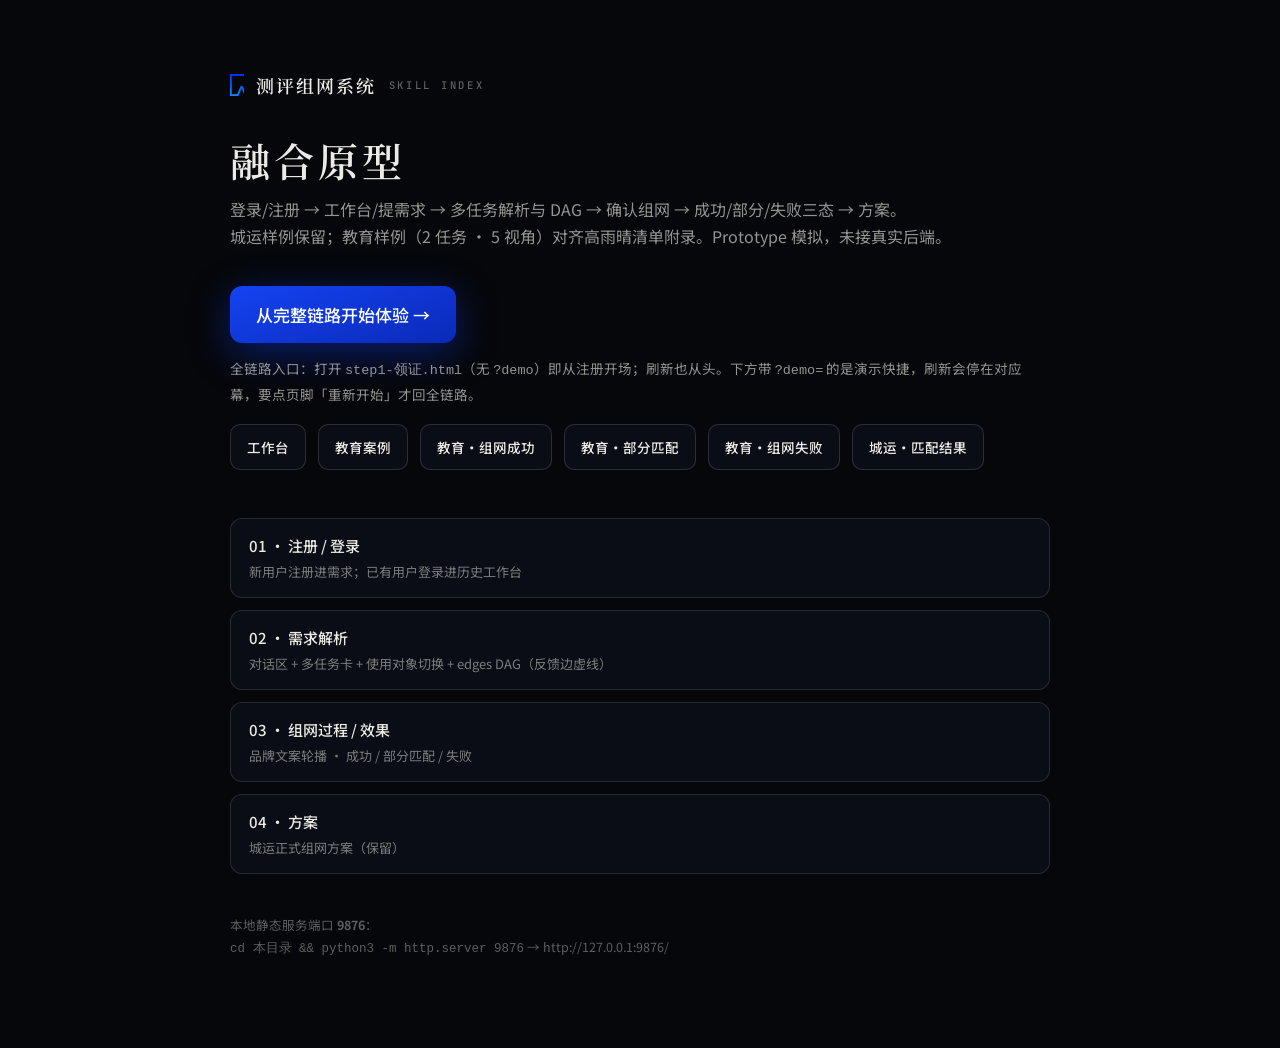
<file: index.html>
<!doctype html>
<html lang="zh-CN">
<head>
<meta charset="utf-8">
<meta name="viewport" content="width=device-width, initial-scale=1">
<title>测评组网系统 · 融合原型</title>
<link rel="stylesheet" href="shell.css">
<style>
html,body{margin:0;min-height:100%;background:#06070A;color:#ECEAE4;
  font-family:NSans,"PingFang SC","Microsoft YaHei",system-ui,sans-serif}
main{max-width:820px;margin:0 auto;padding:72px 28px 80px}
.brand{display:flex;align-items:center;gap:12px;font:600 18px NSerif,"PingFang SC",serif;letter-spacing:.12em}
.brand img{height:22px;filter:brightness(1.35)}
.brand small{font:500 10.5px JBM,monospace;letter-spacing:.26em;color:rgba(236,234,228,.4)}
h1{margin:36px 0 10px;font:600 40px/1.3 NSerif,"PingFang SC",serif;letter-spacing:.1em}
.lead{margin:0 0 36px;font:400 16px/1.7 NSans,"PingFang SC",sans-serif;color:rgba(236,234,228,.62)}
.cta{
  display:inline-flex;align-items:center;gap:12px;text-decoration:none;
  border:0;background:linear-gradient(160deg,#1543F2,#0A2AB8);color:#fff;
  font:500 17px NSans,"PingFang SC",sans-serif;padding:16px 26px;border-radius:12px;
  box-shadow:0 10px 40px rgba(13,59,232,.45);
}
.cta:hover{filter:brightness(1.06)}
.row{display:flex;flex-wrap:wrap;gap:12px;margin-top:18px}
.row a{display:inline-flex;align-items:center;padding:12px 16px;border-radius:10px;text-decoration:none;color:#ECEAE4;
  border:1px solid rgba(255,255,255,.14);background:rgba(14,17,26,.7);font:500 13.5px NSans}
.row a:hover{border-color:rgba(111,147,255,.55)}
.flow{margin-top:48px;display:grid;gap:12px}
.flow a{
  display:block;padding:16px 18px;border-radius:12px;text-decoration:none;color:#ECEAE4;
  border:1px solid rgba(255,255,255,.12);background:rgba(14,17,26,.7);
}
.flow a b{display:block;font:500 15px NSans,"PingFang SC",sans-serif}
.flow a span{display:block;margin-top:6px;font:400 13px NSans,"PingFang SC",sans-serif;color:rgba(236,234,228,.5)}
.flow a:hover{border-color:rgba(111,147,255,.55)}
.note{margin-top:40px;font:400 12.5px/1.7 NSans,"PingFang SC",sans-serif;color:rgba(236,234,228,.38)}
</style>
</head>
<body>
<main>
  <div class="brand"><img src="mark.png" alt="">测评组网系统<small>SKILL INDEX</small></div>
  <h1>融合原型</h1>
  <p class="lead">登录/注册 → 工作台/提需求 → 多任务解析与 DAG → 确认组网 → 成功/部分/失败三态 → 方案。<br>
  城运样例保留；教育样例（2 任务 · 5 视角）对齐高雨晴清单附录。Prototype 模拟，未接真实后端。</p>
  <a class="cta" href="step1-领证.html">从完整链路开始体验 →</a>
  <p class="lead" style="margin-top:14px;margin-bottom:8px;font-size:13.5px">全链路入口：打开 <code>step1-领证.html</code>（无 <code>?demo</code>）即从注册开场；刷新也从头。下方带 <code>?demo=</code> 的是演示快捷，刷新会停在对应幕，要点页脚「重新开始」才回全链路。</p>
  <div class="row">
    <a href="step1-领证.html?demo=workbench">工作台</a>
    <a href="step1-领证.html?demo=edu">教育案例</a>
    <a href="step1-领证.html?demo=edu-match">教育·组网成功</a>
    <a href="step1-领证.html?demo=edu-partial">教育·部分匹配</a>
    <a href="step1-领证.html?demo=edu-fail">教育·组网失败</a>
    <a href="step1-领证.html?demo=match&amp;t=39">城运·匹配结果</a>
  </div>
  <div class="flow">
    <a href="step1-领证.html"><b>01 · 注册 / 登录</b><span>新用户注册进需求；已有用户登录进历史工作台</span></a>
    <a href="step1-领证.html?demo=edu"><b>02 · 需求解析</b><span>对话区 + 多任务卡 + 使用对象切换 + edges DAG（反馈边虚线）</span></a>
    <a href="step1-领证.html?demo=edu-partial"><b>03 · 组网过程 / 效果</b><span>品牌文案轮播 · 成功 / 部分匹配 / 失败</span></a>
    <a href="step1-领证.html?demo=scheme"><b>04 · 方案</b><span>城运正式组网方案（保留）</span></a>
  </div>
  <p class="note">本地静态服务端口 <b>9876</b>：<br><code>cd 本目录 && python3 -m http.server 9876</code> → http://127.0.0.1:9876/</p>
</main>
</body>
</html>
</file>
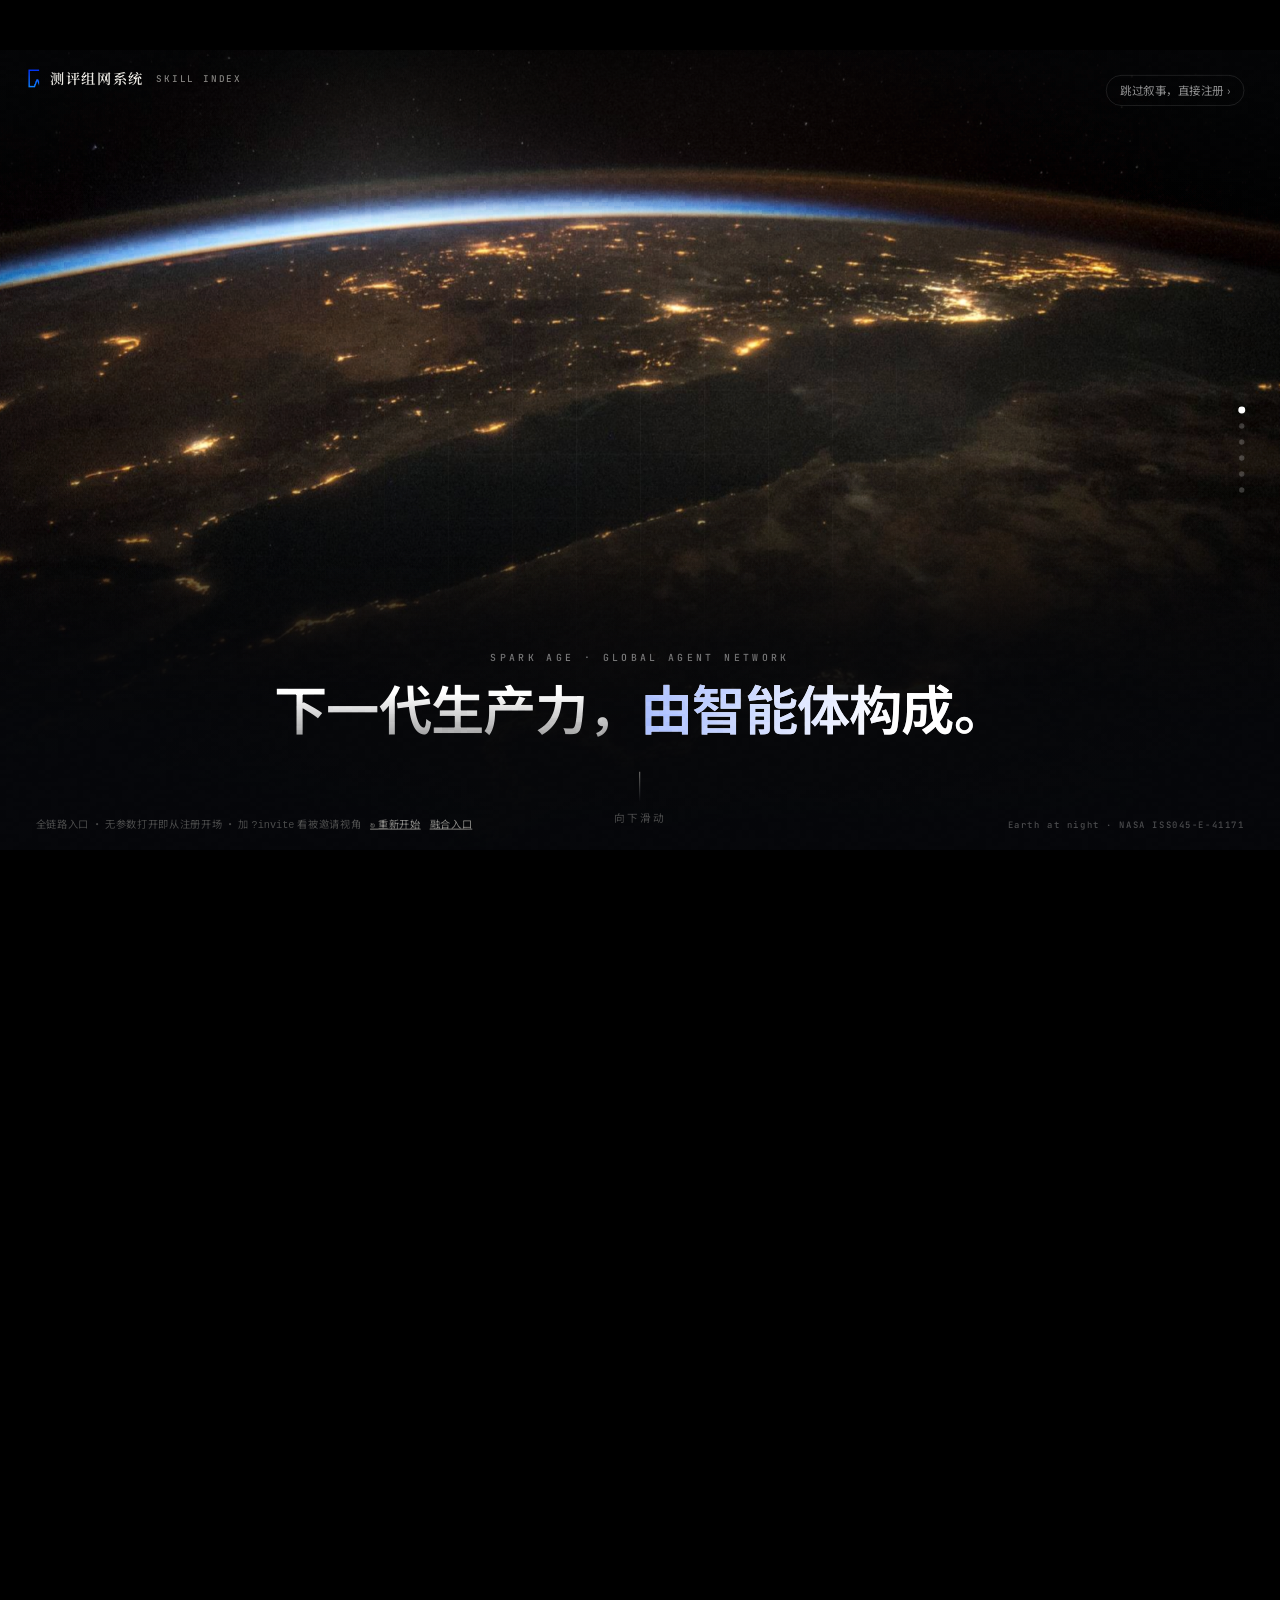
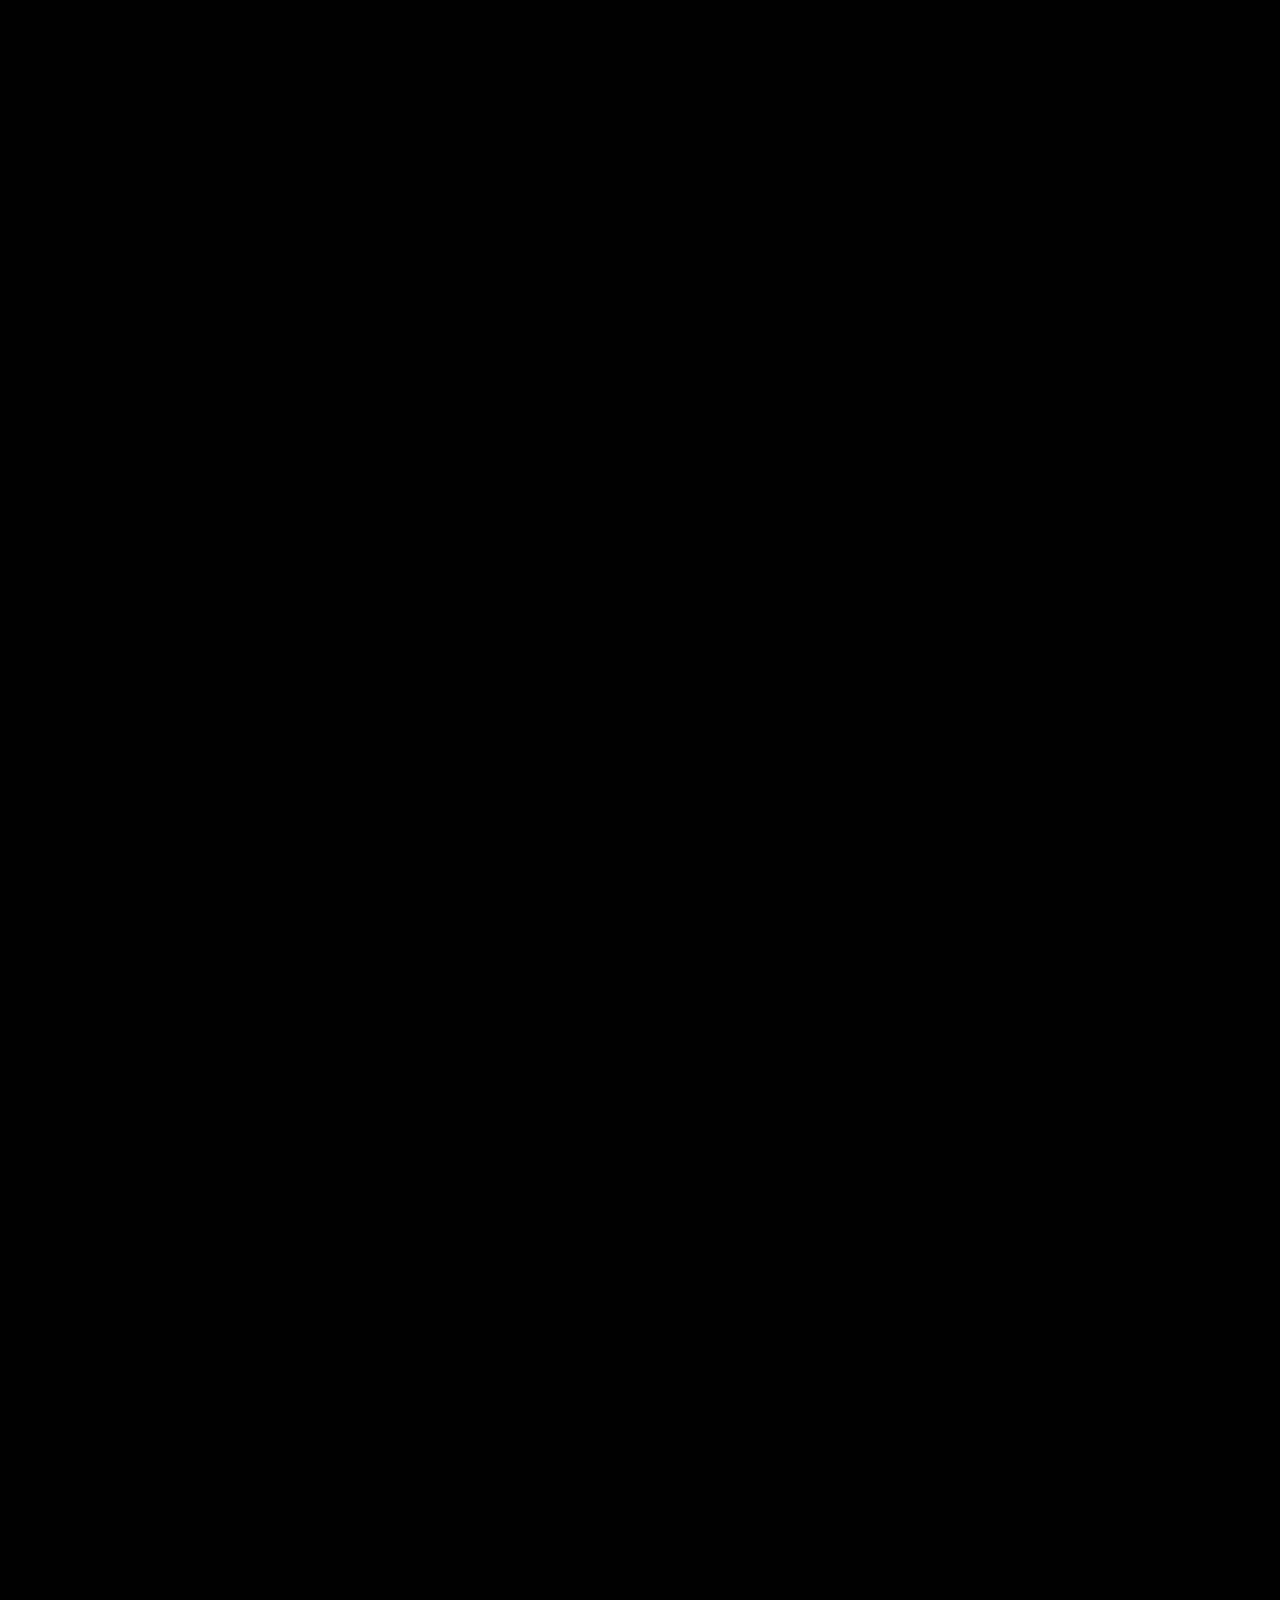
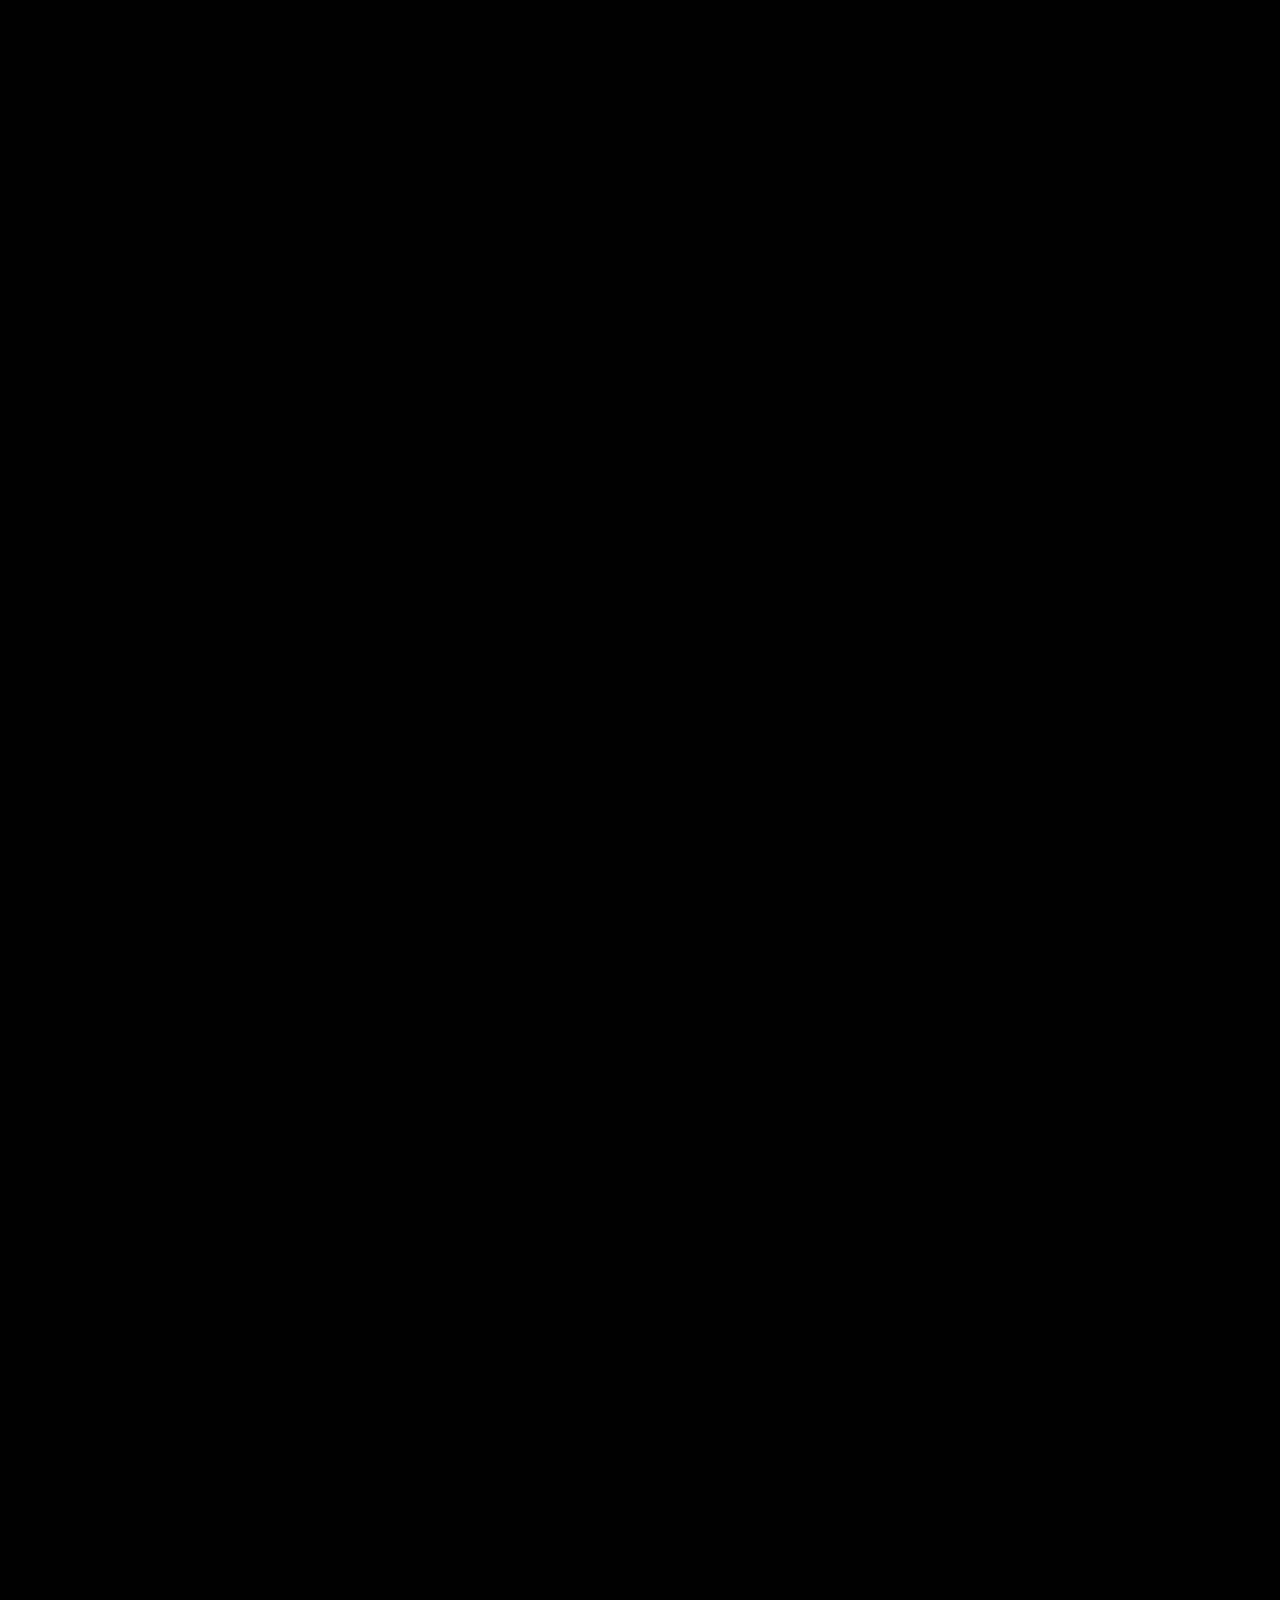
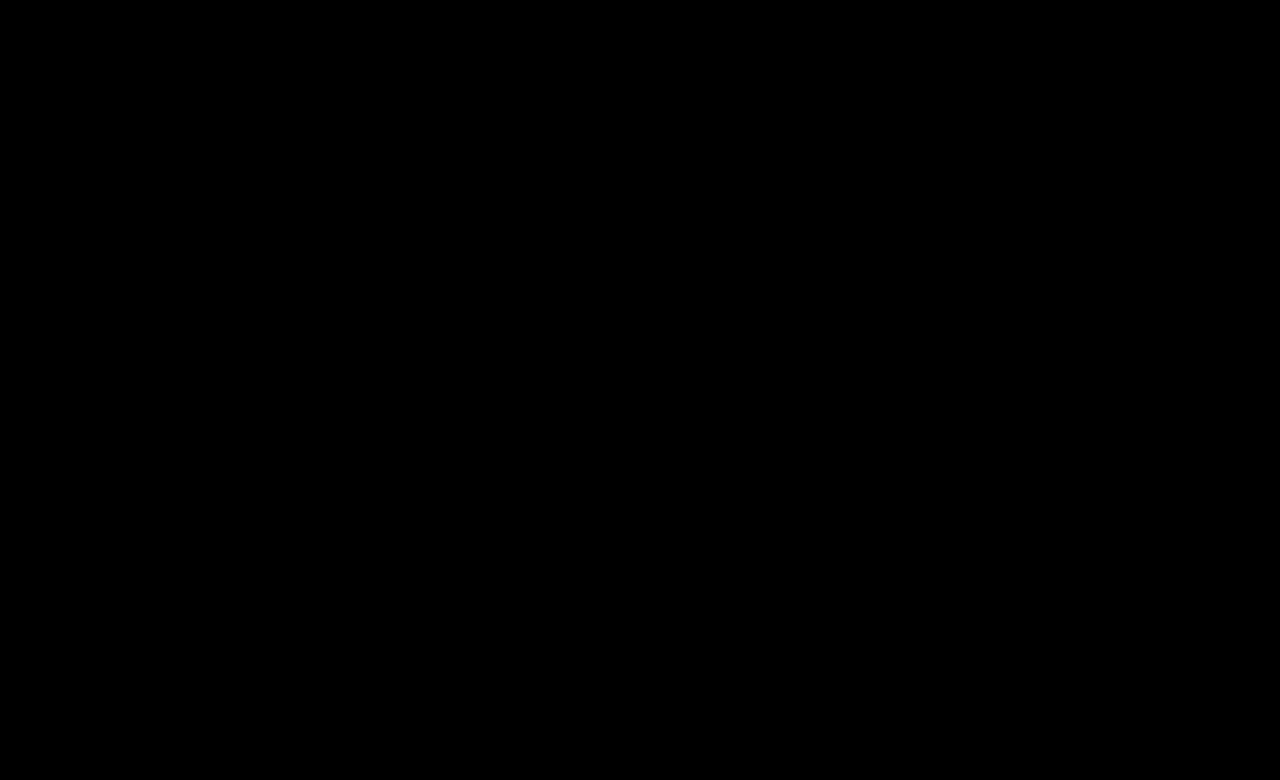
<file: step1-领证.html>
<!doctype html>
<html lang="zh-CN">
<head>
<meta charset="utf-8">
<title>测评组网系统 · 融合原型</title>
<style>
@font-face{font-family:"NR";src:url(fonts/newsreader-400.woff2) format("woff2");font-weight:400}
@font-face{font-family:"NSerif";src:url(fonts/noto-serif-sc-400.woff2) format("woff2");font-weight:400}
@font-face{font-family:"NSerif";src:url(fonts/noto-serif-sc-600.woff2) format("woff2");font-weight:600}
@font-face{font-family:"NSans";src:url(fonts/NotoSansSC-var.ttf) format("truetype");font-weight:100 900}
@font-face{font-family:"JBM";src:url(fonts/JetBrainsMono-var.ttf) format("truetype");font-weight:100 800}
:root{--void:#06070A;--ink:#ECEAE4;--mut:rgba(236,234,228,.58);--faint:rgba(236,234,228,.3);--line:rgba(255,255,255,.14);
  --blue:#0D3BE8;--blue-hi:#6F93FF;--silver:#DCE6FF;--gold:#D4AF6A;--ember:#FF9A62;
  --paper:#F8F7F3;--pink:#15171C;--ink2:#5B606B;--ink3:#9A9EA6;--rule:#DEDBD3}
*{box-sizing:border-box}
html,body{margin:0;background:#000}
body{overflow-x:hidden}
#scroll{width:1px}
body{font-family:NSans,"PingFang SC","Microsoft YaHei",system-ui,sans-serif;color:var(--ink);-webkit-font-smoothing:antialiased}
#app{position:fixed;left:0;top:0;width:1440px;height:900px;background:var(--void);transform-origin:0 0;overflow:hidden}
#bg{position:absolute;inset:0}
button{font:inherit;cursor:pointer}
.layer{position:absolute;inset:0;pointer-events:none;opacity:0;transition:opacity .6s}
.layer.on{opacity:1;pointer-events:auto}
/* 顶栏 */
.top{position:absolute;left:40px;right:40px;top:28px;display:flex;justify-content:space-between;align-items:center;z-index:5}
.brand{display:flex;align-items:center;gap:12px;font:600 15px NSerif;letter-spacing:.12em;color:var(--ink)}
.brand img{height:20px;filter:brightness(1.4)}
.brand small{font:500 10.5px JBM;letter-spacing:.26em;color:var(--faint)}
.skip{background:none;border:1px solid var(--line);color:var(--mut);font:400 13px NSans;padding:7px 15px;border-radius:999px}
.skip:hover{color:var(--ink);border-color:rgba(255,255,255,.35)}
.chipme{display:none;align-items:center;gap:10px;padding:5px 14px 5px 5px;border:1px solid var(--line);border-radius:999px;background:rgba(12,15,24,.8)}
.chipme.on{display:flex;animation:pop .6s cubic-bezier(.2,1.4,.4,1)}
@keyframes pop{0%{transform:scale(.4);opacity:0}100%{transform:scale(1);opacity:1}}
.si{display:inline-grid;place-items:center;width:28px;height:34px;background:linear-gradient(160deg,#1543F2,#071B7A);color:#fff;font:400 17px NR;border-radius:3px;position:relative;flex:none}
.si::before{content:"14";position:absolute;left:3px;top:1px;font:500 6px JBM}
.si.grey{background:linear-gradient(160deg,#D9D6CE,#BDB9B0);color:#15171C}
.chipme b{display:block;font:500 13px NSans}.chipme div span{display:block;font:500 10px JBM;letter-spacing:.14em;color:var(--mut)}
/* 叙事 */
.story{position:absolute;left:0;right:0;top:0;bottom:0;display:flex;flex-direction:column;align-items:center;justify-content:center;text-align:center}
.line{font:300 34px/1.6 NSerif;letter-spacing:.08em;color:var(--ink);opacity:0;transform:translateY(10px);filter:blur(6px);transition:all 1s cubic-bezier(.2,.8,.2,1);position:absolute;left:0;right:0;top:720px}
.line.on{opacity:1;transform:none;filter:none}
.line.off{opacity:0;transform:translateY(-10px);filter:blur(6px)}
.line em{font-style:normal;color:var(--ember)}.line i{font-style:normal;color:var(--blue-hi)}
/* 欢迎 + 输入 */
.hero{position:absolute;left:0;right:0;top:220px;text-align:center;transition:top .8s cubic-bezier(.2,.8,.2,1)}
.hero.up{top:96px}
.kick{font:500 12px JBM;letter-spacing:.34em;color:var(--blue-hi);margin-bottom:22px}
.kick.inv{font:400 15px NSans;letter-spacing:.06em;color:var(--gold)}
.hero h1{margin:0;font:600 52px/1.25 NSerif;letter-spacing:.12em;transition:font-size .8s}
.hero.up h1{font-size:34px}
.hero p{margin:18px 0 0;font:400 17px NSans;color:var(--mut);letter-spacing:.06em}
.hero p b{font:400 22px NR;color:var(--ink);letter-spacing:0}
.ask{position:absolute;left:50%;top:470px;width:760px;margin-left:-380px;transition:all .8s cubic-bezier(.2,.8,.2,1)}
.ask.up{top:250px}
.box{display:flex;align-items:center;gap:14px;padding:10px 10px 10px 24px;border:1px solid rgba(255,255,255,.22);border-radius:16px;background:rgba(14,17,26,.85);box-shadow:0 0 60px rgba(13,59,232,.18)}
.box input{flex:1;background:none;border:0;outline:0;color:var(--ink);font:400 18px NSans;padding:12px 0}
.box input::placeholder{color:var(--faint)}
.go{border:0;background:var(--ink);color:#111;font:500 15px NSans;padding:12px 20px;border-radius:10px;white-space:nowrap}
.go:disabled{opacity:.35;cursor:default}
.eg{margin-top:14px;text-align:left;font:400 13px NSans;color:var(--faint)}
.eg button{background:none;border:1px solid var(--line);color:var(--mut);font:400 13px NSans;padding:5px 12px;border-radius:999px;margin-left:8px}
.eg button:hover{color:var(--ink)}
/* 预告 */
.res{position:absolute;left:50%;top:290px;width:980px;margin-left:-490px;text-align:center}
.need{font:400 14px NSans;color:var(--mut);margin-bottom:16px}
.need b{color:var(--ink);font-weight:400}
.found{font:400 26px NSerif;letter-spacing:.06em}
.found b{font:400 46px NR;color:var(--gold);margin:0 6px;vertical-align:-4px}
.scan{font:500 13px JBM;letter-spacing:.24em;color:var(--blue-hi)}
.grid{display:grid;grid-template-columns:repeat(3,1fr);gap:12px;margin-top:22px;text-align:left}
.ag{position:relative;border:1px solid var(--line);background:rgba(14,17,26,.85);padding:16px 18px;border-radius:12px;overflow:hidden;transition:border-color .5s}
.ag .in{filter:blur(7px);transition:filter .7s}
.ag.open .in{filter:none}.ag.open{border-color:rgba(111,147,255,.5)}
.ag small{font:500 10.5px JBM;letter-spacing:.2em;color:var(--blue-hi)}
.ag b{display:block;margin:6px 0 4px;font:500 17px NSans}
.ag span{font:400 13px NSans;color:var(--mut)}
.ag em{position:absolute;right:16px;top:16px;font:500 11px JBM;font-style:normal;color:var(--gold)}
.lock{position:absolute;inset:0;display:grid;place-items:center;font:400 12px NSans;color:var(--mut);transition:opacity .4s}
.ag.open .lock{opacity:0}
.more{margin-top:14px;font:400 13px NSans;color:var(--faint)}
.gate{margin-top:30px}
.gate p{margin:0 0 16px;font:400 16px NSans;color:var(--mut)}
.cta{border:0;background:linear-gradient(160deg,#1543F2,#0A2AB8);color:#fff;font:500 17px NSans;padding:16px 28px;border-radius:12px;display:inline-flex;align-items:center;gap:12px;box-shadow:0 10px 40px rgba(13,59,232,.45)}
.cta .si{width:24px;height:29px;font-size:14px;border:1px solid rgba(255,255,255,.6)}
.cta small{font:400 13px NSans;opacity:.75}
.next{display:none;gap:12px;justify-content:center;margin-top:30px}
.next.on{display:flex}
.btn2{background:transparent;border:1px solid rgba(255,255,255,.25);color:var(--ink);font:500 15px NSans;padding:14px 22px;border-radius:12px}
.btnw{border:0;background:var(--ink);color:#111;font:500 16px NSans;padding:15px 26px;border-radius:12px}
/* 注册面板 */
#issue{background:rgba(4,5,8,.72);backdrop-filter:blur(6px)}
.reg-panel{grid-template-columns:1fr!important;width:560px!important;height:auto!important;min-height:520px;margin-left:-280px!important}
.reg-panel .form h2{font-size:28px}
.panel{position:absolute;left:50%;top:50%;width:1080px;height:640px;margin:-320px 0 0 -540px;display:grid;grid-template-columns:1fr 470px;background:var(--paper);color:var(--pink);border-radius:20px;overflow:hidden;box-shadow:0 40px 120px rgba(0,0,0,.6);transform:translateY(20px);transition:transform .6s cubic-bezier(.2,.8,.2,1)}
#issue.on .panel{transform:none}
.form{padding:56px 56px 40px;display:flex;flex-direction:column}
.form .k{font:500 11px JBM;letter-spacing:.3em;color:var(--blue)}
.form h2{margin:14px 0 8px;font:600 34px NSerif;letter-spacing:.1em}
.form .sub{font:400 15px NSans;color:var(--ink2)}
.f{margin-top:26px}
.f label{display:flex;justify-content:space-between;font:500 12px JBM;letter-spacing:.2em;color:var(--ink3)}
.f label i{font:400 12.5px NSans;font-style:normal;letter-spacing:.02em;color:var(--blue);opacity:0;transition:opacity .3s}
.f.fill label i{opacity:1}
.f input{width:100%;margin-top:8px;border:0;border-bottom:1.5px solid var(--rule);background:none;outline:0;font:400 20px NSans;color:var(--pink);padding:8px 0;transition:border-color .3s}
.f input:focus{border-color:var(--pink)}
.calm{margin-top:auto;font:400 12.5px NSans;color:var(--ink3)}
.sign{margin-top:14px;border:0;background:var(--pink);color:#fff;font:500 16px NSans;padding:16px 0;border-radius:12px;width:100%}
.sign:disabled{opacity:.3;cursor:default}
.cardside{background:#E9E6DF;display:grid;place-items:center;position:relative;perspective:1400px}
.status{position:absolute;left:0;right:0;bottom:22px;text-align:center;font:400 13px NSans;color:var(--ink2)}
.status b{color:var(--blue);font-weight:500}.status.pend b{color:#8A6A1F}
/* 卡（沿用 Si-ID v1，整体缩放） */
.cwrap{width:372px;height:533px;position:relative;flex:none}
.card{position:absolute;left:0;top:0;width:600px;height:860px;transform-origin:0 0;border-radius:24px;background:#F8F7F3;overflow:hidden;color:#15171C;
  box-shadow:0 30px 60px -20px rgba(20,24,40,.45),0 8px 18px -8px rgba(20,24,40,.3);transition:transform .5s cubic-bezier(.2,.8,.2,1)}
.card .art{position:absolute;left:16px;top:16px;width:568px;height:560px;border-radius:12px;overflow:hidden}
.card canvas{position:absolute;inset:0;width:100%;height:100%}
.c-top{position:absolute;left:44px;right:44px;top:42px;display:flex;justify-content:space-between;z-index:2;color:rgba(255,255,255,.92)}
.c-top .t1{font:500 13px JBM;letter-spacing:.32em}.c-top .t1 i{display:block;font:400 19px NSerif;font-style:normal;letter-spacing:.2em;margin-top:9px}
.c-top .t2{text-align:right;font:500 12px/1.7 JBM;letter-spacing:.24em;opacity:.85}.c-top .t2 b{display:block;font:400 26px NR;letter-spacing:.02em;color:#fff}
.tile{position:absolute;left:50%;top:150px;width:272px;height:300px;margin-left:-136px;z-index:2;border:1.5px solid rgba(255,255,255,.95);background:rgba(7,27,122,.78);color:#fff}
.tile .n{position:absolute;left:22px;top:18px;font:500 22px JBM}.tile .m{position:absolute;right:20px;top:22px;font:500 13px JBM;opacity:.8}
.tile .sym{position:absolute;left:0;right:0;top:54px;text-align:center;font:400 156px/1 NR;letter-spacing:-.02em}
.tile .nm{position:absolute;left:0;right:0;bottom:22px;text-align:center}.tile .nm b{display:block;font:400 22px NR;letter-spacing:.06em}.tile .nm small{display:block;margin-top:6px;font:500 12px JBM;letter-spacing:.32em;opacity:.85}
.die{position:absolute;left:44px;right:44px;top:540px;display:flex;justify-content:space-between;z-index:2;font:500 11px JBM;letter-spacing:.26em;color:rgba(255,255,255,.78)}
.label{position:absolute;left:44px;right:44px;top:600px}
.label .who{display:flex;align-items:baseline;gap:14px;padding-bottom:12px;border-bottom:1px solid #DEDBD3;min-height:48px}
.label .who b{font:600 30px NSerif;letter-spacing:.12em}.label .who span{font:400 15px NSans;color:#5B606B}
.label dl{display:grid;grid-template-columns:64px 1fr;row-gap:10px;margin:14px 0 0}
.label dt{font:500 11px JBM;letter-spacing:.24em;color:#9A9EA6;padding-top:3px}.label dd{margin:0;font:400 15.5px NSans;min-height:22px}.label dd.mono{font:500 15px JBM;letter-spacing:.12em}
.pend-tag{display:none;font:500 12px JBM;letter-spacing:.2em;padding:4px 10px;border:1.5px dashed #15171C;margin-left:6px}
.card.pending .pend-tag{display:inline-block}
.card.pending .c-top,.card.pending .die{color:rgba(21,23,28,.72)}.card.pending .c-top .t2 b{color:#15171C}
.card.pending .tile{background:rgba(244,242,237,.85);border-color:#15171C;color:#15171C}
.stamp{position:absolute;right:38px;top:612px;width:104px;height:128px;z-index:3;background:#fff;padding:9px;filter:drop-shadow(0 3px 5px rgba(0,0,0,.18));
  -webkit-mask:linear-gradient(#000 0 0) center/calc(100% - 10px) calc(100% - 10px) no-repeat,radial-gradient(circle 4px,transparent 3.5px,#000 4px) -5px -5px/10px 10px round;
  opacity:0;transform:rotate(-7deg) scale(2.2)}
.stamp.on{animation:stamp .55s cubic-bezier(.3,1.6,.5,1) forwards}
@keyframes stamp{0%{opacity:0;transform:rotate(-20deg) scale(2.2)}100%{opacity:1;transform:rotate(-7deg) scale(1)}}
.stamp .in{width:100%;height:100%;background:linear-gradient(160deg,#1240f0,#071B7A);color:#fff;position:relative;text-align:center}
.stamp .in b{display:block;padding-top:14px;font:400 44px/1 NR}.stamp .in small{position:absolute;left:0;right:0;font:600 7.5px JBM;letter-spacing:.2em}
.stamp .in small.s1{bottom:26px}.stamp .in small.s2{bottom:12px;opacity:.75}
.flash{position:absolute;inset:0;background:radial-gradient(circle at 70% 75%,rgba(255,255,255,.9),transparent 60%);opacity:0;pointer-events:none;z-index:4}
.flash.on{animation:fl .8s}@keyframes fl{0%{opacity:.9}100%{opacity:0}}
.card.shake{animation:sk .35s}@keyframes sk{30%{translate:0 4px}60%{translate:0 -2px}}
/* 分享 */
#share{background:rgba(4,5,8,.78);backdrop-filter:blur(6px)}
.sp{position:absolute;left:50%;top:50%;width:760px;margin:-300px 0 0 -380px;display:flex;gap:40px;align-items:center}
.sp .txt h3{margin:0 0 10px;font:600 28px NSerif;letter-spacing:.08em}
.sp .txt p{margin:0 0 22px;font:400 15px/1.8 NSans;color:var(--mut)}
.sp .x{position:absolute;right:-40px;top:-20px;background:none;border:0;color:var(--mut);font-size:22px}
.demo{position:absolute;left:40px;bottom:22px;font:400 11.5px NSans;color:var(--faint);z-index:6}
.demo a{color:var(--mut);margin-left:10px}

/* v3 滚动叙事 */
#welcome .hero2 h1{color:transparent !important;text-shadow:none !important}
.heroS{position:absolute;left:0;right:0;top:0;bottom:0;pointer-events:none}
.heroS .k{position:absolute;left:0;right:0;top:668px;text-align:center;font:500 12px JBM;letter-spacing:.5em;color:var(--mut)}
.heroS h1{position:absolute;left:0;right:0;top:698px;margin:0;text-align:center;font:600 52px/1.2 NSerif;letter-spacing:.1em;color:#fff;text-shadow:0 0 40px rgba(0,0,0,.9)}
.heroS h1 span{background:linear-gradient(90deg,#9DB5FF,#fff 55%,#E9D3A3);-webkit-background-clip:text;background-clip:text;-webkit-text-fill-color:transparent}
.hint{position:absolute;left:50%;top:812px;transform:translateX(-50%);display:flex;flex-direction:column;align-items:center;gap:8px;font:400 12px NSans;letter-spacing:.3em;color:var(--faint)}
.hint i{width:1px;height:34px;background:linear-gradient(var(--mut),transparent);animation:drop 1.8s ease-in-out infinite}
@keyframes drop{0%{transform:scaleY(0);transform-origin:top}50%{transform:scaleY(1);transform-origin:top}51%{transform-origin:bottom}100%{transform:scaleY(0);transform-origin:bottom}}
.prog{position:absolute;right:40px;top:50%;transform:translateY(-50%);display:flex;flex-direction:column;gap:12px;z-index:6}
.prog i{width:6px;height:6px;border-radius:50%;background:rgba(255,255,255,.2);transition:all .3s}
.prog i.on{background:#fff;box-shadow:0 0 10px rgba(255,255,255,.7);transform:scale(1.3)}
/* v2 叙事 */
#story::after{content:"";position:absolute;left:0;right:0;bottom:0;height:330px;background:linear-gradient(transparent,rgba(6,7,10,.86) 55%);pointer-events:none;z-index:-1}
#story{z-index:1}
.line{text-shadow:0 0 30px rgba(0,0,0,.9)}
.line{font:300 40px/1.5 NSerif !important;letter-spacing:.06em !important;top:690px !important;text-align:center;transition:none !important;opacity:0}
.line::before{content:attr(data-n);display:block;font:500 11px JBM;letter-spacing:.42em;color:var(--faint);margin-bottom:16px}
.line b{font-weight:400 !important;color:#fff !important;background:linear-gradient(90deg,#9DB5FF,#fff 60%,#E9D3A3);-webkit-background-clip:text;background-clip:text;-webkit-text-fill-color:transparent}
.odo{position:absolute;left:0;right:0;top:250px;text-align:center;opacity:0;transition:opacity .7s}
.odo.on{opacity:1}
.odo .lab{font:500 12px JBM;letter-spacing:.44em;color:var(--mut);margin-bottom:14px;transition:color .5s}
.odo .num{display:inline-flex;font:300 92px/1 NR;letter-spacing:-.01em;color:#fff;height:96px;overflow:hidden}
.odo .num span{display:inline-block;height:96px;overflow:hidden;position:relative}
.odo .num span i{display:block;font-style:normal;transition:transform .9s cubic-bezier(.2,.8,.2,1)}
.odo .num span.sep{width:.28em;color:rgba(255,255,255,.4)}
.odo .zh{margin-top:18px;font:400 22px NSerif;letter-spacing:.5em;color:var(--gold);opacity:0;transform:translateY(8px);transition:all .7s}
.odo.future .lab{color:var(--gold)}.odo.future .zh{opacity:1;transform:none}
/* 欢迎页样卡 */
.spec{position:absolute;left:50%;top:328px;width:240px;height:344px;margin-left:-120px;perspective:1200px}
.spec .card{transform-origin:0 0}
.spec .sh{position:absolute;inset:0;border-radius:15px;pointer-events:none;background:linear-gradient(115deg,transparent 35%,rgba(255,255,255,.55) 48%,transparent 60%);mix-blend-mode:soft-light;background-size:250% 100%;animation:shine 4.5s ease-in-out infinite}
@keyframes shine{0%{background-position:120% 0}60%,100%{background-position:-60% 0}}
.spec-wrap{position:absolute;inset:0;transform-style:preserve-3d;animation:sway 7s ease-in-out infinite}
@keyframes sway{0%,100%{transform:rotateY(-14deg) rotateX(6deg) translateY(0)}50%{transform:rotateY(12deg) rotateX(-4deg) translateY(-8px)}}
.spec-shadow{position:absolute;left:50%;top:690px;width:220px;height:26px;margin-left:-110px;background:radial-gradient(closest-side,rgba(13,59,232,.5),transparent);filter:blur(6px)}
.hero2{top:96px !important}.hero2 h1{font-size:50px !important}
.ctaw{top:728px !important}
.cta{background:linear-gradient(180deg,#2A57FF,#0D3BE8 55%,#0A2AB8) !important;box-shadow:0 1px 0 rgba(255,255,255,.35) inset,0 18px 50px -10px rgba(13,59,232,.7),0 0 0 1px rgba(255,255,255,.08) !important}
.cta:hover{filter:brightness(1.1)}

.line b{font-weight:600;color:var(--blue-hi)}
.meter{position:absolute;left:0;right:0;top:118px;text-align:center;opacity:0;transition:opacity .6s}
.meter.on{opacity:1}
.meter small{display:block;font:500 12px JBM;letter-spacing:.4em;color:var(--mut);transition:color .4s}
.meter b{display:block;margin-top:4px;font:400 66px NR;color:var(--ink);letter-spacing:.01em;transition:transform .5s cubic-bezier(.2,1.4,.4,1)}
.meter.future small{color:var(--gold)}.meter.future b{color:var(--gold);transform:scale(1.15)}
.hero2{position:absolute;left:0;right:0;top:120px;text-align:center}
.hero2 .kick{margin-bottom:20px}
.hero2 h1{margin:0;font:600 54px/1.25 NSerif;letter-spacing:.12em;text-shadow:0 0 40px rgba(0,0,0,.8)}
.hero2 p{margin:18px 0 0;font:400 17px NSans;color:var(--mut);letter-spacing:.06em}
.hero2 p b{font:400 22px NR;color:var(--ink);letter-spacing:0}
.ctaw{position:absolute;left:0;right:0;top:690px;text-align:center}
.ctaw .calm2{margin-top:14px;font:400 13px NSans;color:var(--faint)}
/* ═════ v7 质感：黑白灰 + 一个品牌蓝；黑体收紧字距；随滚动逐字点亮 ═════ */
:root{--txt:linear-gradient(180deg,#FFFFFF 30%,rgba(255,255,255,.62))}
#app{background:#050608}
.grain{position:absolute;inset:-50%;z-index:30;pointer-events:none;opacity:.07;mix-blend-mode:overlay;animation:grain 1s steps(6) infinite}
@keyframes grain{0%{transform:translate(0,0)}20%{transform:translate(-3%,2%)}40%{transform:translate(2%,-3%)}60%{transform:translate(-2%,-1%)}80%{transform:translate(3%,3%)}}
.grid{position:absolute;inset:0;pointer-events:none;background-image:linear-gradient(rgba(255,255,255,.035) 1px,transparent 1px),linear-gradient(90deg,rgba(255,255,255,.035) 1px,transparent 1px);background-size:72px 72px;
  -webkit-mask:radial-gradient(ellipse 60% 55% at 50% 45%,#000,transparent 75%)}
.topbeam{position:absolute;left:50%;top:-260px;width:1100px;height:700px;margin-left:-550px;pointer-events:none;opacity:0;transition:opacity 1.2s;
  background:radial-gradient(ellipse 50% 60% at 50% 0%,rgba(120,150,255,.22),rgba(60,90,255,.06) 45%,transparent 70%)}
.topbeam.on{opacity:1}
.brand{font:600 15px NSans !important;letter-spacing:.02em !important}
.skip{border-color:rgba(255,255,255,.12) !important;color:rgba(255,255,255,.55) !important}
/* 首屏 */
.heroS .k{font:500 11px JBM !important;letter-spacing:.32em !important;color:rgba(255,255,255,.45) !important;top:660px !important}
.heroS h1{font:600 60px/1.15 NSans !important;letter-spacing:-.02em !important;top:688px !important;text-shadow:none !important;background:var(--txt);-webkit-background-clip:text;background-clip:text;-webkit-text-fill-color:transparent}
.heroS h1 span{background:linear-gradient(90deg,#A9BEFF,#FFFFFF 70%) !important;-webkit-background-clip:text !important;background-clip:text !important;-webkit-text-fill-color:transparent !important}
.hint{letter-spacing:.2em !important}
/* 四幕字幕：逐字点亮 */
.line{font:600 38px/1.4 NSans !important;letter-spacing:-.01em !important;top:680px !important;text-shadow:none !important;filter:none !important;color:#fff !important}
.line::before{font:500 11px JBM !important;letter-spacing:.3em !important;color:rgba(255,255,255,.35) !important;margin-bottom:18px !important}
.line .c{transition:color .25s,opacity .25s;color:rgba(255,255,255,.14)}
.line .c.on{color:#fff}
.line b,.line b .c{background:none !important;-webkit-text-fill-color:currentColor !important}
.line b .c.on{color:#A9BEFF}
/* 翻牌读数 */
.odo .lab{font:500 11px JBM !important;letter-spacing:.32em !important;color:rgba(255,255,255,.45) !important}
.odo .num{font:300 96px/1 JBM !important;letter-spacing:-.04em !important;color:#fff !important}
.odo .num span.sep{color:rgba(255,255,255,.25)}
.odo .zh{font:500 13px JBM !important;letter-spacing:.32em !important;color:rgba(255,255,255,.7) !important;margin-top:20px !important}
.odo.future .lab{color:#A9BEFF !important}
/* 欢迎页 */
.hero2 .kick{font:500 11px JBM !important;letter-spacing:.32em !important;color:rgba(255,255,255,.45) !important}
.hero2 h1{font:600 64px/1.15 NSans !important;letter-spacing:-.025em !important;text-shadow:none !important}
#welcome .hero2 h1{color:transparent !important}
#welcome .hero2 h1 .c{display:inline-block;background:var(--txt);-webkit-background-clip:text;background-clip:text;-webkit-text-fill-color:transparent;opacity:0;filter:blur(10px);transform:translateY(.25em);transition:opacity .9s,filter .9s,transform .9s cubic-bezier(.2,.8,.2,1)}
#welcome .hero2 h1.crys .c{opacity:1;filter:none;transform:none}
#welcome .hero2 h1 .sheen{position:absolute;inset:-10% 0;pointer-events:none;background:linear-gradient(105deg,transparent 40%,rgba(255,255,255,.9) 50%,transparent 60%);background-size:250% 100%;background-position:120% 0;
  -webkit-background-clip:text;background-clip:text;-webkit-text-fill-color:transparent;opacity:0}
#welcome .hero2 h1.sweep .sheen{animation:sweep 1.6s cubic-bezier(.4,0,.2,1) forwards}
@keyframes sweep{0%{opacity:1;background-position:120% 0}100%{opacity:1;background-position:-30% 0}}
.hero2 p{font:400 16px NSans !important;letter-spacing:0 !important;color:rgba(255,255,255,.5) !important;opacity:0;transition:opacity 1s .2s}
.hero2.ready p{opacity:1}
.hero2 p b{font:500 16px JBM !important;color:#fff !important}
.spec,.spec-shadow,.ctaw{opacity:0;transition:opacity 1s .4s,transform 1s .4s cubic-bezier(.2,.8,.2,1)}
.spec{transform:translateY(16px)}
#welcome.ready .ctaw,#welcome.on .ctaw{opacity:1;transform:none}
#welcome .ctaw{transition-delay:.35s}
/* 签发后层：CTA / 说明必须可见（不受 welcome 入场 opacity:0 影响） */
#after.on .ctaw{opacity:1!important;transform:none!important;pointer-events:auto}
#after.on .hero2 p{opacity:1!important}
#after.on .hero2{opacity:1}
#after.leaving .ctaw{opacity:0!important;pointer-events:none}

.spec-shadow{background:radial-gradient(closest-side,rgba(0,0,0,.6),transparent) !important}
.spec .sh{animation-duration:6s !important}
.cta{background:#F5F5F2 !important;color:#0A0B0E !important;box-shadow:0 0 0 1px rgba(255,255,255,.15),0 10px 40px -10px rgba(120,150,255,.35) !important;border-radius:999px !important;padding:14px 26px !important;font:600 15px NSans !important}
.cta .si{border:0 !important}
.cta small{color:rgba(10,11,14,.5) !important;opacity:1 !important}
.ctaw .calm2{color:rgba(255,255,255,.35) !important}
.prog i.on{box-shadow:none !important}
/* v8 首屏：宇航员视角真实地球 */
.earth{position:absolute;inset:0;overflow:hidden;will-change:opacity}
.earth img{position:absolute;left:50%;top:50%;width:1560px;height:auto;transform-origin:50% 40%;will-change:transform;filter:saturate(.9) contrast(1.06)}
.eshade{position:absolute;inset:0;background:
  linear-gradient(180deg,rgba(5,6,8,.55) 0%,rgba(5,6,8,0) 22%,rgba(5,6,8,0) 52%,rgba(5,6,8,.78) 74%,#050608 100%),
  radial-gradient(ellipse 80% 70% at 50% 40%,transparent 55%,rgba(5,6,8,.6))}
#lights{pointer-events:none}
.credit{position:absolute;right:40px;bottom:22px;font:500 10px JBM;letter-spacing:.14em;color:rgba(255,255,255,.28);z-index:6;transition:opacity .4s}
.heroS .k{top:676px !important}.heroS h1{top:704px !important}
/* register-cta-fix */
#welcome.on .ctaw{opacity:1!important;transform:none!important;pointer-events:auto!important}
#welcome .spec,#welcome .spec-shadow{display:none!important}
</style>
<link rel="stylesheet" href="shell.css">
<link rel="stylesheet" href="demand-act.css?v=confirmstay1">
<link rel="stylesheet" href="demand-report.css">
<link rel="stylesheet" href="match-act.css">
<link rel="stylesheet" href="enrich-act.css?v=enrichfix4">
<link rel="stylesheet" href="scheme-act.css">
<link rel="stylesheet" href="checklist-proto.css?v=confirmstay1">
<script src="shell.js?v=dropask1"></script>
</head>
<body>
<div id="scroll"></div>
<div id="app">
  <canvas id="bg" width="1440" height="900"></canvas>
  <div class="earth" id="earth"><img src="assets/earth-iss045.jpg" alt="" id="earthImg"><div class="eshade"></div></div>
  <canvas id="lights" width="1440" height="900"></canvas>
  <div class="grid"></div><div class="topbeam" id="topbeam"></div>
  <div class="credit" id="credit">Earth at night · NASA ISS045-E-41171</div>
  <div class="top">
    <div class="brand"><img src="mark.png" alt="">测评组网系统<small>SKILL INDEX</small></div>
    <button class="skip" id="skip">跳过叙事，直接注册 ›</button>
    <div class="chipme" id="chipme"><span class="si" id="chipSi">·</span><div><b id="chipName">—</b><span id="chipNo">—</span></div></div>
  </div>

  <!-- 1 叙事：百亿级智能体成为新的数字生产力 -->
  <div class="layer on" id="story">
    <div class="heroS" id="heroS"><div class="k">SPARK AGE · GLOBAL AGENT NETWORK</div>
      <h1>下一代生产力，<span>由智能体构成。</span></h1>
      <div class="hint"><i></i>向下滑动</div></div>
    <div class="odo" id="odo"><div class="lab" id="olab">今天 · 网络中的智能体</div><div class="num" id="onum"></div><div class="zh">百亿级</div></div>
    <div class="line" id="l1" data-n="01 / 04 · 工业时代">工业时代，机器成为新的劳动力。</div>
    <div class="line" id="l2" data-n="02 / 04 · 智能时代">智能时代，<b>百亿级智能体</b>正在成为新的数字生产力。</div>
    <div class="line" id="l3" data-n="03 / 04 · 秩序">它们需要被验证、被找到、被组织起来。</div>
    <div class="line" id="l4" data-n="04 / 04"><b>3000+</b> 个智能体，已各就其位。</div>
  </div>

  <!-- 2 欢迎加入 -->
  <div class="layer" id="welcome">
    <div class="hero2"><div class="kick" id="kick">JOIN THE NETWORK</div><h1 id="wt">你提需求，我来组织</h1>
      <p>今天，已有 <b>3000+</b> 个智能体 · <b>10000+</b> 项技能 在网络中</p></div>
    <div class="ctaw"><button class="cta" id="open">注册账号，开始使用<small>约 30 秒</small></button>
      <div class="calm2">说清场景里的问题，平台帮你匹配智能体，组出可落地的方案</div></div>
  </div>

  <!-- 3 注册成功 -->
  <div class="layer" id="after">
    <div class="hero2"><div class="kick">ACCOUNT · READY</div><h1 id="hi">欢迎你。</h1>
      <p>先指出你要解决的问题。平台整理成需求、请你确认业务流程，再为你匹配智能体并给出组网方案。</p></div>
    <div class="ctaw"><div class="next on"><button class="btn2" id="shareBtn">邀请同事一起用</button><button class="btnw" id="goDemand">开始提出需求 →</button></div></div>
  </div>

  <!-- 4 注册 -->
  <div class="layer" id="issue">
    <div class="panel reg-panel">
      <div class="form" style="grid-column:1/-1;max-width:520px;margin:0 auto;padding:56px 48px 48px">
        <div class="k">CREATE ACCOUNT</div>
        <h2>注册账号</h2>
        <div class="sub">先留姓名、机构和岗位，方便协作和匹配。</div>
        <div class="f"><label>姓名<i>怎么称呼你</i></label><input id="fName" maxlength="10" autocomplete="off" placeholder="例：陈思远"></div>
        <div class="f"><label>所在机构<i id="orgHint">用于匹配同机构协作</i></label><input id="fOrg" maxlength="40" autocomplete="off" placeholder="例：全球数源中心（广州南沙）有限公司"></div>
        <div class="f"><label>岗位<i>让需求与方案更贴你的职责</i></label><input id="fRole" maxlength="20" autocomplete="off" placeholder="例：消防信息化负责人"></div>
        <div class="calm">仅用于匹配与协作，不对外公开 · 随时可改</div>
        <button class="sign" id="sign" disabled>完成注册</button>
        <!-- 兼容旧脚本：隐藏卡面节点，避免 JS 空引用 -->
        <div id="card" hidden aria-hidden="true" style="display:none">
          <canvas id="art" width="1" height="1"></canvas>
          <b id="cNo"></b><span id="cDate"></span><span id="cDie"></span><span id="cWafer"></span>
          <b id="cName"></b><dd id="cOrg"></dd><dd id="cRole"></dd><dd id="cSid"></dd>
          <div id="stamp"><div class="in"></div></div><div id="flash"></div>
        </div>
        <div id="status" hidden></div>
      </div>
    </div>
  </div>

  <!-- 5 分享 -->
  <div class="layer" id="share">
    <div class="sp"><button class="x" id="shX">×</button>
      <div class="cwrap" id="shareCard" style="width:298px;height:427px"></div>
      <div class="txt"><h3 id="shTitle">邀请同事一起用</h3><p id="shText">把链接发给同事。他们注册后可挂到同一机构下，提需求时能看到彼此用过的智能体。</p>
        <button class="btnw" id="copy">复制邀请链接</button></div></div>
  </div>

  <canvas class="grain" id="grain" width="400" height="400"></canvas>
  <div class="prog" id="prog"><i></i><i></i><i></i><i></i><i></i><i></i></div>
  <div class="demo">全链路入口 · 无参数打开即从注册开场 · 加 <code>?invite</code> 看被邀请视角<a href="step1-领证.html" data-restart="1">↻ 重新开始</a><a href="index.html">融合入口</a></div>

  <!-- 同页需求幕：左整理/流程预览 + 右需求文档与输入（新客户提需求） -->
  <div id="demandAct" aria-hidden="true">
    <div class="dm-shell">
      <section class="dm-viz" id="dmViz">
        <div class="dm-viz-empty" id="dmVizEmpty">
          <b>需求整理与业务流程</b>
          <p>在右侧描述你的需求后，这里会先理解并整理需求，再生成业务流程并更新预览。</p>
        </div>
        <div class="dm-org" id="dmOrgCard" hidden>
          <header class="dm-org-hd">
            <h2>正在整理需求</h2>
            <span class="dm-org-timer" id="dmOrgTimer" aria-hidden="true">已用时 0 秒</span>
          </header>
          <ol class="dm-org-steps" id="dmOrgSteps">
            <li data-step="1" class="is-on"><i>1</i><span>理解并整理需求</span></li>
            <li data-step="2" class="is-wait"><i>2</i><span>生成业务流程并核对需求</span></li>
            <li data-step="3" class="is-wait"><i>3</i><span>更新需求预览</span></li>
          </ol>
          <div class="dm-org-skel" aria-hidden="true">
            <span class="dm-skel-bar w1"></span>
            <span class="dm-skel-bar w2"></span>
            <span class="dm-skel-bar w3"></span>
            <span class="dm-skel-block"></span>
            <span class="dm-skel-block"></span>
          </div>
          <p class="dm-org-foot">需求整理好后会先显示，业务流程生成完成后会自动更新。</p>
        </div>
        <div class="dm-flowview" id="dmFlowView" hidden></div>
        <span id="dmChatTitle" hidden>新对话</span>
      </section>
      <div class="dm-split" id="dmSplit" title="拖动调整预览与需求的宽度"></div>
      <section class="dm-panel" id="dmPanel">
        <header class="dm-panel-hd">
          <div class="dm-panel-title">
            <span class="dm-kicker">需求文档</span>
            <h2 id="dmReqTitle" contenteditable="false">未命名需求</h2>
            <span class="dm-ver" id="dmVer">V1</span>
            <span class="dm-badge" id="dmBadge" data-st="idle">待整理</span>
            <button type="button" class="dm-ghost" id="dmGuide" title="演示说明">使用说明</button>
          </div>
        </header>
        <div class="dm-panel-body" id="dmPanelBody">
          <div class="dm-panel-empty" id="dmPanelEmpty">
            <b>在这里描述你的需求</b>
            <p>平台会整理成结构化需求文档，左侧同步理解需求并生成业务流程。演示可一键填入案例。</p>
            <div class="dm-case-row">
              <button type="button" class="dm-case" id="dmUseCase">使用城运案例</button>
            </div>
          </div>
          <div class="dm-panel-content" id="dmPanelContent" hidden>
            <div id="dmDoc" class="dm-doc"></div>
          </div>
        </div>
        <div class="dm-log" id="dmLog" hidden role="log"></div>
        <footer class="dm-composer">
          <div class="dm-tools">
            <button type="button" class="dm-tool" disabled title="演示版">语音</button>
            <button type="button" class="dm-tool" disabled title="演示版">文件</button>
            <button type="button" class="dm-tool accent" id="dmFillCase">一键填入案例</button>
          </div>
          <div class="dm-input-row">
            <textarea id="dmInput" rows="2" placeholder="在这里描述你的需求，也可以添加文件…"></textarea>
            <button type="button" class="dm-send" id="dmSend" disabled aria-label="发送">↑</button>
          </div>
        </footer>
        <footer class="dm-panel-ft">
          <div class="dm-ft-left">
            <button type="button" class="dm-btn" id="dmView" disabled>查看</button>
            <button type="button" class="dm-btn" id="dmExport" disabled>导出</button>
          </div>
          <div class="dm-ft-right">
            <button type="button" class="dm-btn" id="dmConfirm" disabled>确认需求</button>
            <button type="button" class="dm-btn pending" id="dmMatch" disabled>匹配组网</button>
          </div>
        </footer>
      </section>
    </div>
    <div class="dm-drawer" id="dmDrawer" hidden>
      <div class="dm-drawer-mask" id="dmDrawerMask"></div>
      <div class="dm-drawer-card" role="dialog" aria-modal="true">
        <header>
          <div>
            <small>需求报告 · 演示</small>
            <h3 id="dmDrawerTitle"></h3>
          </div>
          <button type="button" class="dm-ghost" id="dmDrawerClose">关闭</button>
        </header>
        <div class="dm-drawer-body" id="dmDrawerBody"></div>
      </div>
    </div>
    <div class="dm-toast" id="dmToast" hidden></div>
    <div class="demo">全链路 · 新客户提需求<a href="step1-领证.html" data-restart="1">↻ 重新开始</a><a href="index.html">融合入口</a><a href="step1-领证.html?demo=demand-flow">流程预览</a><a href="step1-领证.html?demo=report">需求报告</a></div>
  </div>

  <!-- 同页完善信息幕：需求确认后、组网前 -->
  <div id="enrichAct" aria-hidden="true">
    <div class="eh">
      <div class="eh-top">
        <small>STEP 03 · 完善信息</small>
        <button type="button" class="listen-btn need-tap" id="eListen" aria-label="收听说明">
          <span class="listen-ico" aria-hidden="true"></span>
          <span class="listen-lab">收听说明</span>
          <span class="listen-hint">点这里听</span>
        </button>
      </div>
      <h1>组网前，再告诉平台一点</h1>
      <p>这些不是再填一遍表。选几个关键上下文，候选智能体和部署方式会更准。</p>
    </div>
    <div class="e-grid">
      <div class="e-card">
        <h3>现场与规模</h3>
        <div class="hint">影响召回范围和本地算力建议</div>
        <div class="chips">
          <button type="button" class="chip" data-g="scale" data-v="单栋建筑">单栋建筑</button>
          <button type="button" class="chip" data-g="scale" data-v="中型园区">中型园区</button>
          <button type="button" class="chip" data-g="scale" data-v="大型园区 / 多楼">大型园区 / 多楼</button>
          <button type="button" class="chip on" data-g="scale" data-v="城市级多点">城市级多点</button>
        </div>
        <label class="f"><span>摄像头规模</span>
          <select id="eCam">
            <option>30 路以内</option>
            <option>80–200 路</option>
            <option>200–500 路</option>
            <option selected>500 路以上</option>
            <option>约 1.2 万路试点</option>
          </select>
        </label>
        <div class="hint" style="margin-top:14px">值守方式</div>
        <div class="chips" style="margin-top:8px">
          <button type="button" class="chip on" data-g="duty" data-v="城运中心值班">城运中心值班</button>
          <button type="button" class="chip" data-g="duty" data-v="24 小时值班">24 小时值班</button>
          <button type="button" class="chip" data-g="duty" data-v="承办单位值守">承办单位值守</button>
        </div>
      </div>
      <div class="e-card">
        <h3>已有系统与部署</h3>
        <div class="hint">可多选；组网时优先复用，不推倒重来</div>
        <div class="chips">
          <button type="button" class="chip soft on" data-g="systems" data-v="视频平台" data-multi="1">视频平台</button>
          <button type="button" class="chip soft on" data-g="systems" data-v="工单系统" data-multi="1">工单系统</button>
          <button type="button" class="chip soft on" data-g="systems" data-v="热线" data-multi="1">热线</button>
          <button type="button" class="chip soft" data-g="systems" data-v="网格巡查" data-multi="1">网格巡查</button>
          <button type="button" class="chip soft" data-g="systems" data-v="尚无数字化" data-multi="1">尚无数字化</button>
        </div>
        <div class="hint" style="margin-top:16px">部署倾向（组网偏好会参考）</div>
        <div class="chips">
          <button type="button" class="chip on" data-g="deploy" data-v="政务云">政务云</button>
          <button type="button" class="chip" data-g="deploy" data-v="上线快">上线快</button>
          <button type="button" class="chip" data-g="deploy" data-v="成本优先">成本优先</button>
          <button type="button" class="chip" data-g="deploy" data-v="本地优先">本地优先</button>
        </div>
        <label class="f"><span>还有什么必须满足？（可选）</span>
          <textarea id="eNote" placeholder="例：部署在政务云授权环境；人脸车牌按需脱敏；对接现有工单接口…"></textarea>
        </label>
        <div class="sum" id="eSum"></div>
      </div>
    </div>
    <div class="foot">
      <div class="note">完善后进入组网检索 · 仍可在组网中途改偏好</div>
      <div>
        <button type="button" class="back" id="eBack">← 返回需求</button>
        <button type="button" class="cta" id="eGo">信息已够，开始组网 →</button>
      </div>
    </div>
  </div>


  <!-- 同页组网幕：确认需求后连贯切入 -->
  <div id="matchAct" aria-hidden="true">

  <canvas id="mCv" width="1440" height="900"></canvas>
  <div id="mUi">
    <div class="hd"><b>正在为你组网</b><small>REQ-CITY-OPS-0001 · 重点道路视频事件智能识别与工单联动</small></div>
    <div class="clock">已用时 <b id="mClk">00:00</b></div>
    <div class="tr p"><button>收起，好了通知我</button></div>
    <div class="left"><div class="lt">进度</div><div id="mPhs"></div>
      <div class="num" id="mStats">
        <div class="lib">
          <small>检索范围</small>
          <b id="mNA">3000+ <em>个智能体</em></b>
          <p class="sk" id="mNS">10000+ 项技能</p>
          <p class="snap" id="mSnap">2026-11-10 数据快照</p>
        </div>
        <div>
          <small>候选技能</small>
          <b class="na">未统计</b>
          <p class="hint">先找到相关技能 · 演示</p>
        </div>
        <div>
          <small>候选智能体</small>
          <b class="na">未统计</b>
          <p class="hint">按技能找到所属智能体 · 去重</p>
        </div>
        <div>
          <small>方案采用的智能体</small>
          <b class="na">—</b>
          <p class="hint">筛选技能后汇总 · 跨方案去重</p>
        </div>
        <p class="note">候选和方案数量为演示，尚未接入实时组网结果。</p>
      </div></div>
    <div class="needs"><div class="t"><span>城运环节</span><b id="mCov">0<em> / 7</em></b></div><div id="mNds"></div></div>
    <div id="mSlogan"><b>从理解需求，到连接能力</b><p>以真实业务需求为起点，构建更贴合目标的智能协作网络。</p></div>
    <div class="log" id="mLog"></div>
    <div id="mPop"><button type="button" class="x" aria-label="关闭">×</button>
      <small id="mPk"></small>
      <h5 id="mPn"></h5>
      <div id="mPmeta" class="pmeta"></div>
      <p id="mPd"></p>
      <div id="mPskills" class="pskills"></div>
      <div class="pacts"><span class="st" id="mPs"></span>
        <button type="button" class="pbtn" id="mPview">查看</button>
        <button type="button" class="pbtn" id="mPcontact">联系项目方</button>
      </div>
    </div>
    <div id="mResult" class="p" aria-live="polite"></div>
    <div id="mDone"><div class="s"><b>双方案已生成</b><small>签发给 邓义 · REQ-CITY-OPS-0001</small></div></div>
    <button id="mCta" class="p" >查看组网方案 →</button>
    <div class="demo">Demo · 城运双方案 40 秒<button id="mX2">×2 速</button><button id="mRp">↻ 重播</button><a href="step1-领证.html" data-restart="1">↻ 重新开始</a></div>
  </div>
  <div id="mSheet"><h3>城运需求</h3><div class="l"></div><div class="l" style="width:70%"></div><div class="l"></div><div class="l" style="width:50%"></div></div>

  </div>

</div>
<!-- 同页方案幕 -->
<div id="schemeAct" aria-hidden="true">
<div class="bar">
  <div class="brand"><img src="mark.png" alt="">测评组网系统</div>
  <div class="steps"><span><i>01</i>领取身份</span><span><i>02</i>讲需求</span><span><i>03</i>组网</span><b><i>04</i>组网方案</b></div>
  <div class="acts"><button class="btn" id="viewDemandReport">查看需求报告</button><button class="btn" onclick="print()">导出 PDF</button><button class="btn" id="shareB">分享给同事</button><button class="btn pri" id="okB">确认方案，发起对接</button></div>
</div>

<div class="wrap">
  <aside class="toc">
    <div class="t">目录</div>
    <a href="#s1"><i>01</i>方案概述</a><a href="#s2"><i>02</i>需求对照</a><a href="#s3"><i>03</i>组网架构</a><a href="#s4"><i>04</i>客户需要提供</a>
    <a href="#s5"><i>05</i>我们提供的服务</a><a href="#s6"><i>06</i>三方分工</a><a href="#s7"><i>07</i>实施计划</a><a href="#s8"><i>08</i>验收标准</a>
    <a href="#s9"><i>09</i>范围与边界</a><a href="#s10"><i>10</i>风险与应对</a><a href="#s11"><i>11</i>费用构成</a><a href="#s12"><i>12</i>二期建议</a>
    <div class="meta"><b>方案编号</b><br>PLAN-CITY-OPS-0001 · v1.0<br><b>状态</b><br>待客户确认<br><b>有效期</b><br>签发后 30 天</div>
  </aside>

  <main class="doc">
    <div class="head">
      <small>NETWORKED SOLUTION · 组网方案</small>
      <h1>城市运行视频智能识别与工单联动组网方案</h1>
      <div class="sub">2 个方案 · 33 个 Agent · 35 个 Skill；城运中心 7/7 · 承办 4/5 · 系统补充含整治环节</div>
      <div class="stamp"><b>待确认</b><span>2026.11.09 · DRAFT</span></div>
      <div class="hmeta">
        <div><span>需求方</span><b>市城市运行管理中心</b></div>
        <div><span>发起人</span><b>邓义 · 高级运营</b></div>
        <div><span>账号</span><b class="mono">U · CITY</b></div>
        <div><span>关联需求</span><b class="mono">REQ-CITY-OPS-0001</b></div>
        <div data-pref-meta hidden><span>偏好</span><b></b></div>
      </div>
    </div>

    <section class="sec" id="s1">
      <div class="sh"><i>01</i><h2>方案概述</h2></div>
      <p class="b">在现有视频平台与城市运管服平台上，为「重点道路视频事件智能识别与工单联动」匹配双视角方案：城运中心视角 25 Agent 覆盖质检→识别→证据→去重→指派→预警及隐私旁路（7/7）；承办单位视角 12 Agent 覆盖接单、整治、核查、督办与行政认定（4/5 已匹配 + 系统补充整治）。合计 33 Agent · 35 Skill，部署政务云授权环境，行政认定仍由有权限人员完成。</p>
      <div class="kpi">
        <div><span>双方案覆盖</span><b>7+4<em>/12</em></b><small>整治为系统补充</small></div>
        <div><span>入网智能体</span><b>33<em>个</em></b><small>25 + 12 · 35 Skill</small></div>
        <div><span>建议周期</span><b>8<em>周</em></b><small>对接 → 联调 → 试点 → 验收</small></div>
        <div><span>部署</span><b>政务云</b><small>对接工单与事件分类</small></div>
      </div>
    </section>

    <section class="sec" id="s2">
      <div class="sh"><i>02</i><h2>需求对照</h2></div>
      <p class="lead">每一项需求都对应到负责的智能体、交付的能力和验收方式。来源标注「你提出」或「平台补全」。</p>
      <table>
        <thead><tr><th>#</th><th>需求</th><th>来源</th><th>负责智能体</th><th>交付能力</th><th>验收方式</th></tr></thead>
        <tbody id="reqRows"></tbody>
      </table>
    </section>

    <section class="sec" id="s3">
      <div class="sh"><i>03</i><h2>组网架构</h2></div>
      <p class="lead">数据从客户现有系统流入，经接入、感知、研判、处置四层智能体，最终以告警通知和巡查记录交付到人。连线上标注的是交接的数据。</p>
      <div class="arch"><svg viewBox="0 0 1000 380" id="arch"></svg>
        <div class="legend"><span><i style="background:#15171C"></i>数据交接</span><span><i style="background:#0D3BE8"></i>智能体之间协作</span><span><i style="background:#A67C25"></i>交付给人</span></div></div>
      <table style="margin-top:22px">
        <thead><tr><th>智能体</th><th>在网络中的角色</th><th>输入</th><th>输出</th><th>部署方式</th><th>测评</th></tr></thead>
        <tbody id="agRows"></tbody>
      </table>
    </section>

    <section class="sec" id="s4">
      <div class="sh"><i>04</i><h2>客户需要提供的支持</h2></div>
      <p class="lead">以下是方案落地需要客户侧准备的内容。右侧标注最晚需要在哪个阶段提供，缺项会影响对应需求的交付。</p>
      <div class="cl" id="needCl"></div>
    </section>

    <section class="sec" id="s5">
      <div class="sh"><i>05</i><h2>我们提供的服务</h2></div>
      <p class="lead">平台、炽光时代项目团队和各智能体项目方，各自承担的服务内容。</p>
      <div class="sv" id="svc"></div>
    </section>

    <section class="sec" id="s6">
      <div class="sh"><i>06</i><h2>三方分工</h2></div>
      <p class="lead"><span class="r R">主</span> 负责　<span class="r C">配</span> 配合　<span class="r S">知</span> 知会</p>
      <table class="raci"><thead><tr><th>工作项</th><th style="text-align:center">客户</th><th style="text-align:center">炽光时代</th><th style="text-align:center">智能体项目方</th></tr></thead><tbody id="raci"></tbody></table>
    </section>

    <section class="sec" id="s7">
      <div class="sh"><i>07</i><h2>实施计划</h2></div>
      <p class="lead">排期共 8 周。具体日期在启动会上确认。</p>
      <div class="gantt" id="gantt"></div>
    </section>

    <section class="sec" id="s8">
      <div class="sh"><i>08</i><h2>验收标准</h2></div>
      <p class="lead">以下为建议指标，具体数值以启动会双方确认为准。试运行期间按此口径统计。</p>
      <table><thead><tr><th>#</th><th>验收项</th><th>建议指标</th><th>统计口径</th><th>状态</th></tr></thead><tbody id="acc"></tbody></table>
    </section>

    <section class="sec" id="s9">
      <div class="sh"><i>09</i><h2>范围与边界</h2></div>
      <div class="two">
        <div class="box in"><h4>本方案的范围</h4><ul>
          <li>双视角方案编排与 33 个 Agent 联调</li><li>与现有视频平台、工单、热线的数据对接</li><li>五类事件识别、去重、派单与督办规则配置</li><li>试点道路试运行调优与问题处理</li><li>等保与人脸/车牌脱敏策略落地支持</li></ul></div>
        <div class="box out"><h4>不在本方案内</h4><ul>
          <li>摄像头硬件采购与道路补点施工</li><li>行政认定与执法决定（须人工终审）</li><li>违规行为整治现场处置仍需人力协同（系统补充 Agent）</li><li>超出试点范围的全市全量接入</li><li>把系统性能等同于部门处置时限</li></ul></div>
      </div>
      <div class="box" style="margin-top:16px"><h4>方案成立的前提</h4><ul>
        <li>视频平台可提供重点道路试点流与点位台账</li><li>工单系统开放接收接口与事件分类规则</li><li>政务云授权环境与等保定级已明确</li><li>职责清单与承办单位目录可获取</li></ul></div>
    </section>

    <section class="sec" id="s10">
      <div class="sh"><i>10</i><h2>风险与应对</h2></div>
      <table><thead><tr><th>风险</th><th>影响</th><th>应对</th><th>责任方</th></tr></thead><tbody id="risk"></tbody></table>
    </section>

    <section class="sec" id="s11">
      <div class="sh"><i>11</i><h2>费用构成</h2></div>
      <p class="lead">费用按以下构成报价，金额由顾问在对接后提供正式报价单。</p>
      <table class="fee"><thead><tr><th>费用项</th><th>说明</th><th>计费方式</th><th>金额</th></tr></thead><tbody>
        <tr><td>实施费</td><td>接入、编排、联调、部署、培训</td><td>一次性</td><td>待报价</td></tr>
        <tr><td>智能体使用费</td><td>6 个智能体的授权或调用</td><td>按年 / 按量，以各项目方报价为准</td><td>待报价</td></tr>
        <tr><td>运维服务费</td><td>上线后 3 个月内包含；之后按年续约</td><td>按年</td><td>待报价</td></tr>
        <tr><td>本地部署环境</td><td>服务器或边缘设备，可由客户自备</td><td>客户自备或代采</td><td>待确认</td></tr>
      </tbody></table>
    </section>

    <section class="sec" id="s12">
      <div class="sh"><i>12</i><h2>二期建议</h2></div>
      <div class="p2">
        <div><h4>违规行为整治（承办视角缺口）</h4><p>承办单位视角 5 个环节中，「违规行为整治」暂无测评达标 Agent（4/5 已匹配）。不影响城运中心视角 7/7 闭环；现场整治仍由承办单位人工执行，系统侧保留督办与核查。</p></div>
        <div class="opt"><b>建议路径</b>① 平台持续追踪整治类智能体入驻并通知你<br>② 发布为「产业赛题」，向开发者定向征集移动端整治回传方案</div>
      </div>
    </section>

    <section class="sec">
      <div class="sh"><i>→</i><h2>下一步</h2></div>
      <div class="next">
        <button class="nx pri" id="ok2"><b>确认方案，发起对接</b><span>顾问约启动会，三方进入实施</span></button>
        <button class="nx" id="demo"><b>预约演示</b><span>先看城运双方案与 43 LENS 等效果</span></button>
        <button class="nx" onclick="window.UX?UX.goDemandAgain():(location.href='step2-补全.html')"><b>调整需求</b><span>回到需求现场，重新组网</span></button>
      </div>
      <div class="note">本方案由平台根据城运需求 REQ-CITY-OPS-0001 自动生成，双方案字段对齐线上实测；测评等级、指标和排期为演示，正式版以平台测评数据和双方确认为准。</div>
    </section>
  </main>
</div>
<div class="toast" id="sToast"></div>

</div>

<script src="city-ops-data.js?v=libcounts1"></script>
<script src="education-data.js"></script>
<script src="demand-report.js?v=fields2"></script>
<script src="demand-act.js?v=confirmstay1"></script>
<script src="enrich-act.js?v=enrichfix4"></script>
<script src="match-act.js?v=dropask1"></script>
<script src="scheme-act.js?v=dropask1"></script>
<script>
const W = 1440, H = 900, $ = s => document.querySelector(s), wait = ms => new Promise(r => setTimeout(r, ms));
const QS = new URLSearchParams(location.search), INVITE = QS.has('invite');
const clamp = (x, a = 0, b = 1) => Math.min(b, Math.max(a, x)), seg = (t, a, b) => clamp((t - a) / (b - a)), eo = u => u >= 1 ? 1 : 1 - Math.pow(2, -10 * u), eio = u => u < .5 ? 2 * u * u : 1 - Math.pow(-2 * u + 2, 2) / 2;
function rng(a) { return () => { a |= 0; a = a + 0x6D2B79F5 | 0; let t = Math.imul(a ^ a >>> 15, 1 | a); t = t + Math.imul(t ^ t >>> 7, 61 | t) ^ t; return ((t ^ t >>> 14) >>> 0) / 4294967296; }; }
// ── 背景：同一组光点，随滚动变换队形 ──
// 队形：0 Si 字形 → 1 流水线 → 2 星海 → 3 无序 → 4 轨道（调度中枢）→ 5 欢迎
const cv = $('#bg'), ctx = cv.getContext('2d'), CX = 720, CY = 450, N = 6000, R = rng(14);
const ORB = [180, 330, 500, 690];
const P = Array.from({ length: N }, (_, i) => {
  const g = () => (R() + R() + R()) / 3 - .5;
  return { gx: 0, gy: 0, cx: CX + g() * 1900, cy: CY + g() * 1150, rr: ORB[i % 4] + (R() - .5) * (14 + (i % 4) * 8), an: R() * 6.283,
    row: i % 5, col: Math.floor(R() * 31) - 15, vy: (R() - .5) * 36, z: .3 + .7 * R(), ph: R() * 6.28, sp: .03 + R() * .05, gold: R() < .05, vx: 0, vy2: 0, ox: 0, oy: 0 };
});
// 地球：斐波那契球面均匀分布
P.forEach((p, i) => { const y = 1 - (i + .5) / N * 2, r = Math.sqrt(1 - y * y), th = i * 2.399963; p.ux = Math.cos(th) * r; p.uy = y; p.uz = Math.sin(th) * r; });
// 伪大陆：几组正弦叠加的噪声，分出陆地（亮）和海洋（暗）
P.forEach(p => { const n = Math.sin(p.ux * 3.1 + 1.3) * Math.cos(p.uy * 2.7 - .4) + .6 * Math.sin(p.uz * 4.3 + p.ux * 2.1) + .35 * Math.cos(p.uy * 6.5 + p.uz * 3.3); p.land = clamp((n - .15) / .45); });
const ARCS = Array.from({ length: 26 }, (_, k) => { const r = rng(100 + k); return [Math.floor(r() * N), Math.floor(r() * N), r() * 6, .6 + r() * .8]; });
let ROT = 0, TILT = .38, MXn = 0, MYn = 0;
function sphere(p, t) {
  const a = ROT, ca = Math.cos(a), sa = Math.sin(a), x1 = p.ux * ca + p.uz * sa, z1 = -p.ux * sa + p.uz * ca;
  const ct = Math.cos(TILT), st2 = Math.sin(TILT), y2 = p.uy * ct - z1 * st2, z2 = p.uy * st2 + z1 * ct;
  const Rr = 238 * (1 + .01 * Math.sin(t * 1.3)); return [CX + x1 * Rr, CY - 70 + y2 * Rr, z2];
}
// ── 欢迎标题：由星星一颗颗弹出拼成 ──
// ── 首屏：照片里的城市灯火，作为粒子的起点 ──
const EIMG = { w: 1560, x0: 0, y0: 0, h: 0 };
function sampleLights() {
  const im = $('#earthImg'), w = EIMG.w, h = Math.round(im.naturalHeight * w / im.naturalWidth); EIMG.h = h; EIMG.x0 = CX - w / 2; EIMG.y0 = CY - h / 2;
  const c = document.createElement('canvas'); c.width = W; c.height = H; const x = c.getContext('2d'); x.drawImage(im, EIMG.x0, EIMG.y0, w, h);
  const d = x.getImageData(0, 0, W, H).data, pts = [];
  for (let y = 2; y < H - 2; y += 2) for (let xx = 2; xx < W - 2; xx += 2) { const o = (y * W + xx) * 4, r = d[o], g = d[o + 1], b = d[o + 2];
    if (r > 150 && g > 105 && r > b * 1.25 && y > 260) pts.push([xx, y, r]); }      // 暖色、明亮、在地平线以下 = 城市灯火
  const rr = rng(21); for (let i = pts.length - 1; i > 0; i--) { const j = Math.floor(rr() * (i + 1)); [pts[i], pts[j]] = [pts[j], pts[i]]; }
  P.forEach((p, i) => { const q = pts[i % Math.max(1, pts.length)] || [CX, CY]; p.gx = q[0] + (rr() - .5) * 1.5; p.gy = q[1] + (rr() - .5) * 1.5; });
  // 灯火之间几条极淡的连线：网络已经在那里
  const hubs = pts.filter(q => q[2] > 235); HUBS2 = [];
  for (let k = 0; k < 7 && hubs.length; k++) { const a = hubs[Math.floor(rr() * hubs.length)], cand = hubs.filter(b => { const dd = Math.hypot(a[0] - b[0], a[1] - b[1]); return dd > 140 && dd < 420; }); if (cand.length) HUBS2.push([a, cand[Math.floor(rr() * cand.length)], rr() * 3]); }
}
let HUBS2 = [];
const lctx = document.getElementById('lights').getContext('2d');
function drawLights(t, a) {
  lctx.clearRect(0, 0, W, H); if (a <= 0) return; lctx.globalCompositeOperation = 'lighter';
  HUBS2.forEach(([A, B, off], k) => { const g = clamp((t - 1.2 - k * .35) / 1.4); if (g <= 0) return;
    const mx = (A[0] + B[0]) / 2, my = Math.min(A[1], B[1]) - 40 - Math.hypot(A[0] - B[0], A[1] - B[1]) * .18, pt = w => [(1 - w) * (1 - w) * A[0] + 2 * (1 - w) * w * mx + w * w * B[0], (1 - w) * (1 - w) * A[1] + 2 * (1 - w) * w * my + w * w * B[1]];
    lctx.strokeStyle = `rgba(255,236,210,${.28 * a})`; lctx.lineWidth = .8; lctx.beginPath(); for (let q = 0; q <= 24; q++) { const [x, y] = pt(q / 24 * eo(g)); q ? lctx.lineTo(x, y) : lctx.moveTo(x, y); } lctx.stroke();
    if (g >= 1) { const [x, y] = pt(((t * .22 + off) % 1)), gr = lctx.createRadialGradient(x, y, 0, x, y, 7); gr.addColorStop(0, `rgba(255,240,220,${.9 * a})`); gr.addColorStop(1, 'rgba(255,240,220,0)'); lctx.fillStyle = gr; lctx.fillRect(x - 7, y - 7, 14, 14); } });
}
const TXT = new Map(); let LINKS2 = [], welcomeAt = -1, offAt = -1;
function sampleGlyph() {
  const h = document.querySelector('#welcome .hero2 h1'), ar = $('#app').getBoundingClientRect(), sc = ar.width / W, r = h.getBoundingClientRect();
  const cx = CX, cy = (r.top - ar.top + r.height / 2) / sc;
  const c = document.createElement('canvas'); c.width = W; c.height = H; const x = c.getContext('2d');
  x.fillStyle = '#fff'; x.textAlign = 'center'; x.textBaseline = 'middle'; x.font = '600 64px NSans'; x.letterSpacing = '-1.6px'; x.fillText('你提需求，我来组织', cx, cy);
  const d = x.getImageData(0, 0, W, H).data, pts = []; let minX = W, maxX = 0;
  for (let y = 0; y < H; y += 2) for (let xx = 0; xx < W; xx += 2) if (d[(y * W + xx) * 4 + 3] > 120) { pts.push([xx, y]); minX = Math.min(minX, xx); maxX = Math.max(maxX, xx); }
  const rr = rng(77); for (let i = pts.length - 1; i > 0; i--) { const j = Math.floor(rr() * (i + 1)); [pts[i], pts[j]] = [pts[j], pts[i]]; }
  const n = Math.min(2400, pts.length);
  const idx = Array.from({ length: N }, (_, i) => i); for (let i = N - 1; i > 0; i--) { const j = Math.floor(rr() * (i + 1)); [idx[i], idx[j]] = [idx[j], idx[i]]; }
  for (let k = 0; k < n; k++) { const i = idx[k], [tx, ty] = pts[k];
    // 从左到右一颗颗弹出，带一点随机，像星星依次点亮
    TXT.set(i, { tx: tx + (rr() - .5) * .8, ty: ty + (rr() - .5) * .8, st: .05 + (tx - minX) / (maxX - minX) * 1.05 + rr() * .25 }); }
  // 星座连线：每个字里挑几颗亮星连起来
  const big = [...TXT.entries()].filter(([, v]) => v.big);
  big.forEach(([i, a]) => { let best = null, bd = 1e9; big.forEach(([j, b]) => { if (j === i) return; const dd = Math.hypot(a.tx - b.tx, a.ty - b.ty); if (dd > 14 && dd < 46 && dd < bd) { bd = dd; best = j; } }); if (best !== null && !LINKS2.some(l => l[0] === best && l[1] === i)) LINKS2.push([i, best]); });
}
const backOut = u => { const c1 = 1.9, c3 = c1 + 1; return 1 + c3 * Math.pow(u - 1, 3) + c1 * Math.pow(u - 1, 2); };
function txtE(i, t) {
  const v = TXT.get(i); if (!v) return 0;
  if (welcomeAt >= 0) return eio(clamp((t - welcomeAt - v.st) / .9));
  if (offAt >= 0) return eio(clamp(1 - (t - offAt) / .8)) * clamp(v._e ?? 0);
  return 0;
}
function sampleGlyphOld() {
  const c = document.createElement('canvas'); c.width = W; c.height = H; const x = c.getContext('2d');
  x.fillStyle = '#fff'; x.textAlign = 'center'; x.textBaseline = 'middle'; x.font = '400 560px NR'; x.fillText('Si', CX, CY - 40);
  const d = x.getImageData(0, 0, W, H).data, pts = [];
  for (let y = 0; y < H; y += 3) for (let xx = 0; xx < W; xx += 3) if (d[(y * W + xx) * 4 + 3] > 140) pts.push([xx, y]);
  const r = rng(3); P.forEach(p => { const q = pts[Math.floor(r() * pts.length)]; p.gx = q[0] + (r() - .5) * 2.5; p.gy = q[1] + (r() - .5) * 2.5; });
}
let T0 = performance.now(), Q = 0, MX = -999, MY = -999;
const now = () => (performance.now() - T0) / 1000;
function glow(x, y, r, c, a) { if (a <= 0) return; const g = ctx.createRadialGradient(x, y, 0, x, y, r); g.addColorStop(0, `rgba(${c},${a})`); g.addColorStop(1, `rgba(${c},0)`); ctx.fillStyle = g; ctx.fillRect(x - r, y - r, 2 * r, 2 * r); }
function layout(k, p, t, i) {
  switch (k) {
    case 0: return [p.gx, p.gy];
    case 1: { const ph = eio((t * 1.2) % 1); return [CX + (p.col + ph) * 34, CY - 150 + p.row * 64 + p.vy * .5]; }
    case 2: return [p.cx + Math.sin(t * .4 + p.ph) * 6, p.cy + Math.cos(t * .35 + p.ph) * 6];
    case 3: return [p.cx + Math.sin(t * 1.7 + p.ph) * 30 + Math.sin(t * 3.1 + p.ph * 2) * 10, p.cy + Math.cos(t * 1.4 + p.ph) * 26];
    default: { const sc = k === 5 ? 1.18 : 1, an = p.an + t * p.sp * 160 / p.rr * 2; return [CX + Math.cos(an) * p.rr * 1.25 * sc, CY + Math.sin(an) * p.rr * .72 * sc]; }
  }
}
const COL = [[255, 214, 168], [255, 178, 128], [220, 230, 255], [200, 210, 240], [220, 230, 255], [220, 230, 255]];
const ALP = [1, .95, .85, .6, .9, .55];
const sstep = u => u * u * (3 - 2 * u);
function draw() {
  const t = now(), k = Math.min(5, Math.floor(Q)), fr = Q - k, u = k >= 5 ? 0 : sstep(clamp((fr - .3) / .45)), k2 = Math.min(5, k + 1);
  ctx.fillStyle = '#06070A'; ctx.fillRect(0, 0, W, H); ctx.globalCompositeOperation = 'lighter';
  // 首屏 Si 的光晕
  const h0 = (k === 0 ? 1 - u : 0);
  ROT += .0025 + (MXn * .012 - 0) * (k === 0 ? 1 : 0); TILT += ((.38 + MYn * .35) - TILT) * .04;
  // 首屏：真实照片随滚动推近、淡出，灯火化作粒子起飞
  { const e = $('#earth'), img = $('#earthImg'), push = k === 0 ? u : 1, ph = k === 0 ? 1 - u : 0;
    e.style.opacity = ph; e.style.visibility = ph > .01 ? 'visible' : 'hidden';
    const kb = 1 + .035 * Math.sin(t * .05) + push * .35, px = (MX > -900 ? (MX - CX) * -.012 : 0), py = (MY > -900 ? (MY - CY) * -.012 : 0);
    img.style.transform = `translate(-50%,-50%) translate(${px}px,${py}px) scale(${kb})`;
    drawLights(t, ph * (1 - u * 2)); $('#credit').style.opacity = ph; }
  const ca = COL[k], cb = COL[k2], aa = ALP[k] + (ALP[k2] - ALP[k]) * u;
  const cr = Math.round(ca[0] + (cb[0] - ca[0]) * u), cg = Math.round(ca[1] + (cb[1] - ca[1]) * u), cbb = Math.round(ca[2] + (cb[2] - ca[2]) * u);
  for (let i = 0; i < N; i++) {
    const p = P[i], A = layout(k, p, t, i), B = u > 0 ? layout(k2, p, t, i) : A;
    // 爆散：从 Si 到流水线、从流水线到星海时，中途向外甩一下
    const burst = (k === 0 || k === 1) ? Math.sin(u * Math.PI) * (k === 0 ? 120 : 260) * p.z : 0;
    let uu = u; if (k === 3) { const d = (i % 4) * .2; uu = sstep(clamp((u - d) / .4)); } // 由内向外，一圈一圈归位
    let x = A[0] + (B[0] - A[0]) * uu, y = A[1] + (B[1] - A[1]) * uu;
    if (burst) { const dx = x - CX, dy = y - CY, d = Math.hypot(dx, dy) || 1; x += dx / d * burst; y += dy / d * burst; }
    // 首屏鼠标排斥
    if (false) { const dx = x + p.ox - MX, dy = y + p.oy - MY, d = Math.hypot(dx, dy); if (d < 110) { const f = (110 - d) / 110; p.vx += dx / (d || 1) * f * 3.2; p.vy2 += dy / (d || 1) * f * 3.2; } }
    p.vx += -p.ox * .06; p.vy2 += -p.oy * .06; p.vx *= .86; p.vy2 *= .86; p.ox += p.vx; p.oy += p.vy2; x += p.ox; y += p.oy;
    let dep = 1; if (k === 0) { dep = u * u; }
    if (false) { const zz = sphere(p, t)[2]; if (zz < -.05 && u < .35) continue; dep = (1 - u) * (.05 + 1.7 * clamp((zz + .05) / 1.05) ** 1.4) * (.035 + .965 * p.land) + u; }
    const tw = .65 + .35 * Math.sin(t * (.8 + p.z) + p.ph), a = (.25 + .6 * p.z) * tw * aa * dep, r = (.55 + 1.15 * p.z) * (k === 0 ? 1 - .35 * (1 - u) : 1);
    const te = TXT.size ? txtE(i, t) : 0;
    if (te > 0) { const v = TXT.get(i); if (welcomeAt >= 0) v._e = te;
      const tx = x + (v.tx - x) * te, ty = y + (v.ty - y) * te, land = clamp(te);
      const dissolve = welcomeAt >= 0 ? 1 - clamp((t - welcomeAt - 2.25) / .9) : 1;   // 落定后溶进实体字
      if (dissolve <= 0) continue;
      const al = (.35 + .55 * land) * dissolve;
      if (land < .98) { const tl = (1 - land) * 46, dx = v.tx - x, dy = v.ty - y, d = Math.hypot(dx, dy) || 1;   // 光痕
        const g2 = ctx.createLinearGradient(tx - dx / d * tl, ty - dy / d * tl, tx, ty); g2.addColorStop(0, 'rgba(170,190,255,0)'); g2.addColorStop(1, `rgba(220,230,255,${al})`);
        ctx.strokeStyle = g2; ctx.lineWidth = .9; ctx.beginPath(); ctx.moveTo(tx - dx / d * tl, ty - dy / d * tl); ctx.lineTo(tx, ty); ctx.stroke(); }
      ctx.fillStyle = `rgba(240,244,255,${al})`; ctx.fillRect(tx - .8, ty - .8, 1.6, 1.6);
      continue; }
    ctx.fillStyle = `rgba(${cr},${cg},${cbb},${a})`; ctx.fillRect(x - r, y - r, 2 * r, 2 * r);
  }
  // 轨道 + 调度中枢（第 4 幕起）
  const c = k >= 4 ? 1 : k === 3 ? u : 0, fade = k >= 5 ? .45 : k === 4 ? 1 - .55 * u : 1;
  if (c > 0) {
    ORB.forEach((r, j) => { const g = eo(clamp(c * 1.4 - j * .12)); ctx.strokeStyle = `rgba(150,175,255,${(.34 - j * .05) * fade})`; ctx.lineWidth = 1.1; ctx.beginPath(); ctx.ellipse(CX, CY, r * 1.25 * (k >= 5 ? 1.18 : 1), r * .72 * (k >= 5 ? 1.18 : 1), 0, -Math.PI / 2, -Math.PI / 2 + Math.PI * 2 * g); ctx.stroke(); });
    // 调度：一个任务从某处汇入中心，中心一跳，再被派往另一个最合适的位置
    let beat = 0; const live = c * fade * (k >= 5 ? .6 : 1);
    for (let j = 0; j < 12; j++) {
      const per = 3.0, ph = ((t + j * per / 12) % per) / per, cyc = Math.floor((t + j * per / 12) / per), r = rng(j * 97 + cyc * 13);
      const from = P[Math.floor(r() * N)], to = P[Math.floor(r() * N)], F = layout(4, from, t), T = layout(4, to, t);
      const trail = (ax, ay, bx, by, v, col) => { const v0 = Math.max(0, v - .38), qx = (ax + bx) / 2 + (by - ay) * .18, qy = (ay + by) / 2 - (bx - ax) * .18;
        const pt = w => [(1 - w) * (1 - w) * ax + 2 * (1 - w) * w * qx + w * w * bx, (1 - w) * (1 - w) * ay + 2 * (1 - w) * w * qy + w * w * by];
        ctx.lineWidth = 2; ctx.beginPath(); for (let q = 0; q <= 14; q++) { const [px, py] = pt(v0 + (v - v0) * q / 14); q ? ctx.lineTo(px, py) : ctx.moveTo(px, py); }
        const [hx, hy] = pt(v), [sx, sy] = pt(v0), gr = ctx.createLinearGradient(sx, sy, hx, hy); gr.addColorStop(0, `rgba(${col},0)`); gr.addColorStop(1, `rgba(${col},${.85 * live})`); ctx.strokeStyle = gr; ctx.stroke(); glow(hx, hy, 16, col, live); glow(hx, hy, 5, '255,255,255', live); };
      if (ph < .42) trail(F[0], F[1], CX, CY, eio(ph / .42), '140,170,255');
      else if (ph < .5) beat = Math.max(beat, 1 - (ph - .42) / .08);
      else if (ph < .9) trail(CX, CY, T[0], T[1], eio((ph - .5) / .4), '235,240,255');
      if (ph > .86) { const w = (ph - .86) / .14; glow(T[0], T[1], 26, '235,240,255', live * (1 - w)); ctx.strokeStyle = `rgba(235,240,255,${.8 * live * (1 - w)})`; ctx.lineWidth = 1.2; ctx.beginPath(); ctx.arc(T[0], T[1], 6 + w * 26, 0, 6.283); ctx.stroke(); }
      if (ph < .06) glow(F[0], F[1], 16, '160,185,255', live * (1 - ph / .06));
    }
    // 心跳波：每一次调度，秩序向外荡开一圈
    const hb = (t % 1.3) / 1.3; ctx.strokeStyle = `rgba(160,185,255,${.22 * (1 - hb) * live})`; ctx.lineWidth = 1; ctx.beginPath(); ctx.ellipse(CX, CY, 80 + hb * 820, (80 + hb * 820) * .576, 0, 0, 6.283); ctx.stroke();
    const cw = c * (k >= 5 ? 0 : k === 4 ? 1 - u : 1);
    glow(CX, CY, 170 + beat * 60, '13,59,232', (.5 + beat * .3) * Math.max(cw, c * .4)); ctx.globalCompositeOperation = 'source-over';
    if (cw > 0) { ctx.globalCompositeOperation = 'lighter'; const s = .6 + .4 * eo(c), pul = 1 + .05 * Math.sin(t * 2.4) + .22 * beat;
      glow(CX, CY, 90 * s * pul, '120,160,255', (.8 + .2 * beat) * cw); glow(CX, CY, 34 * s * pul, '255,255,255', .95 * cw);
      for (let j = 0; j < 3; j++) { ctx.strokeStyle = `rgba(200,215,255,${(.55 - j * .15) * cw})`; ctx.lineWidth = 1.2; ctx.beginPath(); ctx.ellipse(CX, CY, (52 + j * 16) * s, (52 + j * 16) * s * .38, t * (.5 + j * .3) + j, 0, 6.28); ctx.stroke(); }
      ctx.globalCompositeOperation = 'source-over'; }
  }
  ctx.globalCompositeOperation = 'source-over';
  const vg = ctx.createRadialGradient(CX, CY, 300, CX, CY, 900); vg.addColorStop(0, 'rgba(0,0,0,0)'); vg.addColorStop(1, 'rgba(0,0,0,.55)'); ctx.fillStyle = vg; ctx.fillRect(0, 0, W, H);
  ui(); requestAnimationFrame(draw);
}
// 翻牌数字：固定 14 位模板，逗号位置不变，数字位是一条 0–9 竖条
const TPL = '10,000,000,000'; let odoCur = '';
function odoSet(str) {
  if (str === odoCur) return; odoCur = str; const box = $('#onum'), v = str.padStart(TPL.length, ' ');
  if (!box.children.length) box.innerHTML = TPL.split('').map(ch => ch === ',' ? '<span class="sep"><i>,</i></span>' : `<span class="dg"><i>${'0123456789'.split('').map(d => `<div style="height:96px">${d}</div>`).join('')}</i></span>`).join('');
  [...box.children].forEach((sp, k) => { const ch = v[k], hide = ch === ' ';
    sp.style.width = hide ? '0' : (sp.classList.contains('sep') ? '.26em' : '.56em'); sp.style.opacity = hide ? 0 : 1; sp.style.transition = 'width .6s cubic-bezier(.2,.8,.2,1), opacity .4s';
    if (sp.classList.contains('dg') && !hide) { const iel = sp.firstChild; iel.style.transitionDelay = (k * .035) + 's'; iel.style.transform = `translateY(${-96 * +ch}px)`; } });
}
// ── 文案随滚动 ──
const LINES = ['#l1', '#l2', '#l3', '#l4'];
function ui() {
  const vis = (a, b) => clamp(Math.min((Q - a) / .25, (b - Q) / .25));
  $('#heroS').style.opacity = clamp(1 - Q / .45); $('#heroS').style.transform = `translateY(${-Q * 60}px)`;
  LINES.forEach((id, j) => { const e = $(id), v = vis(j + .55, j + 1.62); e.style.opacity = v; e.style.transform = `translateY(${(1 - v) * 10}px)`; e.classList.remove('on', 'off');
    const cs = e._cs || (e._cs = [...e.querySelectorAll('.c')]), lit = clamp((Q - (j + .6)) / .55) * cs.length; cs.forEach((c, n) => c.classList.toggle('on', n < lit)); });
  const od = $('#odo'); const ov = vis(1.62, 2.62); od.style.opacity = ov; const fut = Q > 2.05; od.classList.toggle('future', fut);
  $('#olab').textContent = fut ? '未来 · 数字生产力' : '今天 · 网络中的智能体'; odoSet(Q < 1.75 ? '0' : fut ? '10,000,000,000' : '3,000');
  const w = Q > 4.75; if (w !== shownWelcome && !issuing) { shownWelcome = w; show(w ? 'welcome' : 'story'); if (w) { try { buildSpec(); } catch (e) { console.warn('buildSpec', e); } } }
  const textOn = shownWelcome && !$('#after').classList.contains('on'), tn = now();
  if (textOn && welcomeAt < 0) { welcomeAt = tn; offAt = -1; } else if (!textOn && welcomeAt >= 0) { welcomeAt = -1; offAt = tn; }
  const wa = welcomeAt >= 0 ? tn - welcomeAt : -1, wt = $('#wt');
  wt.classList.toggle('crys', wa > 0.6); wt.classList.toggle('sweep', wa > 1.2);
  $('.hero2').classList.toggle('ready', wa > 0.8); $('#welcome').classList.toggle('ready', wa >= 0);
  $('#topbeam').classList.toggle('on', Q > 4.6);
  $('#skip').style.display = w ? 'none' : ''; document.querySelectorAll('#prog i').forEach((e, j) => e.classList.toggle('on', Math.round(Q) === j));
}
let shownWelcome = false, issuing = false;
function splitChars(el) { const walk = n => { [...n.childNodes].forEach(ch => { if (ch.nodeType === 3) { const f = document.createDocumentFragment(); [...ch.textContent].forEach(t => { const sp = document.createElement('span'); sp.className = 'c'; sp.textContent = t; f.appendChild(sp); }); ch.replaceWith(f); } else walk(ch); }); }; walk(el); }
['#l1', '#l2', '#l3', '#l4', '#wt'].forEach(s => splitChars($(s)));
$('#wt').insertAdjacentHTML('beforeend', '<span class="sheen">你提需求，我来组织</span>'); $('#wt').style.position = 'relative';
// 胶片颗粒
(() => { const g = $('#grain'), c = g.getContext('2d'), im = c.createImageData(400, 400); for (let i = 0; i < im.data.length; i += 4) { const v = Math.random() * 255; im.data[i] = im.data[i + 1] = im.data[i + 2] = v; im.data[i + 3] = 255; } c.putImageData(im, 0, 0); g.style.width = g.style.height = '200%'; g.style.imageRendering = 'pixelated'; })();
function onScroll() { Q = clamp(scrollY / innerHeight, 0, 5.2); }
addEventListener('scroll', onScroll, { passive: true });
$('#app').addEventListener('mousemove', e => { const r = $('#app').getBoundingClientRect(), s = r.width / W; MX = (e.clientX - r.left) / s; MY = (e.clientY - r.top) / s; });
$('#app').addEventListener('mouseleave', () => { MX = MY = -999; MXn = MYn = 0; });
$('#app').addEventListener('mousemove', () => { MXn = MX > -900 ? (MX - CX) / CX : 0; MYn = MY > -900 ? (MY - CY) / CY : 0; });
// ── 卡面：网点晶圆（沿用 Si-ID v1）──
function halftone(c2, fieldFn, opt) {
  const w = 568, h = 560, dpr = 2; c2.width = w * dpr; c2.height = h * dpr; const c = c2.getContext('2d'); c.scale(dpr, dpr);
  const g = c.createLinearGradient(0, 0, w * .4, h); opt.bg.forEach((s, i) => g.addColorStop(i / (opt.bg.length - 1), s)); c.fillStyle = g; c.fillRect(0, 0, w, h);
  const s = opt.cell, a = Math.PI / 4, ca = Math.cos(a), sa = Math.sin(a), RR = Math.hypot(w, h); c.fillStyle = opt.dot;
  for (let u = -RR; u < RR; u += s) for (let v = -RR; v < RR; v += s) { const x = w / 2 + u * ca - v * sa, y = h / 2 + u * sa + v * ca; if (x < -s || y < -s || x > w + s || y > h + s) continue; const L = clamp(fieldFn(x, y)); if (L < .03) continue; c.beginPath(); c.arc(x, y, s * .56 * Math.sqrt(L), 0, 6.283); c.fill(); }
}
const sm = (e0, e1, x) => { const t = clamp((x - e0) / (e1 - e0)); return t * t * (3 - 2 * t); };
function wafer(cx, cy, Rr, die, lit, o = {}) { return (x, y) => { const d = Math.hypot(x - cx, y - cy); if (d > Rr + 6) return 0; const rim = Math.exp(-Math.abs(d - Rr) / 3) * .9; if (d > Rr) return rim;
  const gx = (x - cx) / die + 100, gy = (y - cy) / die + 100, ix = Math.floor(gx), iy = Math.floor(gy), fx = gx - ix, fy = gy - iy, street = Math.min(fx, 1 - fx, fy, 1 - fy) < .06 ? 1 : 0;
  const hit = lit.includes((ix - 100) + ',' + (iy - 100)); const trace = (Math.abs(fy - .3) < .03 && fx > .2 && fx < .8) || (Math.abs(fx - .7) < .03 && fy > .3 && fy < .75) ? 1 : 0;
  let L = (o.base ?? .2) + .18 * (1 - sm(Rr * .55, Rr, d)) + street * (o.street ?? .55) + trace * (o.trace ?? .18); if (hit) L = .92 + street * .08; return Math.max(L, rim); }; }
const beams = (cx, cy, r0, gap, n, k) => (x, y) => { const d = Math.hypot(x - cx, y - cy); let L = 0; for (let i = 0; i < n; i++) L = Math.max(L, Math.exp(-Math.pow((d - r0 - i * gap) / 16, 2))); return L * k * sm(0, 220, y); };
const ART = {
  personal: c => { const Wf = wafer(284, 900, 560, 68, ['1,-6'], { base: .1, street: .42, trace: .12 }), B = beams(620, -60, 380, 70, 4, .3); halftone(c, (x, y) => Math.max(Wf(x, y), B(x, y)), { cell: 6.2, dot: 'rgba(190,206,255,.92)', bg: ['#1543F2', '#0A2AB8', '#071B7A'] }); },
  pending: c => { halftone(c, (x, y) => { const d = Math.hypot(x - 284, y - 860); const ring = Math.exp(-Math.abs(d - 520) / 3); const dash = (Math.atan2(y - 860, x - 284) * 40) % 2 < 1 ? 1 : 0; return ring * dash * .9 + .08 * sm(900, 300, d); }, { cell: 6.2, dot: 'rgba(40,46,60,.55)', bg: ['#E9E7E1', '#E2DFD8', '#D9D6CE'] }); },
};
let artState = '';
function setArt(st) { if (st === artState) return; artState = st; ART[st]($('#art')); $('#card').classList.toggle('pending', st === 'pending'); }
function fitCard(el, w) { el.style.transform = `scale(${w / 600})`; }


// ── 流程 ──
const show = id => document.querySelectorAll('.layer').forEach(l => l.classList.toggle('on', [].concat(id).includes(l.id)));
// 先过渡到「你提需求，我来组织」星图幕，再交给登录层淡入
window.__arriveWelcome = function () {
  const target = innerHeight * 5.2;
  const start = scrollY;
  const dist = target - start;
  const already = Math.abs(dist) < 24 && (shownWelcome || Q > 4.75);
  const block = e => { e.preventDefault(); };
  document.addEventListener('wheel', block, { passive: false });
  document.addEventListener('touchmove', block, { passive: false });
  const unbindNav = () => {
    document.removeEventListener('wheel', block, { passive: false });
    document.removeEventListener('touchmove', block, { passive: false });
  };
  return new Promise(function (resolve) {
    function settle() {
      scrollTo(0, target);
      Q = 5.2;
      shownWelcome = true;
      issuing = true;
      show('welcome');
      const w = $('#welcome');
      if (w) w.classList.add('on', 'ready');
      const t0 = performance.now();
      (function check() {
        const crys = $('#wt') && $('#wt').classList.contains('crys');
        if (crys || performance.now() - t0 > 2000) {
          document.documentElement.style.overflow = 'hidden';
          document.body.style.overflow = 'hidden';
          unbindNav();
          resolve();
        } else requestAnimationFrame(check);
      })();
    }
    if (already) { settle(); return; }
    const duration = Math.max(700, Math.min(1700, Math.abs(dist) / Math.max(innerHeight, 1) * 360));
    const t0 = performance.now();
    const ease = t => t < 0.5 ? 4 * t * t * t : 1 - Math.pow(-2 * t + 2, 3) / 2;
    (function step(now) {
      const p = Math.min(1, (now - t0) / duration);
      const y = start + dist * ease(p);
      scrollTo(0, y);
      Q = clamp(y / innerHeight, 0, 5.2);
      if (p < 1) requestAnimationFrame(step);
      else settle();
    })(t0);
  });
};
window.__unlockOpeningScroll = function () {
  document.documentElement.style.overflow = '';
  document.body.style.overflow = '';
  issuing = false;
};

$('#skip').onclick = () => {
  if (window.ChecklistProto) ChecklistProto.showLogin('register');
};
if (INVITE) { const k = $('#kick'); k.className = 'kick inv'; k.textContent = '陈思远 邀请你加入 · 全球数源中心已有 3 位同事在网络中'; $('#fOrg').value = '全球数源中心（广州南沙）有限公司'; }
function buildSpec() {
  /* 已去掉身份证预览；保留空实现以免旧调用报错 */
  const wrap = $('#specWrap');
  if (wrap) wrap.innerHTML = '';
}
// 注册
$('#open').onclick = () => { if (window.ChecklistProto) ChecklistProto.showLogin('login'); };
const fN = $('#fName'), fO = $('#fOrg'), fR = $('#fRole');
function attached() { return /数源/.test(fO.value); }
function update() {
  $('#cName').textContent = fN.value; $('#cOrg').textContent = fO.value; $('#cRole').textContent = fR.value;
  [fN, fO, fR].forEach(i => i.parentElement.classList.toggle('fill', !!i.value.trim()));
  const st = $('#status');
  if (st) { st.className = 'status'; st.textContent = ''; }
  if ($('#orgHint')) $('#orgHint').textContent = fO.value.trim() ? '用于匹配同机构协作' : '用于匹配同机构协作';
  $('#sign').disabled = !(fN.value.trim() && fO.value.trim());
}
[fN, fO, fR].forEach(i => i.oninput = update);
if ($('#card')) { $('#card').onmousemove = null; $('#card').onmouseleave = null; }
$('#sign').onclick = async () => {
  $('#sign').disabled = true; $('#sign').textContent = '注册中 ···';
  await wait(500);
  const name = fN.value.trim(), org = fO.value.trim(), role = fR.value.trim();
  const accountId = 'U · ' + String(1000 + Math.floor(Math.random() * 8000));
  $('#cSid').textContent = accountId;
  $('#cName').textContent = name; $('#cOrg').textContent = org; $('#cRole').textContent = role;
  $('#sign').textContent = '注册成功';
  await wait(400);
  $('#chipName').textContent = name;
  $('#chipNo').textContent = [org, role].filter(Boolean).join(' · ') || '已注册';
  show('after'); $('#chipme').classList.add('on'); $('#hi').textContent = `欢迎你，${name}。`;
  window.UX && UX.setRegistered({ name, org, role, accountId });
};
// 分享 / 邀请
$('#shareBtn').onclick = () => {
  $('#shareCard').innerHTML = `<div style="width:298px;padding:28px 24px;background:#FBFAF7;color:#15171C;border-radius:16px;border:1px solid #E3E0D8;font-family:NSans,sans-serif">
    <div style="font:500 11px JBM;letter-spacing:.28em;color:#0D3BE8;margin-bottom:12px">INVITE</div>
    <div style="font:600 22px NSerif;letter-spacing:.06em;margin-bottom:8px">${(fN.value.trim()||'同事')} 邀请你一起用</div>
    <div style="font:400 13.5px/1.7 NSans;color:#5B606B">注册后可挂到同一机构下，一起提需求、看组网方案。</div>
    <div style="margin-top:18px;font:500 12px JBM;color:#9A9EA6">${(fO.value.trim()||'机构待填写')}</div>
  </div>`;
  $('#shTitle').textContent = `${fN.value.trim() || '我'} 邀请你注册测评组网系统`;
  show(['after', 'share']);
};
$('#shX').onclick = () => show('after');
$('#copy').onclick = () => { const u = location.href.split('?')[0] + '?invite'; navigator.clipboard?.writeText(u); $('#copy').textContent = '已复制 · 发给同事即可'; };
// 开始提需求 → 同页连贯
document.getElementById('goDemand').onclick = () => {
  const name = (window.UX && UX.profile() && UX.profile().name) || (fN && fN.value.trim()) || '陈思远';
  const org = (window.UX && UX.profile() && UX.profile().org) || (fO && fO.value.trim()) || '';
  const role = (window.UX && UX.profile() && UX.profile().role) || (fR && fR.value.trim()) || '';
  const accountId = (window.UX && UX.profile() && UX.profile().accountId) || 'U · 0712';
  window.UX && UX.setRegistered({ name, org, role, accountId });
  UX.goDemand();
};
window.UX && UX.init(1, 'dark');
// 截图/演示快捷：?demo=after|demand|demand-flow|site|match|scheme|report（旧 bridge=demand）
(async function demoMode(){
  const qs = new URLSearchParams(location.search);
  const d = qs.get('demo');
  if (!d) return;
  await document.fonts.ready;
  await new Promise(r => setTimeout(r, 80));
  const boot = () => {
    window.UX && UX.setRegistered({ name:'邓义', org:'市城市运行管理中心', role:'高级运营', accountId:'U · CITY' });
    $('#chipName').textContent = '邓义'; $('#chipNo').textContent = '市城市运行管理中心 · 高级运营';
    show('after'); $('#chipme').classList.add('on'); $('#hi').textContent = '欢迎你，邓义。'; const sk=$('#skip'); if(sk) sk.style.display='none';
    issuing = true; scrollTo(0, innerHeight * 5.2);
  };
  if (d === 'after' || d === 'bridge' || d === 'demand' || d === 'demand-flow' || d === 'site' || d === 'register') {
    boot();
    if (d === 'register') { show('issue'); return; }
    if (d === 'bridge' || d === 'demand') setTimeout(() => UX.goDemand(), 400);
    if (d === 'demand-flow') {
      setTimeout(async () => {
        await window.__enterDemandAct({ instant: true });
        if (window.__demandJumpFlow) window.__demandJumpFlow('city-ops');
      }, 400);
    }
    if (d === 'site') {
      setTimeout(async () => {
        await window.__enterDemandAct({ instant: true });
        if (window.__demandRunCase) window.__demandRunCase({ autoSend: true });
      }, 400);
    }
  }
  if (d === 'enrich' || d === 'match' || d === 'scheme') {
    boot();
    window.UX && UX.writeRun({
      reqId: 'REQ-CITY-OPS-0001', caseId: 'city-ops', scene: '城运视频识别',
      taskName: '重点道路视频事件智能识别与工单联动',
      ...(qs.get('pref') ? {
        preference: qs.get('pref'),
        preferenceLabel: ({fast:'上线快',cheap:'成本低',local:'政务云'})[qs.get('pref')],
        preferenceSeed: qs.get('pref'),
      } : {}),
      coverage: 11, coverageTotal: 12, coverageA: '7/7', coverageB: '4/5',
      agentsA: 25, agentsB: 12, agentsTotal: 33, skillsTotal: 35,
      matchDone: d === 'scheme',
      enrich: { scale:'城市级多点', deploy:'政务云', cameras:'约 1.2 万路试点', systems:['视频平台','工单系统','热线'], duty:'城运中心值班' }
    });
    if (d === 'match' || d === 'enrich') {
      setTimeout(async () => {
        await window.__enterMatchAct({ instant: true });
        const tJump = qs.get('t');
        if (tJump != null && window.__matchSeek) window.__matchSeek(+tJump);
        // give paint a beat for screenshots
        await new Promise(r => setTimeout(r, 200));
        window.__demoPainted = true;
      }, 500);
    } else {
      setTimeout(async () => {
        await window.__enterSchemeAct({ instant: true });
        window.__demoPainted = true;
      }, 500);
    }
  }
  if (d === 'report') {
    boot();
    window.UX && UX.writeRun({
      reqId: 'REQ-CITY-OPS-0001', caseId: 'city-ops', scene: '城运视频识别',
      title: '城市运行视频智能识别与工单联动试点',
      taskName: '重点道路视频事件智能识别与工单联动',
      demandStatus: 'confirmed',
      matchDone: true,
      fromDemand: true,
      org: '市城市运行管理中心',
      industry: '政务与公共服务/城市治理',
      scale: '未填写',
      updatedAt: '2026.11.11 13:00',
      confirmedAt: '2026.11.11 13:00',
    });
    setTimeout(async () => {
      await window.__enterDemandAct({ instant: true });
      if (window.__demandJumpFlow) window.__demandJumpFlow('city-ops', { confirmed: true, openReport: true, includeMatch: true, stamp: '2026.11.11 13:00' });
      window.__demoPainted = true;
    }, 400);
  }
})();
// 缩放 + 启动
function fit() { const s = Math.min(innerWidth / W, innerHeight / H), a = $('#app'); a.style.transform = `translate(${(innerWidth - W * s) / 2}px,${(innerHeight - H * s) / 2}px) scale(${s})`; $('#scroll').style.height = (innerHeight * 6.2) + 'px'; }
addEventListener('resize', fit); fit();
Promise.all([document.fonts.ready, new Promise(r => { const im = $('#earthImg'); im.complete ? r() : (im.onload = r); })]).then(() => { try { sampleLights(); } catch (e) { console.warn('sampleLights', e); } try { sampleGlyph(); } catch (e) { console.warn('sampleGlyph', e); } window.__ready = true; T0 = performance.now(); if (INVITE) scrollTo(0, innerHeight * 5.2); if (location.hash.startsWith('#q=')) scrollTo(0, innerHeight * +location.hash.slice(3)); onScroll(); requestAnimationFrame(draw); });
</script>
<script src="checklist-proto.js?v=confirmstay1"></script>
<script>
// rebind welcome CTA after narrative script
(function(){
  function bind(){
    var open=document.getElementById("open");
    if(!open||open._ck) return;
    open._ck=true;
    open.innerHTML="登录 / 注册，开始使用<small>已有用户进工作台</small>";
    open.addEventListener("click", function(e){
      e.preventDefault(); e.stopImmediatePropagation();
      if(window.ChecklistProto) ChecklistProto.showLogin("login");
    }, true);
  }
  bind(); setTimeout(bind, 0); setTimeout(bind, 500);
})();
</script>
</body>
</html>
</file>
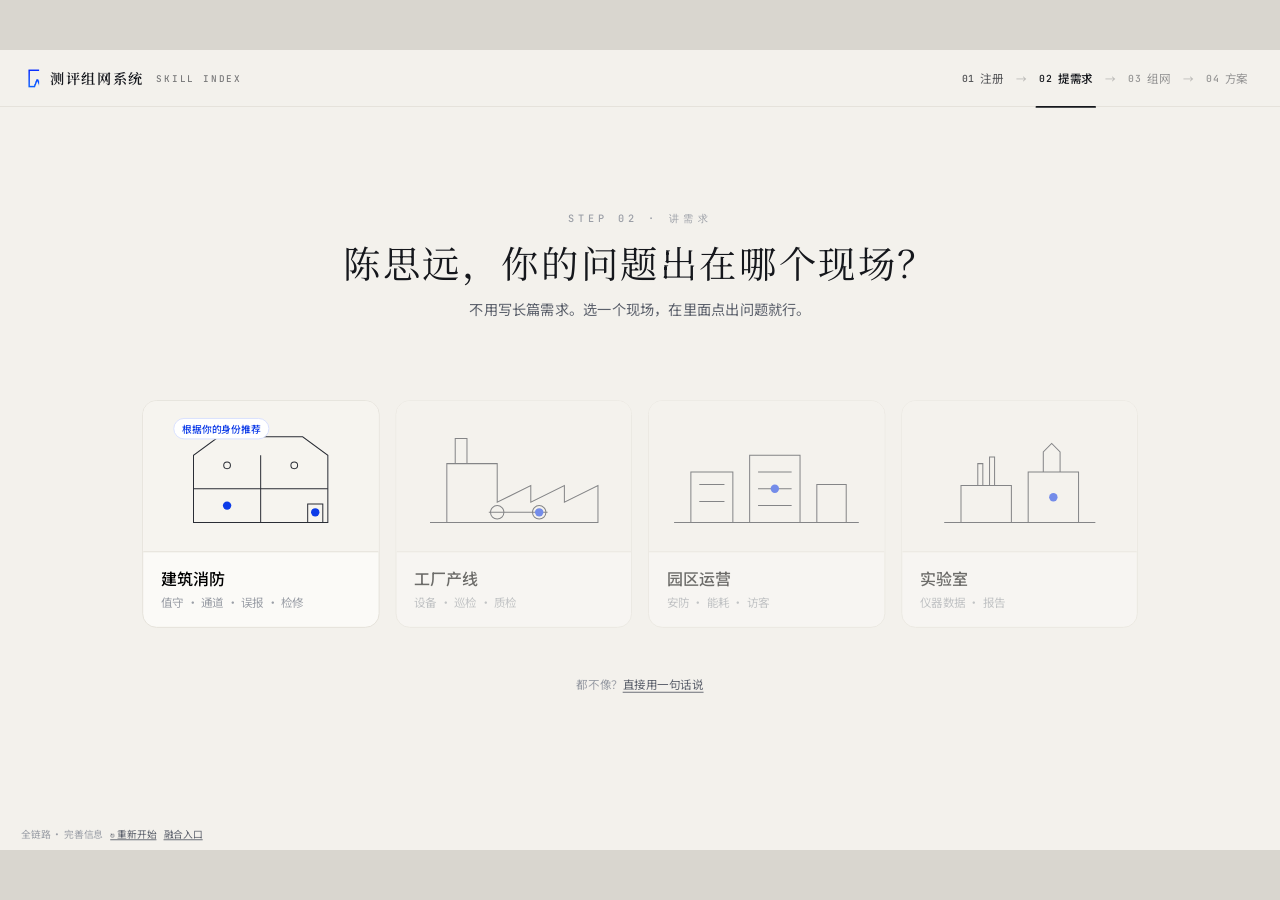
<file: step2-补全.html>
<!doctype html>
<html lang="zh-CN">
<head>
<meta charset="utf-8">
<title>第二步 · 需求现场 · Demo v2</title>
<style>
@font-face{font-family:"NR";src:url(fonts/newsreader-400.woff2) format("woff2");font-weight:400}
@font-face{font-family:"NSerif";src:url(fonts/noto-serif-sc-400.woff2) format("woff2");font-weight:400}
@font-face{font-family:"NSerif";src:url(fonts/noto-serif-sc-600.woff2) format("woff2");font-weight:600}
@font-face{font-family:"NSans";src:url(fonts/NotoSansSC-var.ttf) format("truetype");font-weight:100 900}
@font-face{font-family:"JBM";src:url(fonts/JetBrainsMono-var.ttf) format("truetype");font-weight:100 800}
:root{--bg:#F3F1EC;--sheet:#FBFAF7;--ink:#15171C;--ink2:#5B606B;--ink3:#9A9EA6;--rule:#E3E0D8;--line:#2A2D35;
  --blue:#0D3BE8;--blue-t:#EEF2FF;--gold:#A67C25;--gold-hi:#D4A642;--gold-t:#FBF4E3;--gold-r:#EBDAB0}
*{box-sizing:border-box}
html,body{margin:0;height:100%;background:#D9D6CF;overflow:hidden}
body{font-family:NSans,"PingFang SC","Microsoft YaHei",system-ui,sans-serif;color:var(--ink);-webkit-font-smoothing:antialiased}
#app{position:absolute;left:0;top:0;width:1440px;height:900px;background:var(--bg);transform-origin:0 0;overflow:hidden}
button{font:inherit;cursor:pointer}
.bar{position:absolute;left:0;right:0;top:0;height:64px;display:flex;align-items:center;justify-content:space-between;padding:0 32px;z-index:20;border-bottom:1px solid var(--rule)}
.brand{display:flex;align-items:center;gap:12px;font:600 16px NSerif;letter-spacing:.1em}.brand img{height:20px}
.steps{display:flex;gap:28px;font:400 13px NSans;color:var(--ink3)}
.steps i{font:500 11px JBM;font-style:normal;margin-right:6px}.steps b{color:var(--ink);font-weight:500;position:relative}
.steps b::after{content:"";position:absolute;left:0;right:0;bottom:-22px;height:2px;background:var(--ink)}
.me{display:flex;align-items:center;gap:10px;padding:5px 14px 5px 5px;border:1px solid var(--rule);border-radius:999px;background:var(--sheet)}
.si{display:inline-grid;place-items:center;width:28px;height:33px;background:linear-gradient(160deg,#1543F2,#071B7A);color:#fff;font:400 16px NR;border-radius:3px}
.me b{display:block;font:500 13px NSans}.me span{display:block;font:500 10px JBM;letter-spacing:.14em;color:var(--ink3)}

/* ── A 选现场 ── */
#pick{position:absolute;inset:64px 0 0;transition:opacity .5s,transform .7s cubic-bezier(.2,.8,.2,1)}
#pick.gone{opacity:0;transform:scale(.98);pointer-events:none}
.ph{position:absolute;left:0;right:0;top:110px;text-align:center}
.ph small{font:500 11.5px JBM;letter-spacing:.38em;color:var(--ink3)}
.ph h1{margin:14px 0 0;font:400 42px/1.3 NSerif;letter-spacing:.06em}
.ph p{margin:12px 0 0;font:400 16px NSans;color:var(--ink2)}
.cards{position:absolute;left:50%;top:330px;width:1120px;margin-left:-560px;display:grid;grid-template-columns:repeat(4,1fr);gap:18px}
.scard{position:relative;text-align:left;background:var(--sheet);border:1px solid var(--rule);border-radius:16px;padding:0 0 18px;overflow:hidden;transition:all .3s cubic-bezier(.2,.8,.2,1)}
.scard:hover{transform:translateY(-4px);box-shadow:0 24px 50px -24px rgba(30,35,60,.35);border-color:var(--ink3)}
.scard svg{display:block;width:100%;height:170px;background:#F6F4EF;border-bottom:1px solid var(--rule)}
.scard b{display:block;margin:16px 20px 0;font:500 18px NSans}
.scard span{display:block;margin:5px 20px 0;font:400 13px NSans;color:var(--ink3)}
.scard .rec{position:absolute;left:14px;top:14px;font:500 11px NSans;color:var(--blue);background:#fff;border:1px solid #D6DEFF;padding:3px 9px;border-radius:999px}
.scard.dim{opacity:.55}
.pnote{position:absolute;left:0;right:0;top:640px;text-align:center;font:400 13px NSans;color:var(--ink3)}
.pnote a{color:var(--ink2);text-decoration:underline;text-underline-offset:3px;cursor:pointer}

/* ── B 需求现场 ── */
#site{position:absolute;inset:64px 0 0;opacity:0;pointer-events:none;transition:opacity .6s .15s}
#site.on{opacity:1;pointer-events:auto}
.sh{position:absolute;left:44px;top:28px;right:520px;display:flex;justify-content:space-between;align-items:flex-end}
.sh h2{margin:0;font:400 28px NSerif;letter-spacing:.06em}
.sh h2 em{font-style:normal;color:var(--gold)}
.sh p{margin:6px 0 0;font:400 14px NSans;color:var(--ink2)}
.sh .ct{font:500 12px JBM;letter-spacing:.2em;color:var(--ink3);text-align:right}
.sh .ct b{display:block;font:400 34px NR;color:var(--ink);letter-spacing:0}
.stage{position:absolute;left:36px;top:46px;width:880px;height:640px}
.stage svg{position:absolute;inset:0;width:100%;height:100%}
.stage .scan{position:absolute;top:0;bottom:0;width:3px;left:-10px;background:linear-gradient(transparent,var(--gold-hi),transparent);box-shadow:0 0 30px 8px rgba(212,166,66,.35);opacity:0}
/* 热点 */
.hot{position:absolute;width:30px;height:30px;margin:-15px 0 0 -15px;border-radius:50%;border:0;background:none;padding:0}
.hot::before{content:"";position:absolute;inset:8px;border-radius:50%;background:var(--blue);box-shadow:0 0 0 3px rgba(13,59,232,.15)}
.hot::after{content:"";position:absolute;inset:0;border-radius:50%;border:1.5px solid rgba(13,59,232,.45);animation:ping 2.2s ease-out infinite}
@keyframes ping{0%{transform:scale(.5);opacity:1}100%{transform:scale(1.5);opacity:0}}
.hot .hl{position:absolute;left:24px;top:50%;transform:translateY(-50%);white-space:nowrap;font:500 12.5px NSans;color:var(--ink);background:rgba(251,250,247,.92);border:1px solid var(--rule);padding:3px 9px;border-radius:6px;pointer-events:none;transition:all .2s}
.hot.left .hl{left:auto;right:24px}
.hot:hover .hl{border-color:var(--ink)}
.hot.done::before{background:var(--ink);inset:6px;box-shadow:0 0 0 4px rgba(21,23,28,.12)}
.hot.done::after{animation:none;border-color:transparent}
.hot.done .hl{background:var(--ink);color:#fff;border-color:var(--ink)}
.hot .ck{position:absolute;inset:0;display:grid;place-items:center;color:#fff;font:600 11px NSans;opacity:0;z-index:1}
.hot.done .ck{opacity:1}
.hot.gold{opacity:0;transform:scale(.3);transition:opacity .4s,transform .6s cubic-bezier(.2,1.6,.4,1)}
.hot.gold.on{opacity:1;transform:none}
.hot.gold::before{background:var(--gold-hi);box-shadow:0 0 0 3px rgba(212,166,66,.25),0 0 22px 6px rgba(212,166,66,.45)}
.hot.gold::after{border-color:rgba(212,166,66,.7)}
.hot.gold .hl{background:var(--gold-t);border-color:var(--gold-r);color:#6E5215}
.hot.gold.ok::before{background:var(--gold)}.hot.gold.ok::after{animation:none;border-color:transparent}.hot.gold.ok .hl{background:var(--gold);color:#fff;border-color:var(--gold)}
.hot.gold.no{opacity:.35}
/* 弹层 */
#pop{position:absolute;z-index:30;width:300px;background:#fff;border:1px solid var(--rule);border-radius:14px;box-shadow:0 30px 60px -20px rgba(30,35,60,.35);padding:16px 18px;display:none}
#pop.on{display:block;animation:popin .3s cubic-bezier(.2,1.2,.4,1)}
@keyframes popin{0%{opacity:0;transform:translateY(6px) scale(.97)}}
#pop small{font:500 10.5px JBM;letter-spacing:.22em;color:var(--ink3)}
#pop h4{margin:6px 0 12px;font:500 17px NSans}
#pop .ops{display:flex;flex-direction:column;gap:7px}
#pop .op{display:flex;align-items:center;gap:10px;text-align:left;border:1px solid var(--rule);background:#fff;font:400 14px NSans;padding:9px 12px;border-radius:9px;transition:all .15s}
#pop .op i{width:16px;height:16px;border-radius:4px;border:1.5px solid var(--ink3);flex:none;position:relative}
#pop .op.sel{border-color:var(--ink);background:#FAFAF8}#pop .op.sel i{background:var(--ink);border-color:var(--ink)}
#pop .op.sel i::after{content:"";position:absolute;left:4.5px;top:1.5px;width:4px;height:8px;border:solid #fff;border-width:0 1.8px 1.8px 0;transform:rotate(45deg)}
#pop .row{display:flex;justify-content:flex-end;margin-top:12px}
#pop .row button{border:0;background:var(--ink);color:#fff;font:500 13px NSans;padding:8px 14px;border-radius:8px}
#pop.goldp{border-color:var(--gold-r);background:linear-gradient(#FFFDF8,#FFF)}
#pop.goldp small{color:var(--gold)}
#pop p{margin:0 0 10px;font:400 13.5px/1.7 NSans;color:var(--ink2)}
.bas{display:flex;flex-wrap:wrap;gap:6px;margin-bottom:10px}
.bas span{font:400 11.5px NSans;color:var(--ink2);background:var(--gold-t);border:1px solid var(--gold-r);padding:2px 8px;border-radius:4px}
.bas span b{font:500 9.5px JBM;letter-spacing:.14em;color:var(--gold);margin-right:5px}
.peer{font:400 12.5px NSans;color:var(--ink)}.peer em{font:500 15px JBM;font-style:normal;color:var(--gold)}
#pop .row.two{justify-content:space-between}
#pop .row .nob{background:#fff;color:var(--ink2);border:1px solid var(--rule)}
#pop .row .yesg{background:var(--gold)}
/* 右侧需求文档 */
.tray{position:absolute;right:28px;top:24px;bottom:24px;width:470px;background:var(--sheet);border:1px solid var(--rule);border-radius:16px;box-shadow:0 1px 0 #fff inset,0 30px 60px -40px rgba(30,35,60,.35);display:flex;flex-direction:column}
.th{padding:22px 26px 14px;border-bottom:1.5px solid var(--ink);display:flex;justify-content:space-between;align-items:flex-start}
.th h3{margin:0;font:600 21px NSerif;letter-spacing:.12em}
.th h3 small{display:block;margin-top:6px;font:500 10px JBM;letter-spacing:.22em;color:var(--ink3)}
.th .sg{text-align:right;font:500 12px NSans}.th .sg span{display:block;margin-top:3px;font:500 9.5px JBM;letter-spacing:.14em;color:var(--ink3)}
.tb{flex:1;overflow:auto;padding:6px 26px 20px;scrollbar-width:thin}
.tsec{margin-top:16px}
.tsec h5{margin:0 0 8px;font:500 10.5px JBM;letter-spacing:.24em;color:var(--ink3);display:flex;justify-content:space-between}
.sum{font:400 14.5px/1.8 NSans;color:var(--ink);min-height:52px}
.sum .ph2{color:var(--ink3)}
.need{display:flex;align-items:flex-start;gap:10px;padding:9px 0;border-bottom:1px solid var(--rule);animation:fly .5s cubic-bezier(.2,1.2,.4,1)}
@keyframes fly{0%{opacity:0;transform:translateX(-16px)}}
.need i{font:500 10px JBM;font-style:normal;letter-spacing:.12em;color:var(--blue);background:var(--blue-t);padding:2px 6px;border-radius:4px;white-space:nowrap;margin-top:2px}
.need span{flex:1;font:400 14px NSans}
.need button{border:0;background:none;color:var(--ink3);font-size:15px;padding:0 2px}
.empty{font:400 13px NSans;color:var(--ink3);padding:6px 0}
.more{display:flex;gap:8px;align-items:center;margin-top:10px;border:1px dashed var(--rule);border-radius:9px;padding:8px 10px}
.more input{flex:1;border:0;outline:0;background:none;font:400 13.5px NSans;color:var(--ink)}
.more input::placeholder{color:#B6B9C0}
.gneed{border-color:var(--gold-r)}.gneed i{color:var(--gold);background:var(--gold-t)}
.gneed.no span{text-decoration:line-through;color:var(--ink3)}
.tf{padding:16px 26px;border-top:1px solid var(--rule)}
.tf .hint{font:400 12.5px NSans;color:var(--ink3);margin-bottom:10px}
.cta{width:100%;border:0;background:var(--ink);color:#fff;font:500 15px NSans;padding:14px 0;border-radius:11px;transition:all .3s}
.cta:disabled{opacity:.25;cursor:default}
.cta.gold{background:linear-gradient(180deg,#2A57FF,#0D3BE8);box-shadow:0 12px 30px -12px rgba(13,59,232,.7)}
.demo{position:absolute;left:24px;bottom:10px;font:400 11px NSans;color:var(--ink3);z-index:11}.demo a{color:var(--ink2);margin-left:8px}
</style>
<link rel="stylesheet" href="shell.css">
<script src="shell.js"></script>
</head>
<body>
<div id="app">
  <div class="bar">
    <div class="brand"><img src="mark.png" alt="">测评组网系统</div>
    <div class="steps"><span><i>01</i>领取身份</span><b><i>02</i>讲需求</b><span><i>03</i>组网方案</span></div>
    <div class="me"><span class="si">Si</span><div><b>陈思远</b><span>SI · 0712 · 0004</span></div></div>
  </div>

  <!-- A 选现场 -->
  <div id="pick">
    <div class="ph"><small>STEP 02 · 讲需求</small><h1>陈思远，你的问题出在哪个现场？</h1><p>不用写长篇需求。选一个现场，在里面点出问题就行。</p></div>
    <div class="cards" id="cards"></div>
    <div class="pnote">都不像？<a id="free">直接用一句话说</a></div>
  </div>

  <!-- B 需求现场 -->
  <div id="site">
    <div class="sh"><div><h2 id="sTitle">哪里让你头疼？<em>点出来</em></h2><p id="sSub">点亮的位置越多，后面的组网方案越准。</p></div><div class="ct">已点出<b id="nUser">0</b></div></div>
    <div class="stage" id="stage">
      <svg viewBox="0 0 880 640" id="draw"></svg>
      <div class="scan" id="scan"></div>
    </div>
    <div id="pop"></div>
    <div class="tray">
      <div class="th"><h3>需求文档<small>REQ · 0712-0001 · 实时生成</small></h3><div class="sg">发起人 · 陈思远<span>SI · 0712 · 0004</span></div></div>
      <div class="tb" id="tb">
        <div class="tsec"><h5>需求概述</h5><div class="sum" id="sum"><span class="ph2">在左边的现场里点出问题，这里会自动写成需求。</span></div></div>
        <div class="tsec"><h5><span>你点出的</span><span id="c1">0</span></h5><div id="mine"><div class="empty">还没有</div></div>
          <div class="more"><input id="extra" placeholder="还有别的？一句话补充（可选）"></div></div>
        <div class="tsec" id="gsec" style="display:none"><h5><span style="color:var(--gold)">你没点到的，我们发现了</span><span id="c2">0 / 8</span></h5><div id="found"></div></div>
      </div>
      <div class="tf"><div class="hint" id="hint">至少点出一处，我们帮你看看还漏了什么</div><button class="cta" id="cta" disabled>就这些，帮我看看还漏了什么</button></div>
    </div>
  </div>
  <div class="demo">全链路 · 完善信息<a href="step1-领证.html" data-restart="1">↻ 重新开始</a><a href="index.html">融合入口</a></div>
</div>
<script>
const $ = s => document.querySelector(s), $$ = s => [...document.querySelectorAll(s)], wait = ms => new Promise(r => setTimeout(r, ms));

window.UX && UX.init(2, 'light');
(function(){
  const p = window.UX && UX.profile();
  if (p && p.name) {
    const h = document.querySelector('#pick .ph h1');
    if (h) h.textContent = p.name + '，你的问题出在哪个现场？';
    const sg = document.querySelector('.th .sg');
    if (sg) sg.innerHTML = '发起人 · ' + p.name + '<span>' + (p.sid||'') + '</span>';
  }
  if (new URLSearchParams(location.search).get('from') === 'bridge') {
    // 深链兼容：轻量入场（主路径已改为 step1 同页连贯）
    const veil = document.createElement('div');
    veil.style.cssText = 'position:absolute;inset:0;z-index:80;background:#06070A;opacity:1;transition:opacity .7s;pointer-events:none';
    $('#app').appendChild(veil);
    requestAnimationFrame(() => { requestAnimationFrame(() => { veil.style.opacity = '0'; }); });
    setTimeout(() => veil.remove(), 800);
  }
})();
// ── 现场卡片（线稿缩略图）──
const MINI = {
  fire: '<g fill="none" stroke="#2A2D35" stroke-width="1.2"><path d="M60 140h160V60l-30-22H90L60 60z"/><path d="M60 100h160M140 60v80"/><circle cx="100" cy="72" r="4"/><circle cx="180" cy="72" r="4"/><path d="M196 140v-22h18v22"/></g><circle cx="100" cy="120" r="5" fill="#0D3BE8"/><circle cx="205" cy="128" r="5" fill="#0D3BE8"/>',
  plant: '<g fill="none" stroke="#2A2D35" stroke-width="1.2"><path d="M40 140h200V96l-40 20V96l-40 20V96l-40 20V70H60v70z"/><path d="M70 70V40h14v30"/><circle cx="120" cy="128" r="8"/><circle cx="170" cy="128" r="8"/><path d="M110 128h70"/></g><circle cx="170" cy="128" r="5" fill="#0D3BE8"/>',
  campus: '<g fill="none" stroke="#2A2D35" stroke-width="1.2"><path d="M30 140h220"/><path d="M50 140V80h50v60M120 140V60h60v80M200 140V95h35v45"/><path d="M60 95h30M60 115h30M130 80h40M130 100h40M130 120h40"/></g><circle cx="150" cy="100" r="5" fill="#0D3BE8"/>',
  lab: '<g fill="none" stroke="#2A2D35" stroke-width="1.2"><path d="M50 140h180"/><path d="M70 140V96h60v44M150 140V80h60v60"/><path d="M90 96V70h6v26M104 96V62h6v34M168 80V56l10-10 10 10v24"/></g><circle cx="180" cy="110" r="5" fill="#0D3BE8"/>',
};
const SC = [['fire', '建筑消防', '值守 · 通道 · 误报 · 检修', 1], ['plant', '工厂产线', '设备 · 巡检 · 质检', 0], ['campus', '园区运营', '安防 · 能耗 · 访客', 0], ['lab', '实验室', '仪器数据 · 报告', 0]];
$('#cards').innerHTML = SC.map(([k, n, s, rec]) => `<button class="scard ${rec ? '' : 'dim'}" data-k="${k}">${rec ? '<span class="rec">根据你的身份推荐</span>' : ''}<svg viewBox="0 0 280 170">${MINI[k]}</svg><b>${n}</b><span>${s}</span></button>`).join('');
$('#cards').onclick = e => { const c = e.target.closest('.scard'); if (!c) return; if (c.dataset.k !== 'fire') { c.querySelector('span:last-child').textContent = '演示版暂只开放「建筑消防」'; return; } enterSite(); };
$('#free').onclick = () => { $('#free').textContent = '演示版：请先体验「建筑消防」现场'; };

// ── 建筑剖面线稿 ──
const L = '#2A2D35', T = '#9A9EA6';
const txt = (x, y, s, sz = 12, c = T, a = 'start') => `<text x="${x}" y="${y}" font-family="NSans" font-size="${sz}" fill="${c}" text-anchor="${a}" letter-spacing="1">${s}</text>`;
const smoke = (x, y) => `<g stroke="${L}" stroke-width="1" fill="#fff"><path d="M${x - 9} ${y}h18"/><circle cx="${x}" cy="${y + 5}" r="5"/><circle cx="${x}" cy="${y + 5}" r="1.4" fill="${L}"/></g>`;
const cam = (x, y, flip) => `<g stroke="${L}" stroke-width="1" fill="#fff" transform="translate(${x} ${y}) scale(${flip ? -1 : 1} 1)"><path d="M0 0v6h4"/><path d="M4 2l16 -2v10l-16 -2z"/></g>`;
const door = (x, y, w, h, dir = 1) => `<g stroke="${L}" stroke-width="1" fill="none"><path d="M${x} ${y}v-${h}"/><path d="M${x} ${y - h}A${h} ${h} 0 0 ${dir > 0 ? 1 : 0} ${x + dir * h * .7} ${y - h * .3}" stroke-dasharray="2 3" stroke="${T}"/><path d="M${x} ${y - h}l${dir * h * .62} ${h * .55}" stroke-width="1.6"/></g>`;
function drawSite() {
  let g = '';
  // 地面与院子
  g += `<path d="M20 560H860" stroke="${L}" stroke-width="1.6"/><path d="M20 566H860" stroke="${T}" stroke-dasharray="1 5"/>`;
  for (let x = 30; x < 860; x += 22) g += `<path d="M${x} 566l-8 12" stroke="#CFCBC2"/>`;
  // 建筑外轮廓与楼板
  g += `<g fill="none" stroke="${L}" stroke-width="2"><path d="M90 560V128H790V560"/></g>`;
  g += `<path d="M78 128H802" stroke="${L}" stroke-width="3"/>`;
  [270, 415].forEach(y => g += `<path d="M90 ${y}H790" stroke="${L}" stroke-width="2.4"/>`);
  // 楼梯间
  g += `<g stroke="${L}" stroke-width="1" fill="none"><path d="M400 128V560M482 128V560" stroke-width="1.6"/>`;
  [[560, 415], [415, 270], [270, 128]].forEach(([y0, y1]) => { let s = ''; for (let k = 0; k < 8; k++) { const y = y0 - k * (y0 - y1) / 8, x = 408 + k * 8.5; s += `M${x} ${y}h8.5v-${(y0 - y1) / 8}`; } g += `<path d="${s}"/>`; });
  g += `</g>`;
  // 一层隔墙
  g += `<g stroke="${L}" stroke-width="1.4"><path d="M250 415V560M320 415V560"/><path d="M640 415V560"/></g>`;
  // 二层、三层隔墙
  g += `<g stroke="${L}" stroke-width="1.4"><path d="M250 270V415"/><path d="M270 128V270M340 128V270M640 128V270"/></g>`;
  // 门
  g += door(250, 560, 34, 34, 1) + door(320, 560, 30, 30, -1) + door(400, 560, 32, 32, -1) + door(400, 415, 32, 32, -1) + door(482, 415, 32, 32, 1) + door(400, 270, 32, 32, -1);
  // 出口
  g += `<g stroke="${L}" stroke-width="1.6" fill="none"><path d="M790 560V500h-0"/><path d="M790 500h14v60"/></g>${txt(812, 548, '安全出口', 11)}`;
  // 设备：烟感、摄像头、报警主机、配电柜、服务器机柜、喷淋
  [140, 200, 300, 560, 700].forEach(x => g += smoke(x, 271)); [160, 560, 720].forEach(x => g += smoke(x, 416)); [180, 520, 720].forEach(x => g += smoke(x, 129));
  g += cam(96, 140) + cam(784, 286, 1) + cam(784, 430, 1) + cam(96, 430);
  g += `<g stroke="${L}" stroke-width="1" fill="#fff"><rect x="196" y="488" width="40" height="72"/><path d="M202 500h28M202 512h28"/><circle cx="216" cy="530" r="3" fill="#E24B3B" stroke="none"/></g>`;
  g += `<g stroke="${L}" stroke-width="1" fill="#fff"><rect x="268" y="470" width="36" height="90"/><path d="M276 482v68M286 482v68M296 482v68"/></g>`;
  g += `<g stroke="${L}" stroke-width="1" fill="#fff"><rect x="104" y="180" width="28" height="90"/><rect x="138" y="180" width="28" height="90"/><path d="M110 192h16M110 204h16M144 192h16M144 204h16"/></g>`;
  g += `<g stroke="${L}" stroke-width="1" fill="none"><rect x="190" y="196" width="60" height="38"/><rect x="198" y="234" width="44" height="4"/><path d="M196 202h48" stroke="${T}"/></g>`;
  // 走廊里堆放的杂物
  g += `<g stroke="${L}" stroke-width="1" fill="#EDEAE3"><rect x="690" y="520" width="34" height="40"/><rect x="726" y="534" width="26" height="26"/><rect x="700" y="500" width="22" height="20"/></g>`;
  // 二层办公桌、三层货架
  [120, 190].forEach(x => g += `<g stroke="${L}" stroke-width="1" fill="none"><path d="M${x} 392h46M${x + 4} 392v23M${x + 42} 392v23"/><rect x="${x + 10}" y="376" width="22" height="16"/></g>`);
  [520, 580].forEach(x => g += `<g stroke="${L}" stroke-width="1" fill="none"><rect x="${x}" y="196" width="44" height="74"/><path d="M${x} 220h44M${x} 245h44"/></g>`);
  // 房间名
  g += txt(102, 548, '消防控制室') + txt(256, 440, '配电间') + txt(498, 548, '一层大厅 · 消防通道') + txt(102, 300, '二层办公区') + txt(498, 405, '二层走廊') + txt(184, 260, '三层监控中心') + txt(282, 260, '会议') + txt(498, 156, '三层仓储');
  g += txt(441, 120, '楼梯间', 11, T, 'middle');
  $('#draw').innerHTML = g;
}
// ── 用户可点的热点 ──
const HOTS = [
  { id: 'h1', x: 170, y: 470, room: '消防控制室', ops: ['值班人员脱岗', '值班时睡岗', '交接班说不清'] },
  { id: 'h2', x: 708, y: 492, room: '消防通道', ops: ['通道被杂物占用', '安全出口被锁'], left: 1 },
  { id: 'h3', x: 441, y: 360, room: '防火门', ops: ['防火门常开', '闭门器损坏'] },
  { id: 'h4', x: 300, y: 300, room: '二层办公区', ops: ['烟感误报多', '烟感被遮挡'] },
  { id: 'h5', x: 286, y: 450, room: '配电间', ops: ['检修时误切回路', '检修没有记录'] },
  { id: 'h6', x: 220, y: 172, room: '监控中心', ops: ['监控画面没人看', '出事后回看找不到'] },
];
// ── 系统发现（金色）──
const GOLD = [
  { x: 110, y: 500, s: '夜间升级', room: '消防控制室', t: '夜间无人应答时的告警升级', d: '值班室在规定时间内没响应，自动逐级通知安全主管、物业负责人，直到有人接手。', b: [['ID', '你的身份：应急消防 · 物业园区']], p: 8 },
  { x: 216, y: 532, s: '对接报警主机', room: '报警主机', t: '对接现有报警主机，不换硬件', d: '通过接口接入现有报警主机和监控平台，投入更小，上线更快。', b: [['ORG', '机构现状：已有报警系统和视频监控']], p: 9, left: 1 },
  { x: 560, y: 296, s: '误报二次确认', room: '烟感', t: '烟感报警后自动调视频二次确认', d: '误报太多会淹没真警情。报警后先调附近画面核实，再决定是否升级。', b: [['PEER', '同类项目最常见的抱怨']], p: 8 },
  { x: 152, y: 222, s: '数据不出园区', room: '机房', t: '视频数据不出园区', d: '识别员工行为涉及个人信息。视频在本地分析，只上传事件和截图，提前过合规。', b: [['RULE', '个人信息保护'], ['ID', '政务与公共服务']], p: 6 },
  { x: 300, y: 522, s: '检修防护', room: '配电间', t: '检修窗口的临时防护', d: '检修时提示受影响区域，给出安全时间窗和补偿措施，检修完自动复核。', b: [['PEER', '脱岗之外的高发问题']], p: 5 },
  { x: 600, y: 232, s: '巡查月报', room: '三层仓储', t: '自动生成巡查记录和月报', d: '识别到的问题和处置过程，自动整理成巡查记录，方便留存和报备。', b: [['RULE', '消防安全管理要求留存巡查记录']], p: 7 },
  { x: 44, y: 596, s: '周界安防', room: '建筑外围', t: '同一套识别，顺手覆盖周界安防', d: '摄像头和识别能力已经在了，夜间周界入侵也能一起看。', b: [['ORG', '已有视频监控']], p: 4 },
  { x: 720, y: 446, s: '预测性维护', room: '喷淋与烟感', t: '消防设施的预测性维护', d: '根据报警主机和设备数据，提前发现即将失效的烟感、喷淋。', b: [['PEER', '运维阶段常被追加']], p: 5, left: 1 },
];
const picked = {};   // 热点 id → 选中的问题
const gstate = {};   // 金点序号 → 'ok' | 'no'
function mkHot(o, gold, i) {
  const b = document.createElement('button'); b.className = 'hot' + (gold ? ' gold' : '') + (o.left ? ' left' : ''); b.style.left = o.x + 'px'; b.style.top = o.y + 'px';
  b.innerHTML = `<span class="ck">✓</span><span class="hl">${gold ? o.s : o.room}</span>`; b.dataset.i = i; $('#stage').appendChild(b);
  b.onclick = e => { e.stopPropagation(); gold ? openGold(i, b) : openHot(i, b); }; return b;
}
function place(pop, el) { const r = el.getBoundingClientRect(), a = $('#app').getBoundingClientRect(), s = a.width / 1440; let x = (r.left - a.left) / s + 26, y = (r.top - a.top) / s - 20; if (x > 600) x -= 360; y = Math.min(y, 900 - 330); pop.style.left = x + 'px'; pop.style.top = y + 'px'; }
function openHot(i, el) {
  const h = HOTS[i], pop = $('#pop'), sel = new Set(picked[h.id] || []);
  pop.className = 'on'; pop.innerHTML = `<small>${h.room}</small><h4>这里出了什么问题？</h4><div class="ops">${h.ops.map(o => `<button class="op ${sel.has(o) ? 'sel' : ''}"><i></i>${o}</button>`).join('')}</div><div class="row"><button id="ok">好</button></div>`;
  place(pop, el);
  pop.querySelectorAll('.op').forEach(b => b.onclick = () => { b.classList.toggle('sel'); const v = b.textContent; sel.has(v) ? sel.delete(v) : sel.add(v); });
  $('#ok').onclick = () => { if (sel.size) picked[h.id] = [...sel]; else delete picked[h.id]; el.classList.toggle('done', sel.size > 0); pop.className = ''; renderTray(); };
}
function openGold(i, el) {
  const g = GOLD[i], pop = $('#pop');
  pop.className = 'on goldp'; pop.innerHTML = `<small>${g.room} · 你没点到的</small><h4>${g.t}</h4><p>${g.d}</p><div class="bas">${g.b.map(([k, v]) => `<span><b>${k}</b>${v}</span>`).join('')}</div><div class="peer">同类项目里 <em>${g.p}/10</em> 后来都补上了</div><div class="row two"><button class="nob" id="gno">不需要</button><button class="yesg" id="gok">加入需求</button></div>`;
  place(pop, el);
  $('#gok').onclick = () => { gstate[i] = 'ok'; el.classList.add('ok'); el.classList.remove('no'); pop.className = ''; renderTray(); };
  $('#gno').onclick = () => { gstate[i] = 'no'; el.classList.add('no'); el.classList.remove('ok'); pop.className = ''; renderTray(); };
}
document.addEventListener('click', e => { if (!e.target.closest('#pop') && !e.target.closest('.hot')) $('#pop').className = ''; });

// ── 右侧文档 ──
let phase = 'user';
function renderTray() {
  const items = HOTS.flatMap(h => (picked[h.id] || []).map(o => [h.room, o, h.id]));
  $('#nUser').textContent = items.length; $('#c1').textContent = items.length;
  $('#mine').innerHTML = items.length ? items.map(([r, o, id]) => `<div class="need"><i>${r}</i><span>${o}</span><button data-id="${id}" data-o="${o}">×</button></div>`).join('') : '<div class="empty">还没有</div>';
  $('#mine').querySelectorAll('button').forEach(b => b.onclick = () => { const a = picked[b.dataset.id].filter(x => x !== b.dataset.o); if (a.length) picked[b.dataset.id] = a; else { delete picked[b.dataset.id]; $$('.hot:not(.gold)')[HOTS.findIndex(h => h.id === b.dataset.id)].classList.remove('done'); } renderTray(); });
  const issues = items.map(x => x[1]), ext = $('#extra').value.trim();
  const acc = GOLD.filter((_, i) => gstate[i] === 'ok').map(g => g.t);
  $('#sum').innerHTML = issues.length ? `为建筑消防场景建一个管理智能体，接入现有消防与视频系统，重点解决：${issues.join('、')}${ext ? '；另外，' + ext : ''}。${acc.length ? `同时纳入：${acc.join('、')}。` : ''}` : '<span class="ph2">在左边的现场里点出问题，这里会自动写成需求。</span>';
  if (phase === 'user') { $('#cta').disabled = !items.length; $('#hint').textContent = items.length ? `已点出 ${items.length} 个问题。还有吗？没有就让我们看看漏了什么` : '至少点出一处，我们帮你看看还漏了什么'; }
  else { $('#c2').textContent = `${Object.values(gstate).filter(v => v === 'ok').length} / 8`;
    $('#found').innerHTML = GOLD.map((g, i) => `<div class="need gneed ${gstate[i] === 'no' ? 'no' : ''}"><i>${g.room}</i><span>${g.t}</span><button data-g="${i}" title="${gstate[i] === 'ok' ? '移出' : '加入'}">${gstate[i] === 'ok' ? '✓' : '+'}</button></div>`).join('');
    $('#found').querySelectorAll('button').forEach(b => b.onclick = () => { const i = +b.dataset.g, el = $$('.hot.gold')[i]; gstate[i] = gstate[i] === 'ok' ? 'no' : 'ok'; el.classList.toggle('ok', gstate[i] === 'ok'); el.classList.toggle('no', gstate[i] === 'no'); renderTray(); }); }
}
$('#extra').oninput = renderTray;

// ── 流程 ──
async function enterSite() { $('#pick').classList.add('gone'); await wait(300); drawSite(); HOTS.forEach((h, i) => mkHot(h, false, i)); $('#site').classList.add('on'); renderTray(); }
$('#cta').onclick = async () => {
  if (phase === 'done') {  (window.UX ? UX.goMatch() : (location.href='step3-匹配组网.html')) ; return; }
  phase = 'scan'; $('#cta').disabled = true; $('#cta').textContent = '正在对照同类项目和行业规范 ···'; $('#pop').className = '';
  $('#sTitle').innerHTML = '再看一遍你的现场 ···'; $('#sSub').textContent = '对照你的身份、机构现状、同类项目和行业规范';
  const scan = $('#scan'), golds = GOLD.map((g, i) => mkHot(g, true, i)); scan.style.opacity = 1;
  const t0 = performance.now(), D = 2600;
  await new Promise(res => { (function step(now) { const u = Math.min(1, (now - t0) / D), x = -10 + u * 900; scan.style.left = x + 'px';
    golds.forEach((el, i) => { if (!el.classList.contains('on') && GOLD[i].x < x) el.classList.add('on'); }); if (u < 1) requestAnimationFrame(step); else res(); })(t0); });
  scan.style.transition = 'opacity .5s'; scan.style.opacity = 0;
  phase = 'done'; GOLD.forEach((_, i) => gstate[i] = gstate[i] || 'ok');
  golds.forEach((el, i) => el.classList.add('ok'));
  $('#sTitle').innerHTML = '你没点到的地方，<em>我们发现了 8 处</em>'; $('#sSub').textContent = '已默认加入需求。点金色光点看依据，不需要的去掉。';
  $('#gsec').style.display = ''; renderTray(); $('#tb').scrollTo({ top: $('#gsec').offsetTop - 10, behavior: 'smooth' });
  $('#hint').textContent = '确认后，平台按这份需求开始组网'; $('#cta').textContent = '确认需求，开始组网 →'; $('#cta').classList.add('gold'); $('#cta').disabled = false;
};
function fit() { const s = Math.min(innerWidth / 1440, innerHeight / 900), a = $('#app'); a.style.transform = `translate(${(innerWidth - 1440 * s) / 2}px,${(innerHeight - 900 * s) / 2}px) scale(${s})`; }
addEventListener('resize', fit); fit();
document.fonts.ready.then(() => { window.__ready = true; });
</script>
</body>
</html>
</file>
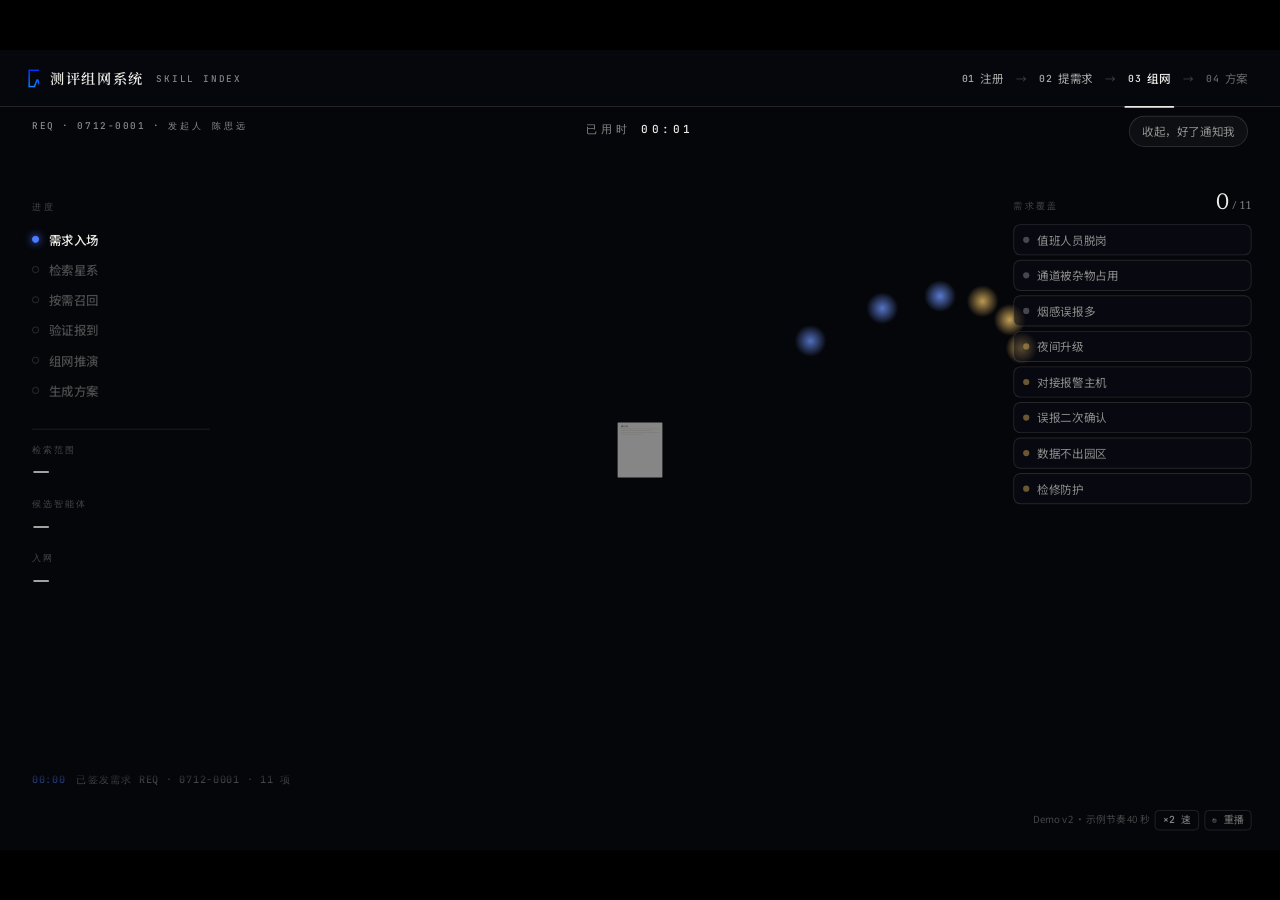
<file: step3-匹配组网.html>
<!doctype html>
<html lang="zh-CN">
<head>
<meta charset="utf-8">
<title>第三步 · 3D 组网 · Demo v2</title>
<style>
@font-face{font-family:"NR";src:url(fonts/newsreader-400.woff2) format("woff2");font-weight:400}
@font-face{font-family:"NSerif";src:url(fonts/noto-serif-sc-400.woff2) format("woff2");font-weight:400}
@font-face{font-family:"NSerif";src:url(fonts/noto-serif-sc-600.woff2) format("woff2");font-weight:600}
@font-face{font-family:"NSans";src:url(fonts/NotoSansSC-var.ttf) format("truetype");font-weight:100 900}
@font-face{font-family:"JBM";src:url(fonts/JetBrainsMono-var.ttf) format("truetype");font-weight:100 800}
:root{--ink:#ECEAE4;--mut:rgba(236,234,228,.58);--faint:rgba(236,234,228,.28);--line:rgba(255,255,255,.12);--blue:#4D7BFF;--gold:#E2B55A;--red:#FF6B5E}
*{box-sizing:border-box}
html,body{margin:0;height:100%;background:#000;overflow:hidden}
body{font-family:NSans,"PingFang SC","Microsoft YaHei",system-ui,sans-serif;color:var(--ink);-webkit-font-smoothing:antialiased}
#app{position:absolute;left:0;top:0;width:1440px;height:900px;background:#05060A;transform-origin:0 0;overflow:hidden}
canvas{position:absolute;inset:0}
#ui{position:absolute;inset:0;pointer-events:none}
.p{pointer-events:auto}
button{font:inherit;cursor:pointer}
.hd{position:absolute;left:36px;top:28px}
.hd b{display:block;font:600 16px NSerif;letter-spacing:.14em}
.hd small{display:block;margin-top:5px;font:500 10.5px JBM;letter-spacing:.24em;color:var(--mut)}
.clock{position:absolute;left:50%;top:30px;transform:translateX(-50%);font:500 12.5px JBM;letter-spacing:.3em;color:var(--mut)}
.clock b{color:var(--ink);font-weight:500}
.tr{position:absolute;right:36px;top:24px}
.tr button{background:rgba(255,255,255,.04);border:1px solid var(--line);color:var(--mut);font:400 13px NSans;padding:7px 14px;border-radius:999px}
.left{position:absolute;left:36px;top:132px;width:200px}
.lt{font:500 10px JBM;letter-spacing:.3em;color:var(--faint);margin-bottom:12px}
.ph{display:flex;gap:11px;padding:7px 0;opacity:.3;transition:opacity .4s}
.ph.on{opacity:1}.ph.done{opacity:.6}
.ph i{width:8px;height:8px;border-radius:50%;border:1.5px solid var(--mut);margin-top:6px;flex:none}
.ph.on i{background:var(--blue);border-color:var(--blue);box-shadow:0 0 10px var(--blue)}
.ph.done i{background:var(--gold);border-color:var(--gold)}
.ph b{font:500 14px NSans}
.num{margin-top:26px;padding-top:16px;border-top:1px solid var(--line)}
.num div{margin-bottom:14px}
.num small{display:block;font:500 10px JBM;letter-spacing:.24em;color:var(--faint)}
.num b{display:block;margin-top:3px;font:400 30px NR}
.num b em{font:400 13px NSans;font-style:normal;color:var(--mut);margin-left:6px}
.needs{position:absolute;right:32px;top:120px;width:268px}
.needs .t{display:flex;justify-content:space-between;align-items:baseline;font:500 10px JBM;letter-spacing:.26em;color:var(--faint);margin-bottom:10px}
.needs .t b{font:400 26px NR;color:var(--ink);letter-spacing:0}
.needs .t b em{font:400 13px NR;font-style:normal;color:var(--mut)}
.nd{display:flex;align-items:center;gap:9px;padding:7px 10px;margin-bottom:5px;border:1px solid var(--line);border-radius:8px;font:400 13px NSans;color:var(--mut);background:rgba(10,12,20,.6);
  opacity:0;transform:translateX(14px);transition:all .45s cubic-bezier(.2,.8,.2,1)}
.nd.in{opacity:1;transform:none}
.nd i{width:7px;height:7px;border-radius:50%;background:rgba(255,255,255,.25);flex:none;transition:all .3s}
.nd.g i{background:rgba(226,181,90,.45)}
.nd.match{color:var(--ink);border-color:rgba(77,123,255,.45)}.nd.match i{background:var(--blue);box-shadow:0 0 8px var(--blue)}
.nd.cov{color:var(--ink);border-color:rgba(226,181,90,.6)}.nd.cov i{background:var(--gold);box-shadow:0 0 8px var(--gold)}
.nd span{flex:1}.nd small{font:500 10px JBM;letter-spacing:.1em;color:var(--gold)}
.nd.gap{border-color:rgba(255,107,94,.45);color:var(--ink)}.nd.gap i{background:var(--red)}.nd.gap small{color:var(--red)}
.log{position:absolute;left:36px;bottom:24px;width:760px;height:66px;overflow:hidden;font:500 11.5px/22px JBM;letter-spacing:.05em;color:var(--faint);-webkit-mask:linear-gradient(transparent,#000 45%)}
.log div:last-child{color:var(--mut)}.log b{color:var(--blue);font-weight:500;margin-right:12px}
.lab{position:absolute;left:0;top:0;white-space:nowrap;opacity:0;will-change:transform,opacity}
.beam{font:400 12px NSans;color:#C9D6FF;padding:3px 8px;border:1px solid rgba(77,123,255,.4);background:rgba(5,8,20,.75);border-radius:4px}
.beam.g{color:var(--gold);border-color:rgba(226,181,90,.5)}
.node{pointer-events:auto;cursor:pointer;width:200px;padding:10px 13px;border:1px solid rgba(120,150,255,.5);background:linear-gradient(160deg,rgba(18,24,48,.92),rgba(8,10,20,.92));border-radius:10px;
  box-shadow:0 0 30px rgba(77,123,255,.18);transition:border-color .3s}
.node:hover{border-color:#fff}
.node small{display:block;font:500 10px JBM;letter-spacing:.18em;color:var(--blue)}
.node b{display:block;margin-top:4px;font:500 15px NSans;color:#fff}
.node span{display:block;margin-top:3px;font:400 11.5px NSans;color:var(--mut)}
.node .cv{display:flex;flex-wrap:wrap;gap:4px;margin-top:7px}
.node .cv em{font:400 10.5px NSans;font-style:normal;color:var(--gold);border:1px solid rgba(226,181,90,.45);padding:1px 6px;border-radius:3px}
.node .tg{display:inline-block;margin-top:6px;font:500 10px JBM;letter-spacing:.12em;color:#7FE0C3;border:1px solid rgba(127,224,195,.45);padding:1px 6px;border-radius:3px}
.conflict{font:500 12px NSans;color:var(--red);padding:5px 10px;border:1px solid rgba(255,107,94,.5);background:rgba(30,8,8,.88);border-radius:6px}
.why{font:400 11px NSans;color:var(--red)}
#ask{position:absolute;left:50%;bottom:120px;width:540px;margin-left:-270px;background:rgba(10,12,22,.94);border:1px solid rgba(255,255,255,.18);border-radius:14px;padding:16px 20px;text-align:center;opacity:0;pointer-events:none;transition:opacity .4s}
#ask.on{opacity:1;pointer-events:auto}
#ask h4{margin:0 0 4px;font:500 16px NSans}#ask p{margin:0 0 12px;font:400 12px NSans;color:var(--mut)}
#ask .o{display:flex;gap:8px}#ask .o button{flex:1;background:none;border:1px solid rgba(255,255,255,.22);color:var(--ink);padding:9px 0;border-radius:8px;font:500 14px NSans}
#ask .o button:hover{border-color:var(--gold);color:var(--gold)}#ask .o button.sel{background:var(--gold);color:#111;border-color:var(--gold)}
#ask .bar{height:2px;background:rgba(255,255,255,.1);margin-top:12px;border-radius:2px}#ask .bar i{display:block;height:100%;width:0;background:var(--gold)}
#pop{position:absolute;width:290px;background:#0C0F1A;border:1px solid rgba(255,255,255,.2);border-radius:12px;padding:16px 18px;display:none;box-shadow:0 20px 50px rgba(0,0,0,.6);pointer-events:auto;z-index:40}
#pop small{font:500 10px JBM;letter-spacing:.2em;color:var(--blue)}#pop h5{margin:7px 0 6px;font:500 17px NSans}#pop p{margin:0 0 10px;font:400 12.5px/1.65 NSans;color:var(--mut)}
#pop .st{font:500 11.5px NSans;padding:2px 8px;border:1px solid var(--gold);color:var(--gold);border-radius:4px}#pop .st.out{border-color:var(--red);color:var(--red)}
#pop .x{position:absolute;right:10px;top:8px;background:none;border:0;color:var(--mut);font-size:16px}
#done{position:absolute;left:50%;top:96px;transform:translateX(-50%);text-align:center;opacity:0;transition:opacity .6s}
#done .s{display:inline-block;border:1.5px solid var(--gold);color:var(--gold);padding:8px 18px;border-radius:4px}
#done .s b{display:block;font:600 20px NSerif;letter-spacing:.3em;margin-right:-.3em}#done .s small{display:block;margin-top:3px;font:500 10px JBM;letter-spacing:.2em}
#cta{position:absolute;left:50%;bottom:116px;transform:translateX(-50%);border:0;background:#ECEAE4;color:#111;font:500 15px NSans;padding:13px 26px;border-radius:10px;opacity:0;pointer-events:none;transition:opacity .5s}
#sheet{position:absolute;left:50%;top:50%;width:620px;height:760px;margin:-380px 0 0 -310px;background:#FBFAF7;border-radius:6px;transform-origin:center}
#sheet h3{margin:34px 40px 0;font:600 24px NSerif;color:#15171C;letter-spacing:.12em}
#sheet .l{margin:14px 40px 0;height:10px;background:#E9E6DE;border-radius:2px}
.demo{position:absolute;right:32px;bottom:22px;font:400 11px NSans;color:var(--faint);pointer-events:auto}
.demo button{background:none;border:1px solid var(--line);color:var(--mut);font:500 11px JBM;padding:3px 8px;border-radius:5px;margin-left:6px}
</style>
<link rel="stylesheet" href="shell.css">
<script src="shell.js"></script>
</head>
<body>
<div id="app">
  <canvas id="cv" width="1440" height="900"></canvas>
  <div id="ui">
    <div class="hd"><b>正在为你组网</b><small>REQ · 0712-0001 · 发起人 陈思远</small></div>
    <div class="clock">已用时 <b id="clk">00:00</b></div>
    <div class="tr p"><button>收起，好了通知我</button></div>
    <div class="left"><div class="lt">进度</div><div id="phs"></div>
      <div class="num"><div><small>检索范围</small><b id="nA">—</b></div><div><small>候选智能体</small><b id="nC">—</b></div><div><small>入网</small><b id="nN">—</b></div></div></div>
    <div class="needs"><div class="t"><span>需求覆盖</span><b id="cov">0<em> / 11</em></b></div><div id="nds"></div></div>
    <div class="log" id="log"></div>
    <div id="ask"><h4>你更看重哪一点？</h4><p>选一个，网络会按它调整 · 6 秒不选按「上线快」</p><div class="o"><button data-v="fast">上线快</button><button data-v="cheap">成本低</button><button data-v="local">本地部署</button></div><div class="bar"><i id="askBar"></i></div></div>
    <div id="pop"><button class="x">×</button><small id="pk"></small><h5 id="pn"></h5><p id="pd"></p><span class="st" id="ps"></span></div>
    <div id="done"><div class="s"><b>组网方案已生成</b><small>签发给 陈思远 · SI · 0712 · 0004</small></div></div>
    <button id="cta" class="p" onclick="if(this.style.pointerEvents==='none')return;window.UX?UX.goScheme():(location.href='step4-组网方案.html')">查看完整组网方案 →</button>
    <div class="demo">Demo v2 · 示例节奏 40 秒<button id="x2">×2 速</button><button id="rp">↻ 重播</button></div>
  </div>
  <div id="sheet"><h3>需求文档</h3><div class="l"></div><div class="l" style="width:70%"></div><div class="l"></div><div class="l" style="width:50%"></div></div>
</div>
<script>
const W = 1440, H = 900, CX = 720, CY = 470, END = 40, $ = s => document.querySelector(s), $$ = s => [...document.querySelectorAll(s)];
const cv = $('#cv'), ctx = cv.getContext('2d');
const clamp = (x, a = 0, b = 1) => Math.min(b, Math.max(a, x)), lerp = (a, b, u) => a + (b - a) * u, seg = (t, a, b) => clamp((t - a) / (b - a));
const eo = u => u >= 1 ? 1 : 1 - Math.pow(2, -10 * u), eio = u => u < .5 ? 2 * u * u : 1 - Math.pow(-2 * u + 2, 2) / 2;
function rng(a) { return () => { a |= 0; a = a + 0x6D2B79F5 | 0; let t = Math.imul(a ^ a >>> 15, 1 | a); t = t + Math.imul(t ^ t >>> 7, 61 | t) ^ t; return ((t ^ t >>> 14) >>> 0) / 4294967296; }; }
function glow(x, y, r, c, a) { if (a <= 0 || r <= 0) return; const g = ctx.createRadialGradient(x, y, 0, x, y, r); g.addColorStop(0, `rgba(${c},${a})`); g.addColorStop(1, `rgba(${c},0)`); ctx.fillStyle = g; ctx.fillRect(x - r, y - r, 2 * r, 2 * r); }

// ── 需求（来自第二步：你点出的 3 条 + 我们发现的 8 条）──
const NEEDS = [['值班人员脱岗', 0], ['通道被杂物占用', 0], ['烟感误报多', 0], ['夜间升级', 1], ['对接报警主机', 1], ['误报二次确认', 1], ['数据不出园区', 1], ['检修防护', 1], ['巡查月报', 1], ['周界安防', 1], ['预测性维护', 1]];
NEEDS.forEach((n, i) => n.ang = i / NEEDS.length * Math.PI * 2 + .3);
// ── 3D 旋涡星系：3000 个智能体 ──
const R = rng(2048), N = 3000, ST = [];
for (let i = 0; i < N; i++) { const arm = i % 3, r = 60 + Math.pow(R(), .62) * 560, a = arm * 2.094 + r * .0105 + (R() - .5) * .55, th = (R() + R() + R() - 1.5) * 26 * (1 - r / 700);
  ST.push({ x: Math.cos(a) * r, y: th, z: Math.sin(a) * r, a: Math.atan2(Math.sin(a), Math.cos(a)), r, s: .4 + .6 * R(), ph: R() * 6.28 }); }
const near = (ang, i) => { const d = Math.abs(((ST[i].a - ang + Math.PI * 3) % (Math.PI * 2)) - Math.PI); return d < .17 && ST[i].r > 150; };
const LIT = ST.map((_, i) => NEEDS.findIndex(n => near(n.ang, i)));
// ── 组网节点：智能体名取自现有系统对这条需求的真实匹配 ──
const NODES = [
  { id: 'n1', name: '发生了什么', role: '视频事件识别', p: [-330, -70, -90], cov: [0, 1], ring: 0 },
  { id: 'n2', name: 'FireMind 智慧消防', role: '火灾预测预警 · 误报研判', p: [-40, -150, 50], cov: [2, 5, 10], ring: 1 },
  { id: 'n3', name: 'AI安全卫士', role: '风险闭环处置 · 告警升级', p: [-30, 140, -60], cov: [3, 7], ring: 2 },
  { id: 'n4', name: '消防Agent', role: '巡查记录 · 报备', p: [290, 10, 20], cov: [8], ring: 3 },
  { id: 'n6', name: 'WGAI', role: '本地视觉分析', p: [-390, 205, 70], cov: [6], ring: 4 },
  { id: 'n5', name: 'Thinglinks-IoT', role: '报警主机 · 设备数据接入', p: [-250, -230, 160], cov: [4], ring: 5, late: 1 },
];
const EDGES = [['n1', 'n2', 27.4], ['n1', 'n3', 27.9], ['n6', 'n1', 28.4], ['n2', 'n3', 28.9], ['n3', 'n4', 29.4], ['n2', 'n4', 29.9], ['n5', 'n2', 32.2]];
const CONF = [29.6, 31.6];
const RING = Array.from({ length: 18 }, (_, k) => { const pool = ST.map((_, i) => i).filter(i => LIT[i] >= 0); return { src: pool[Math.floor(rng(k + 5)() * pool.length)], ang: k / 18 * Math.PI * 2, out: k >= 6 && k % 2 === 0 ? (k % 4 ? '能力不符' : '测评未达标') : null, real: k < 6 ? k : -1, id: '#' + (1100 + k * 37) }; });
const PH = [['需求入场', 0], ['检索星系', 2.5], ['按需召回', 8], ['验证报到', 15.5], ['组网推演', 26], ['生成方案', 35.5]];
const LOGS = [[.4, '已签发需求 REQ · 0712-0001 · 11 项'], [3, '检索 3,000+ 智能体 · 40,000+ Skill'], [8.4, '按 11 项需求分头召回'], [13.5, '召回候选 126 个'], [16.5, '核验身份与测评等级'], [19.4, '保留 10 个 · 8 个能力不符或测评未达标'], [21, '等待你的偏好…'], [27, '开始组网：智能体逐个入网'], [29.7, '冲突：报警主机数据无法直接接入'], [31.7, '加入 Thinglinks-IoT 接管设备数据'], [35.6, '需求覆盖 10/11 · 周界安防建议二期'], [37.6, '组网方案已生成']];
let t = 0, last = 0, speed = 1, pref = null;
const ui = $('#ui'), mk = (cls, html) => { const e = document.createElement('div'); e.className = 'lab ' + cls; e.innerHTML = html; ui.appendChild(e); return e; };
const put = (e, x, y, a, sc = 1, ax = -50, ay = -50) => { e.style.opacity = clamp(a); e.style.visibility = a > .01 ? 'visible' : 'hidden'; e.style.transform = `translate(${x}px,${y}px) translate(${ax}%,${ay}%) scale(${sc})`; };
$('#phs').innerHTML = PH.map(([n]) => `<div class="ph"><i></i><b>${n}</b></div>`).join('');
$('#nds').innerHTML = NEEDS.map(([n, g]) => `<div class="nd ${g ? 'g' : ''}"><i></i><span>${n}</span><small></small></div>`).join('');
const beamEls = NEEDS.map(([n, g]) => mk('beam' + (g ? ' g' : ''), n));
const whyEls = RING.map(r => mk('why', r.out || ''));
const nodeEls = {}; NODES.forEach(n => { const e = mk('node', ''); e.dataset.id = n.id; nodeEls[n.id] = e; });
const conflict = mk('conflict', '冲突 · 报警主机数据接不进来');
function fillNode(n) { const tag = pref === 'local' && (n.id === 'n6' || n.id === 'n1') ? '支持本地部署' : pref === 'cheap' && n.id === 'n4' ? '按量计费' : pref === 'fast' && n.id === 'n2' ? '现成可用' : '';
  nodeEls[n.id].innerHTML = `<small>${n.late ? '新增节点' : '入网 · ' + n.id.toUpperCase()}</small><b>${n.name}</b><span>${n.role}</span><div class="cv">${n.cov.map(c => `<em>${NEEDS[c][0]}</em>`).join('')}</div>${tag ? `<span class="tg">${tag}</span>` : ''}`; }
NODES.forEach(fillNode);
$$('#ask button').forEach(b => b.onclick = () => choose(b.dataset.v));
function choose(v, auto) { if (pref) return; pref = v; $$('#ask button').forEach(b => b.classList.toggle('sel', b.dataset.v === v)); const label = { fast: '上线快', cheap: '成本低', local: '本地部署' }[v]; LOGS.push([t + .1, `偏好：${label}${auto ? '（默认）' : ''}`]); LOGS.sort((a, b) => a[0] - b[0]); NODES.forEach(fillNode); try { const r = JSON.parse(sessionStorage.getItem('si_run')||'{}'); r.preference=v; r.preferenceLabel=label; sessionStorage.setItem('si_run', JSON.stringify(r)); } catch(e){} }

// ── 镜头：绕星系缓慢旋转，最后转正、压平 ──
function cam() {
  // 检索阶段一直绕星系转；组网开始时大摆臂转回正面，之后只轻轻摇摆；收拢时完全转正
  const raw = t * .09 + .4, sway = .32 * Math.sin((t - 24) * .45), net = eio(seg(t, 24, 27.5)), fl = eio(seg(t, 34.5, 37.5));
  const yaw = lerp(lerp(raw, sway, net), 0, fl);
  return { yaw, pitch: lerp(lerp(.42, .32, seg(t, 8, 16)), 0, fl), dist: lerp(1500, 1050, eio(seg(t, 2, 9))) - eio(seg(t, 24, 28)) * 120 };
}
let C = cam();
function proj(x, y, z) { const cy = Math.cos(C.yaw), sy = Math.sin(C.yaw), x1 = x * cy - z * sy, z1 = x * sy + z * cy, cp = Math.cos(C.pitch), sp = Math.sin(C.pitch), y2 = y * cp - z1 * sp, z2 = y * sp + z1 * cp, f = 900 / (z2 + C.dist); return [CX + x1 * f * 1.08, CY + y2 * f * 1.08, f, z2]; }
function ringW(r, tt) { const k = eo(seg(tt, 15.5, 18.5)), s = ST[r.src], a = r.ang + tt * .05; return [lerp(s.x, Math.cos(a) * 250, k), lerp(s.y, 0, k), lerp(s.z, Math.sin(a) * 250, k)]; }
function nodeW(n) { const r = RING[n.ring], from = ringW(r, Math.min(t, 26)), k = eo(seg(t, n.late ? 31.6 : 26.2, n.late ? 32.8 : 27.6)), fl = eio(seg(t, 34.5, 37.5));
  return [lerp(from[0], n.p[0], k), lerp(from[1], n.p[1], k), lerp(from[2], n.p[2] * (1 - fl), k)]; }

function render() {
  C = cam(); ctx.fillStyle = '#05060A'; ctx.fillRect(0, 0, W, H); ctx.globalCompositeOperation = 'lighter';
  const galA = seg(t, 2.2, 4.5) * (1 - .62 * seg(t, 24, 28)) * (1 - .5 * seg(t, 34.5, 37));
  const wave = t > 3 && t < 7 ? eo(seg(t, 3, 6.5)) * 700 : -1;
  for (let i = 0; i < N; i++) {
    const s = ST[i], [x, y, f, z] = proj(s.x, s.y, s.z); if (z < -C.dist + 50) continue;
    let a = galA * (.25 + .45 * s.s) * (.65 + .35 * Math.sin(t * 1.3 + s.ph)) * clamp(f * 1.1), col = '210,222,255';
    if (wave > 0) a += Math.exp(-Math.abs(s.r - wave) / 26) * .8 * galA;
    const b = LIT[i]; if (b >= 0) { const on = seg(t, 8.6 + b * .6, 9.3 + b * .6) * (1 - seg(t, 22, 26)); if (on > .05) { a += on * .7; col = NEEDS[b][1] ? '226,181,90' : '110,150,255'; } }
    if (a < .02) continue; const r = (.5 + 1.3 * s.s) * f; ctx.fillStyle = `rgba(${col},${clamp(a)})`; ctx.fillRect(x - r, y - r, 2 * r, 2 * r);
  }
  // 核心
  const o = proj(0, 0, 0), coreA = seg(t, 1.6, 3) * (1 - .7 * seg(t, 26, 29));
  glow(o[0], o[1], 220 * o[2], '60,100,255', .45 * coreA); glow(o[0], o[1], 60 * o[2], '255,255,255', .9 * coreA);
  for (let k = 0; k < 3; k++) { ctx.strokeStyle = `rgba(190,205,255,${(.5 - k * .13) * coreA})`; ctx.lineWidth = 1.1; ctx.beginPath(); ctx.ellipse(o[0], o[1], (46 + k * 16) * o[2] * 1.2, (46 + k * 16) * o[2] * .42, t * (.5 + k * .3) + k, 0, Math.PI * 2); ctx.stroke(); }
  // 需求入场：11 束光从右侧清单汇入核心
  NEEDS.forEach((n, k) => { const u = seg(t, .6 + k * .12, 1.8 + k * .12); if (u <= 0 || u >= 1) return; const x = lerp(1150, o[0], eio(u)), y = lerp(150 + k * 37, o[1], eio(u)); glow(x, y, 18, n[1] ? '226,181,90' : '110,150,255', .9 * (1 - u * .4)); });
  // 召回光束
  NEEDS.forEach((n, k) => { const g = eo(seg(t, 8.4 + k * .6, 9.4 + k * .6)), a = g * (1 - seg(t, 21, 24)); if (a <= 0) { put(beamEls[k], 0, 0, 0); return; }
    const L = 200 + 300 * g, e = proj(Math.cos(n.ang) * L, 0, Math.sin(n.ang) * L), col = n[1] ? '226,181,90' : '110,150,255';
    const gr = ctx.createLinearGradient(o[0], o[1], e[0], e[1]); gr.addColorStop(0, `rgba(${col},0)`); gr.addColorStop(1, `rgba(${col},${.7 * a})`); ctx.strokeStyle = gr; ctx.lineWidth = 1.6; ctx.beginPath(); ctx.moveTo(o[0], o[1]); ctx.lineTo(e[0], e[1]); ctx.stroke();
    put(beamEls[k], e[0], e[1] - 14, a, clamp(e[2] * 1.1, .7, 1.1)); });
  // 候选环
  RING.forEach((r, k) => { const ap = seg(t, 15.5 + k * .05, 16.1 + k * .05); if (ap <= 0 || (r.real >= 0 && t > 26)) { whyEls[k].style.opacity = 0; r.al = 0; return; }
    const out = r.out ? seg(t, 18.6 + (k % 5) * .3, 19.2 + (k % 5) * .3) : 0, fade = r.real < 0 && !r.out ? 1 - seg(t, 26, 27.5) : 1, a = ap * (1 - out * .85) * fade * (1 - seg(t, 34, 35));
    const [x, y, f] = proj(...ringW(r, t)), ver = seg(t, 16.4 + k * .14, 16.8 + k * .14), col = r.out && out > .3 ? '255,107,94' : ver > .5 ? '226,181,90' : '110,150,255';
    glow(x, y, 26 * f, col, .55 * a); ctx.fillStyle = `rgba(235,240,255,${a})`; ctx.save(); ctx.translate(x, y); ctx.rotate(Math.PI / 4); const sz = 5 * f; ctx.fillRect(-sz, -sz, 2 * sz, 2 * sz); ctx.restore();
    if (t < 26) { ctx.strokeStyle = `rgba(${col},${.16 * a})`; ctx.lineWidth = 1; ctx.beginPath(); ctx.moveTo(o[0], o[1]); ctx.lineTo(x, y); ctx.stroke(); }
    put(whyEls[k], x, y + 20, r.out ? Math.min(seg(t, 18.8 + (k % 5) * .3, 19.2 + (k % 5) * .3), 1 - seg(t, 22, 23)) : 0, 1, -50, 0); r.sx = x; r.sy = y; r.al = a; });
  // 组网：3D 连线、冲突、数据流
  const P = {}; NODES.forEach(n => P[n.id] = proj(...nodeW(n)));
  EDGES.forEach(([a, b, t0], k) => { const g = eo(seg(t, t0, t0 + .9)); if (g <= 0) return;
    const A = P[a], B = P[b], bad = a === 'n1' && b === 'n2' && t > CONF[0] && t < CONF[1]; if (a === 'n1' && b === 'n2' && t > CONF[1]) return;
    const col = bad ? '255,107,94' : '120,150,255', ex = lerp(A[0], B[0], g), ey = lerp(A[1], B[1], g);
    ctx.strokeStyle = `rgba(${col},${bad ? .5 + .4 * Math.sin(t * 30) : .55})`; ctx.lineWidth = 1.6 * Math.min(A[2], B[2]) * 1.1; ctx.setLineDash(bad ? [6, 6] : []); ctx.beginPath(); ctx.moveTo(A[0], A[1]); ctx.lineTo(ex, ey); ctx.stroke(); ctx.setLineDash([]);
    if (t > t0 + .9 && !bad) for (let q = 0; q < 2; q++) { const u = ((t - t0) * .6 + q * .5 + k * .17) % 1; glow(lerp(A[0], B[0], u), lerp(A[1], B[1], u), 12, q ? '226,181,90' : '235,240,255', .9); } });
  NODES.forEach(n => { const [x, y, f] = P[n.id], a = seg(t, n.late ? 31.6 : 26.2, n.late ? 32.2 : 26.8); glow(x, y, 50 * f, '77,123,255', .35 * a); });
  ctx.globalCompositeOperation = 'source-over';
  NODES.map(n => [n, P[n.id]]).sort((a, b) => b[1][3] - a[1][3]).forEach(([n, [x, y, f]], z) => { const e = nodeEls[n.id]; e.style.zIndex = 10 + z; put(e, x, y, seg(t, n.late ? 31.6 : 26.2, n.late ? 32.2 : 26.8), clamp(f * 1.12, .78, 1.15)); });
  { const A = P.n1, B = P.n2; put(conflict, (A[0] + B[0]) / 2, (A[1] + B[1]) / 2 - 10, Math.min(seg(t, CONF[0], CONF[0] + .3), 1 - seg(t, CONF[1] - .2, CONF[1] + .2))); }
  { const k = eio(seg(t, .1, 1.4)), sh = $('#sheet'); sh.style.opacity = 1 - seg(t, .9, 1.6); sh.style.transform = `scale(${1 - .95 * k})`; sh.style.display = t > 1.7 ? 'none' : 'block'; }
  const covered = new Set(); NODES.forEach((n, i) => { const tt = n.late ? 32.8 : 27.6 + i * .5; if (t > tt) n.cov.forEach(c => covered.add(c)); });
  $$('.nd').forEach((e, k) => { e.classList.toggle('in', t > .5 + k * .1); e.classList.toggle('match', t > 9 + k * .6 && !covered.has(k)); e.classList.toggle('cov', covered.has(k));
    const gap = k === 9 && t > 35.5; e.classList.toggle('gap', gap); e.querySelector('small').textContent = covered.has(k) ? '已覆盖' : gap ? '建议二期' : ''; });
  $('#cov').innerHTML = `${covered.size}<em> / 11</em>`;
  $('#nA').innerHTML = t < 3 ? '—' : '3,000+<em>智能体</em>';
  const cand = t < 9 ? null : t < 13.5 ? Math.round(lerp(3000, 126, eo(seg(t, 9, 13.5)))) : t < 18.6 ? 126 : t < 20 ? Math.round(lerp(126, 18, seg(t, 18.6, 20))) : t < 26 ? 18 : 10;
  $('#nC').innerHTML = cand === null ? '—' : cand.toLocaleString(); $('#nN').innerHTML = t < 26.5 ? '—' : `${t > 32 ? 6 : 5}<em>个智能体</em>`;
  $$('.ph').forEach((e, k) => { const a = PH[k][1], b = PH[k + 1] ? PH[k + 1][1] : 99; e.classList.toggle('on', t >= a && t < b); e.classList.toggle('done', t >= b); });
  $('#log').innerHTML = LOGS.filter(l => l[0] <= t).slice(-3).map(l => `<div><b>00:${String(Math.floor(l[0])).padStart(2, '0')}</b>${l[1]}</div>`).join('');
  $('#clk').textContent = `00:${String(Math.floor(t)).padStart(2, '0')}`;
  const askOn = t > 20.5 && t < 26.6; $('#ask').classList.toggle('on', askOn); $('#askBar').style.width = seg(t, 20.5, 26.5) * 100 + '%'; if (t > 26.5 && !pref) choose('fast', true);
  const settled = t >= 38 && covered.size >= 10;
  $('#done').style.opacity = settled ? seg(t, 37, 37.8) : 0;
  $('#cta').style.opacity = settled ? seg(t, 38, 38.8) : 0;
  $('#cta').style.pointerEvents = settled ? 'auto' : 'none';
  if (settled) { try { const r = JSON.parse(sessionStorage.getItem('si_run')||'{}'); r.coverage=covered.size; r.coverageTotal=11; r.matchDone=true; if(pref){r.preference=pref;r.preferenceLabel={fast:'上线快',cheap:'成本低',local:'本地部署'}[pref];} sessionStorage.setItem('si_run', JSON.stringify(r)); } catch(e){} }
}
function pop(x, y, k, n, d, s, out) { const p = $('#pop'); $('#pk').textContent = k; $('#pn').textContent = n; $('#pd').textContent = d; $('#ps').textContent = s; $('#ps').className = 'st' + (out ? ' out' : ''); p.style.display = 'block'; p.style.left = Math.min(x + 18, W - 310) + 'px'; p.style.top = Math.min(y - 10, H - 220) + 'px'; }
$('#pop .x').onclick = () => $('#pop').style.display = 'none';
ui.addEventListener('click', e => { const el = e.target.closest('.node'); if (!el) return; const n = NODES.find(x => x.id === el.dataset.id), a = $('#app').getBoundingClientRect(), s = a.width / W, r = el.getBoundingClientRect();
  pop((r.right - a.left) / s, (r.top - a.top) / s, n.late ? '新增节点' : '已入网', n.name, `${n.role}。负责覆盖：${n.cov.map(c => NEEDS[c][0]).join('、')}。已通过平台测评。`, '已入网'); });
cv.addEventListener('click', e => { const a = $('#app').getBoundingClientRect(), s = a.width / W, x = (e.clientX - a.left) / s, y = (e.clientY - a.top) / s;
  const r = RING.find(r => r.al > .2 && Math.hypot(r.sx - x, r.sy - y) < 18); if (!r) { $('#pop').style.display = 'none'; return; }
  if (r.real >= 0) { const n = NODES[r.real]; pop(x, y, '候选智能体', n.name, n.role + '。身份核验通过，等待组网。', '候选中'); }
  else pop(x, y, '候选 ' + r.id, '候选 Agent ' + r.id, r.out ? '能力与需求不完全匹配，本轮未入选。' : '核验通过，作为备选保留。', r.out ? '未入选 · ' + r.out : '备选', !!r.out); });
cv.style.cursor = 'pointer';
$('#x2').onclick = () => { speed = speed === 1 ? 2 : 1; $('#x2').textContent = speed === 1 ? '×2 速' : '×1 速'; };
const LOGS0 = LOGS.slice();
$('#rp').onclick = () => { t = 0; pref = null; LOGS.splice(0, LOGS.length, ...LOGS0); NODES.forEach(fillNode); $$('#ask button').forEach(b => b.classList.remove('sel')); };
function loop(now) { const dt = last ? (now - last) / 1000 : 0; last = now; if (t < END) t = Math.min(END, t + dt * speed); render(); requestAnimationFrame(loop); }
function fit() { const s = Math.min(innerWidth / W, innerHeight / H), a = $('#app'); a.style.transform = `translate(${(innerWidth - W * s) / 2}px,${(innerHeight - H * s) / 2}px) scale(${s})`; }
addEventListener('resize', fit); fit();
document.fonts.ready.then(() => { window.__ready = true; const q = new URLSearchParams(location.search); if (q.has('t')) { t = +q.get('t'); if (q.get('pref')) choose(q.get('pref')); render(); } else requestAnimationFrame(loop); });
window.UX && UX.init(3, 'dark');
</script>
</body>
</html>
</file>
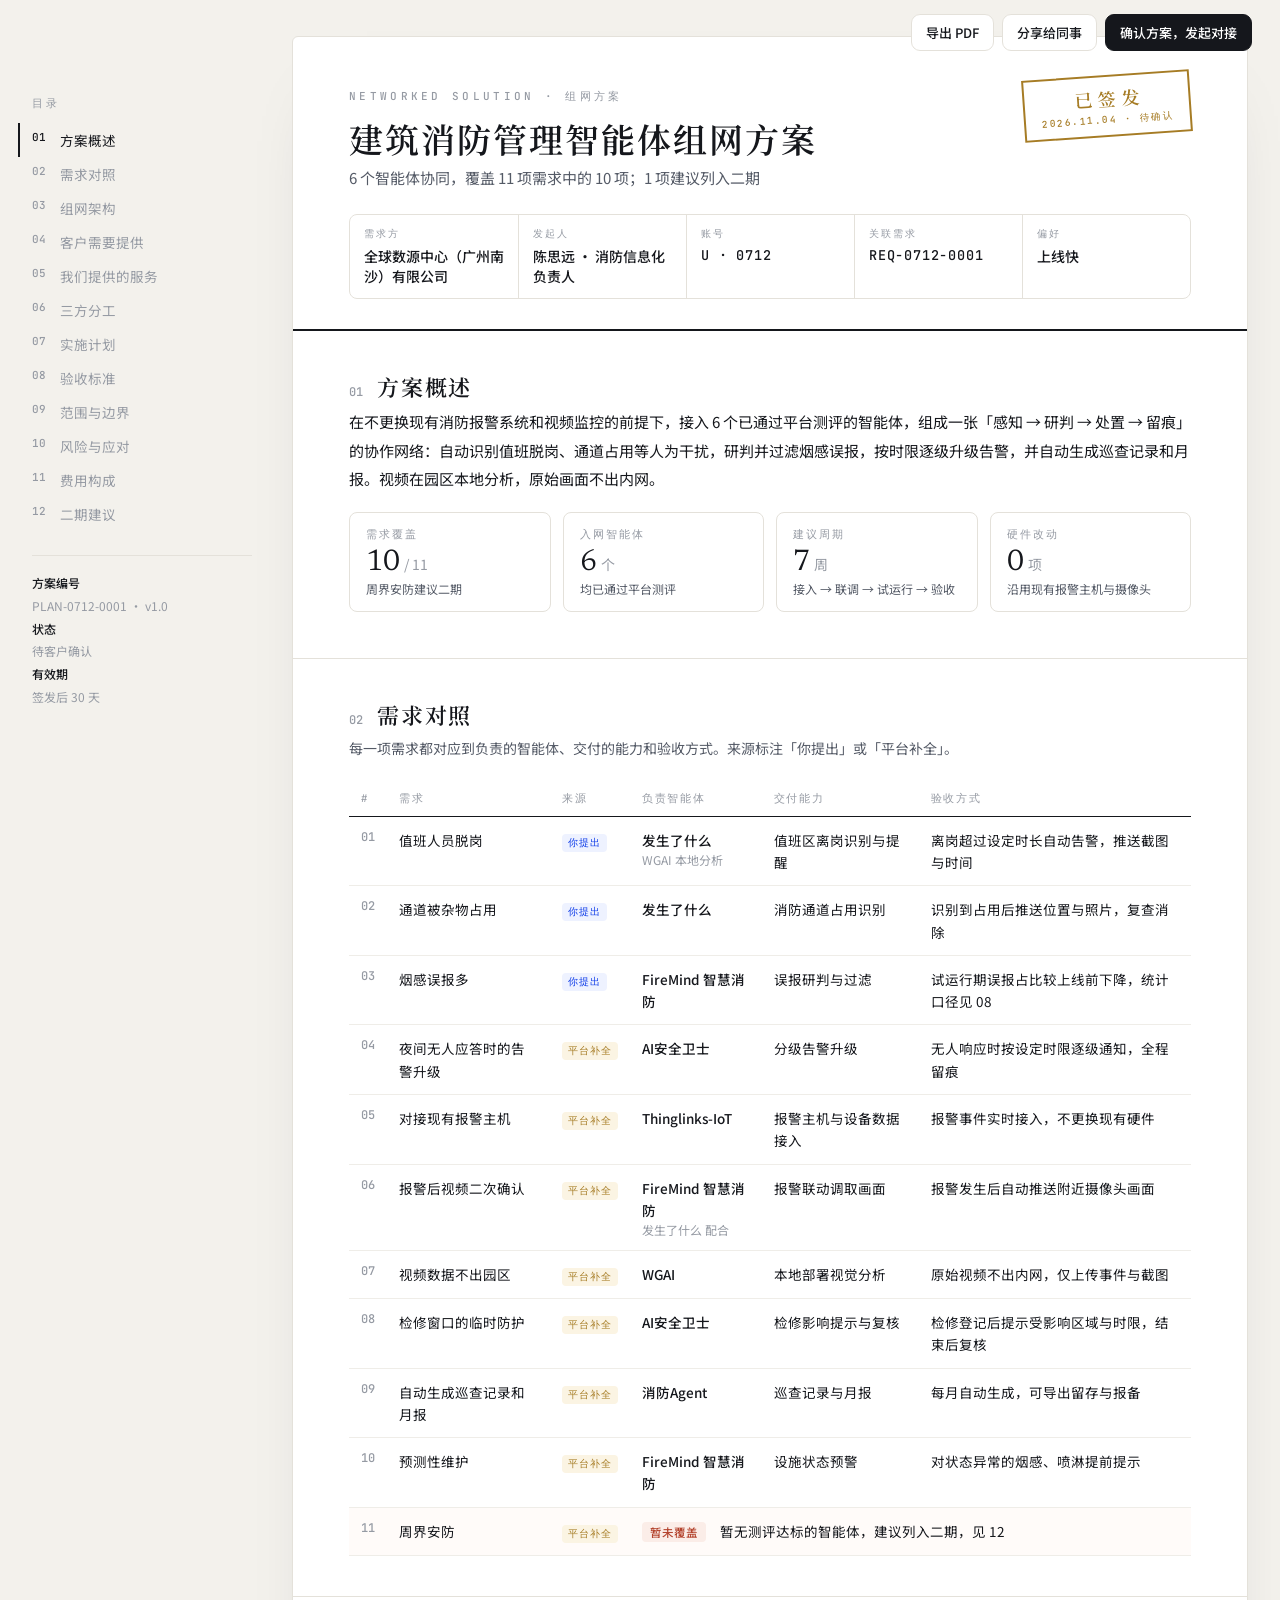
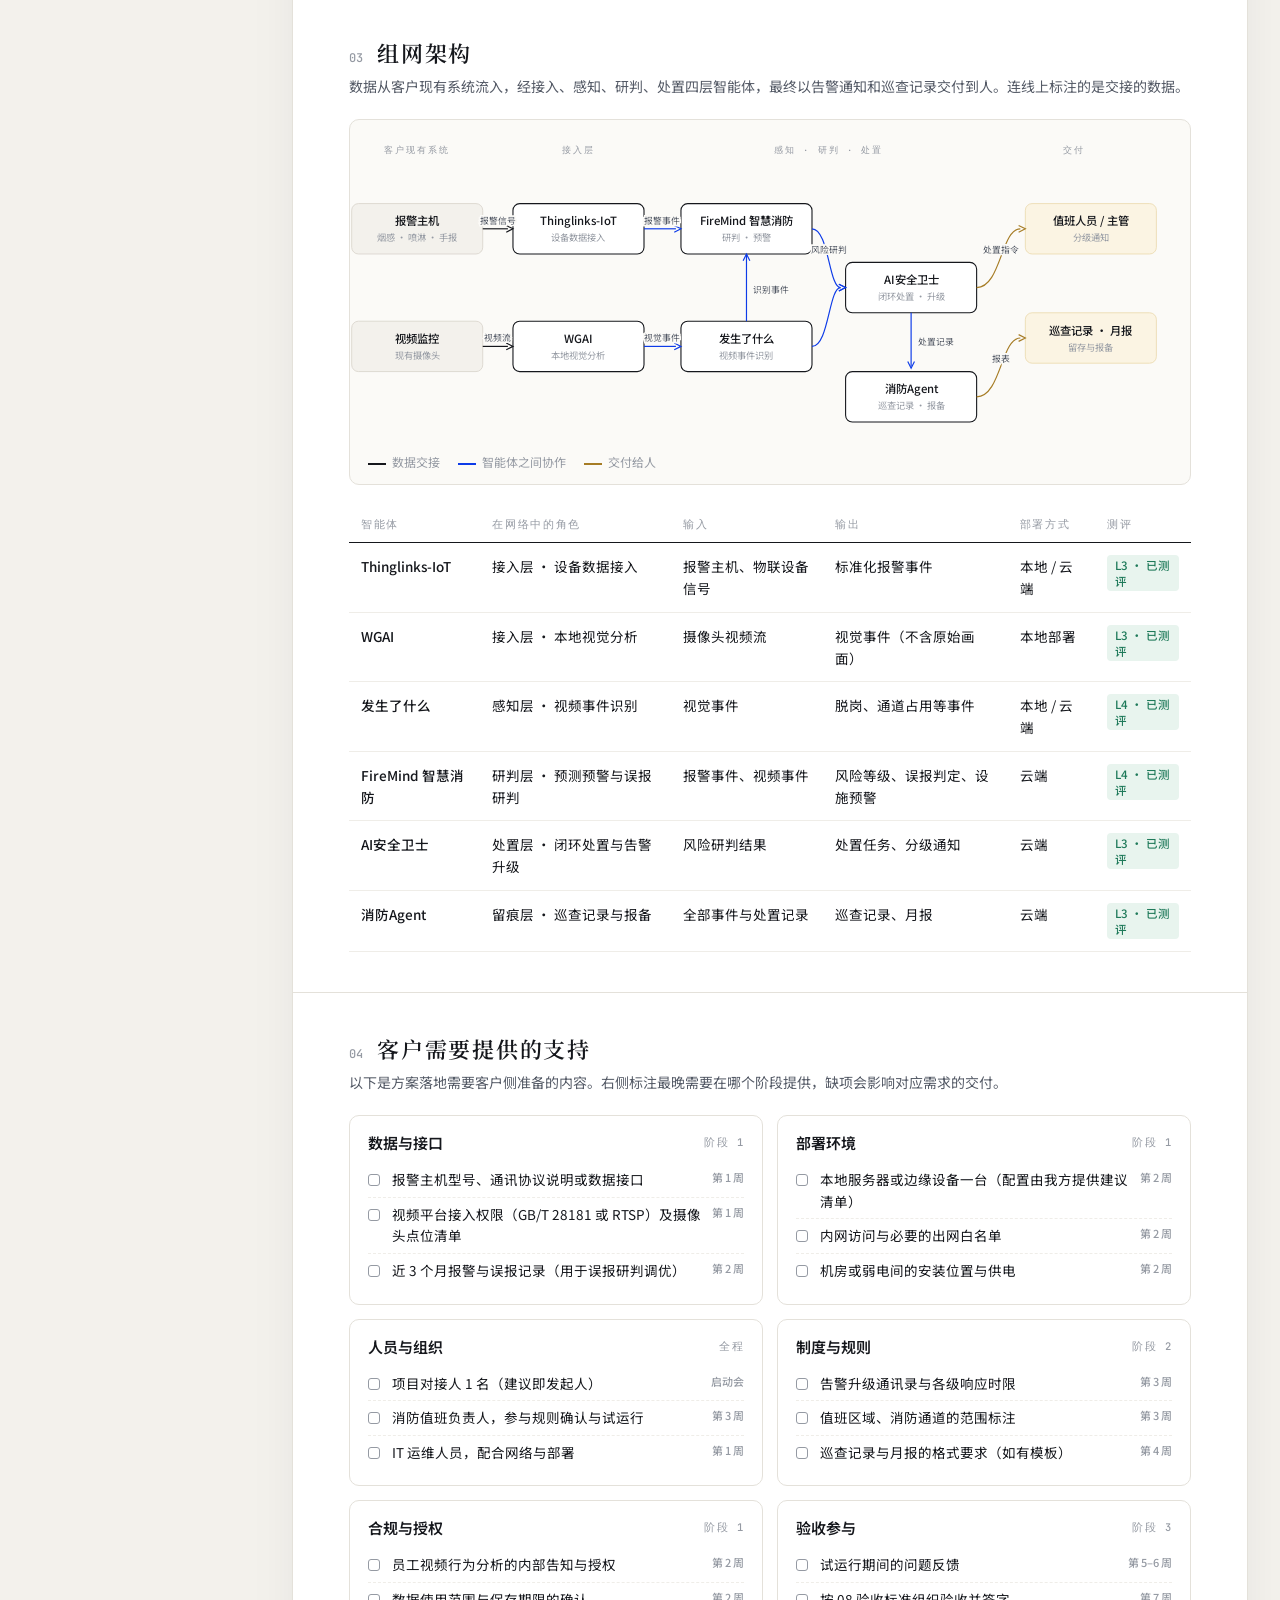
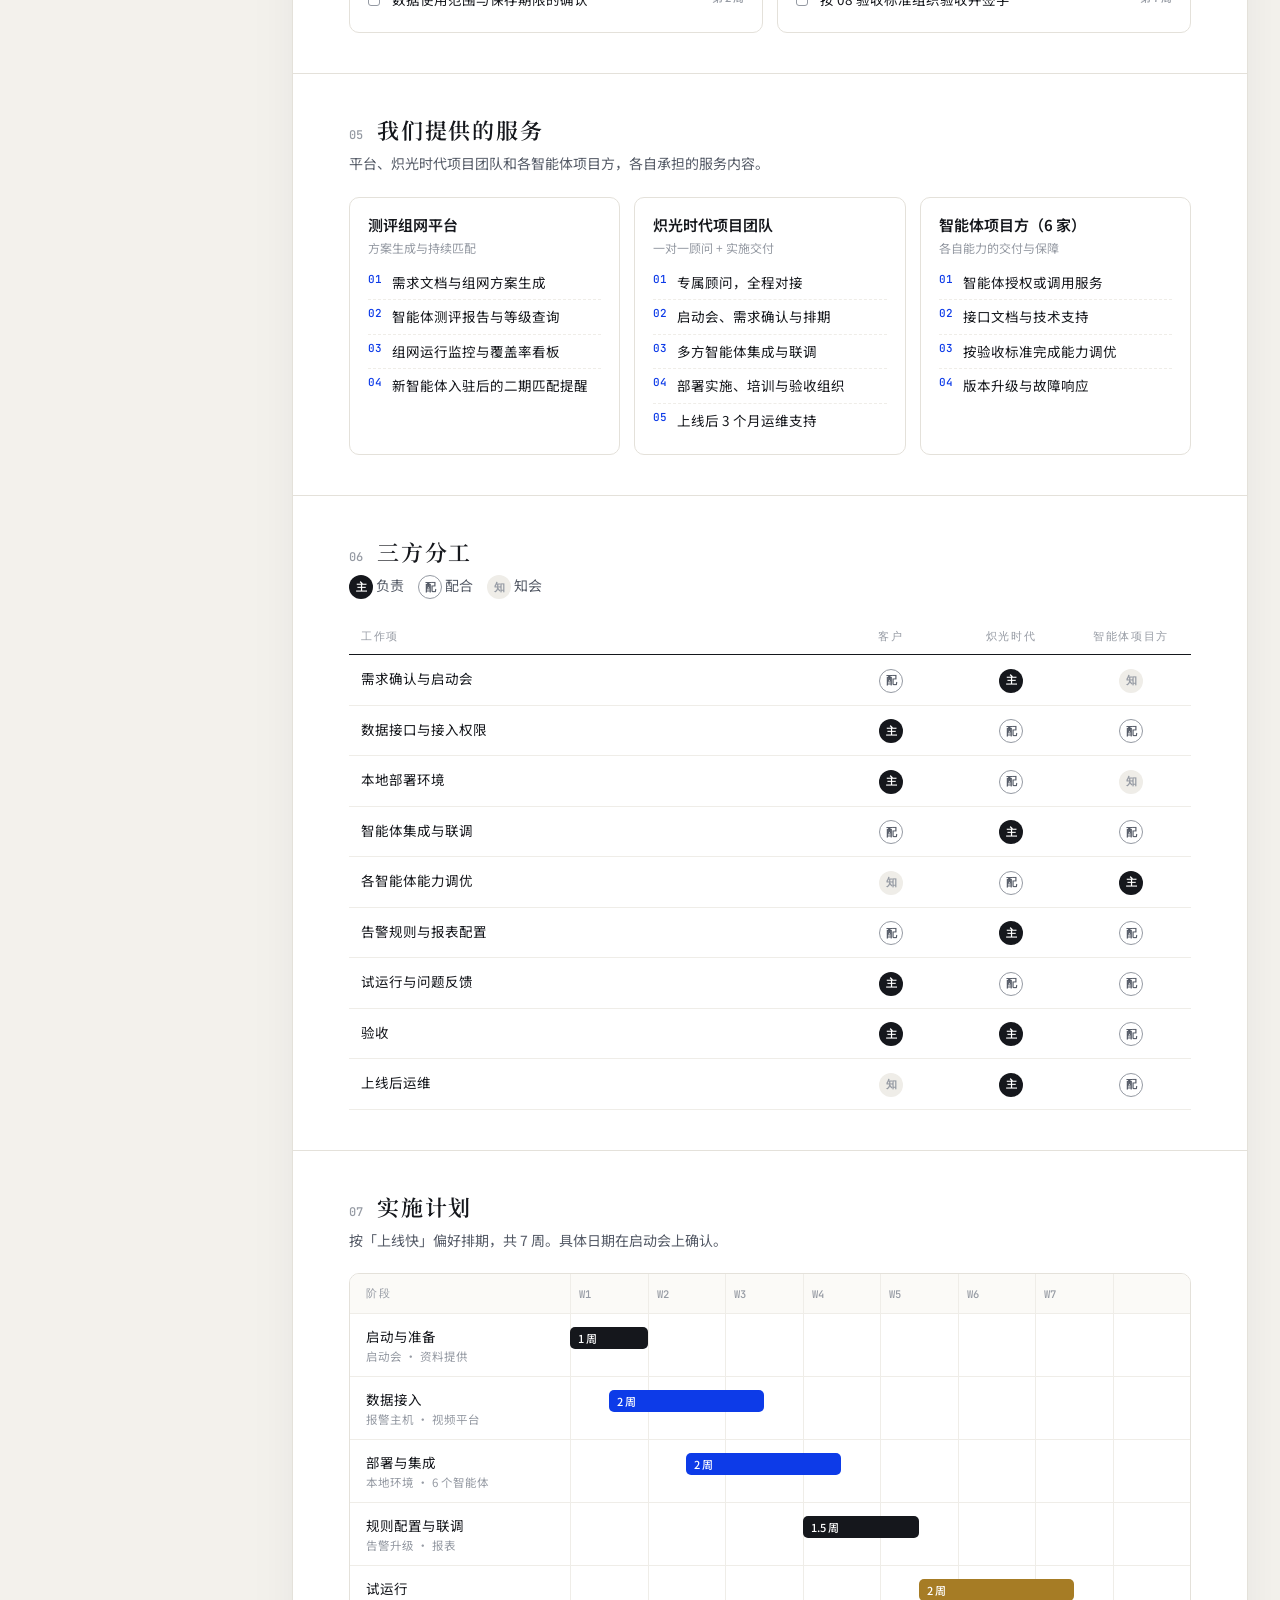
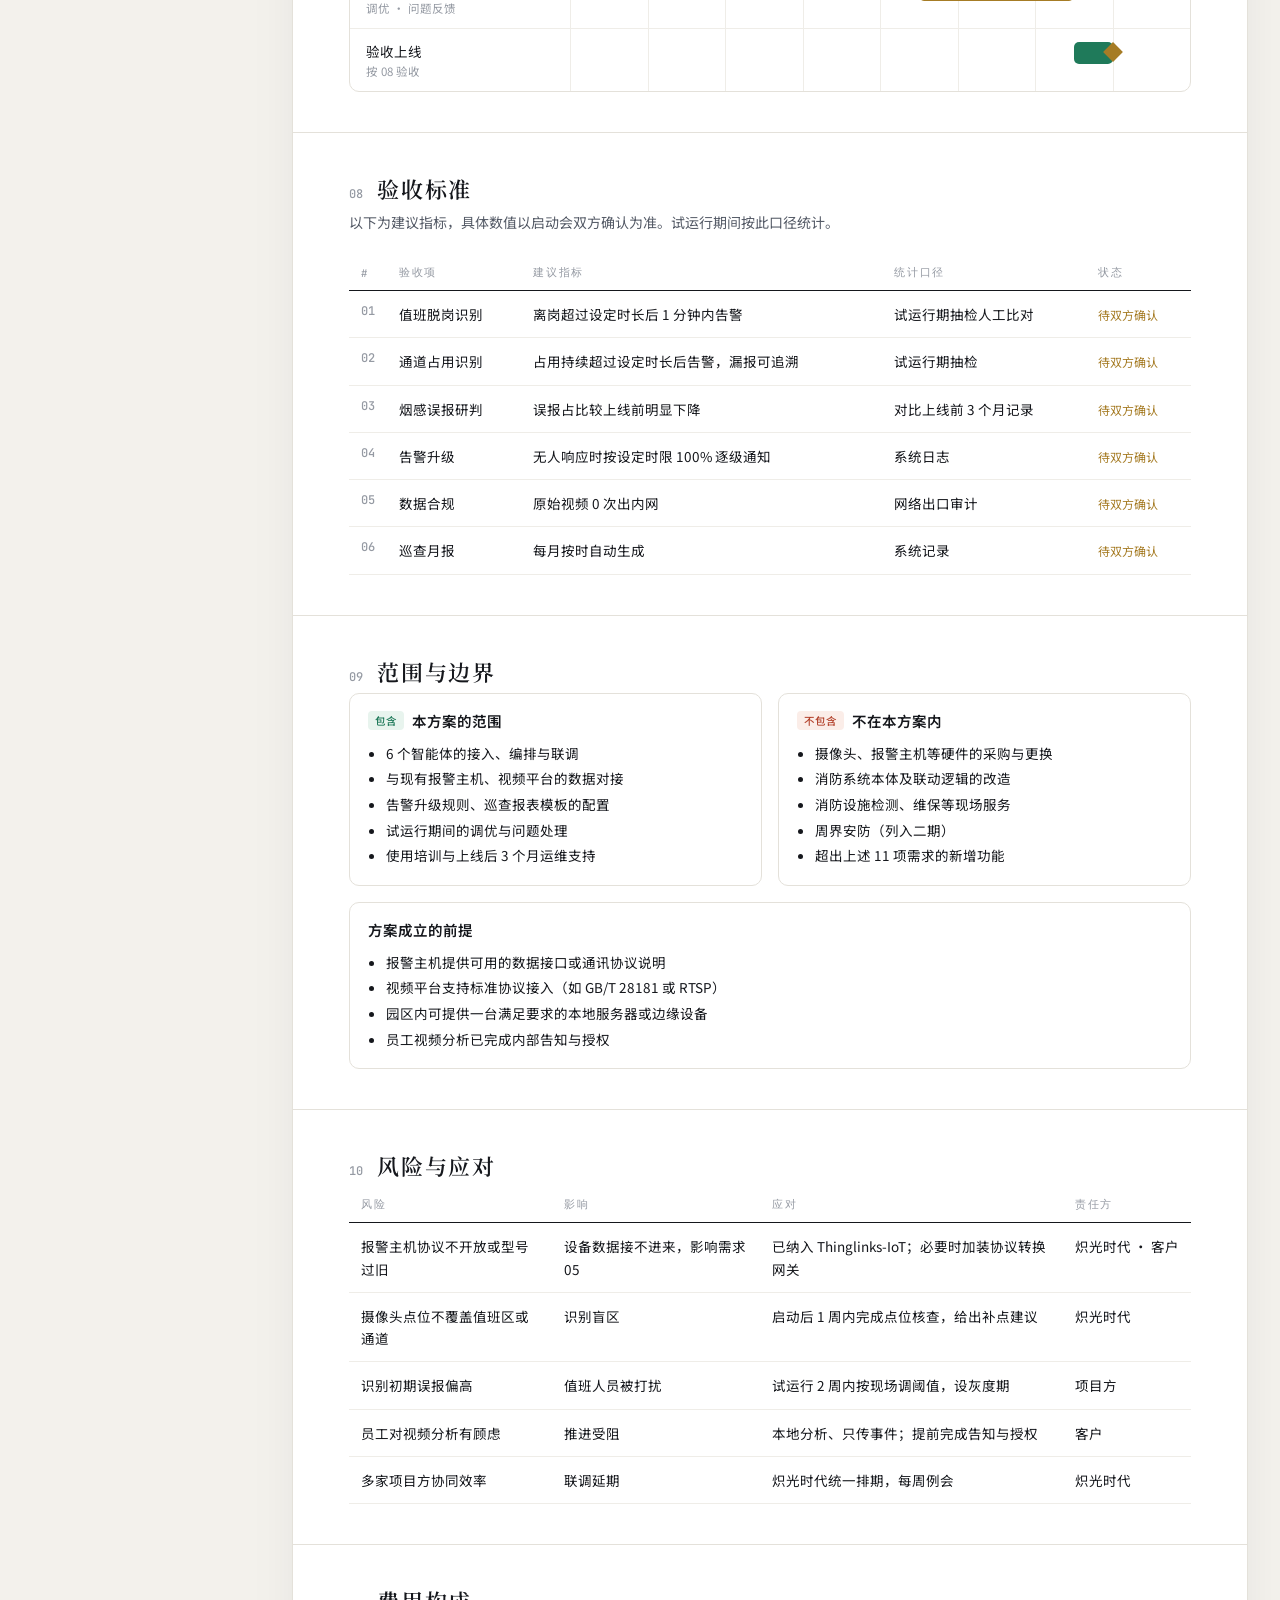
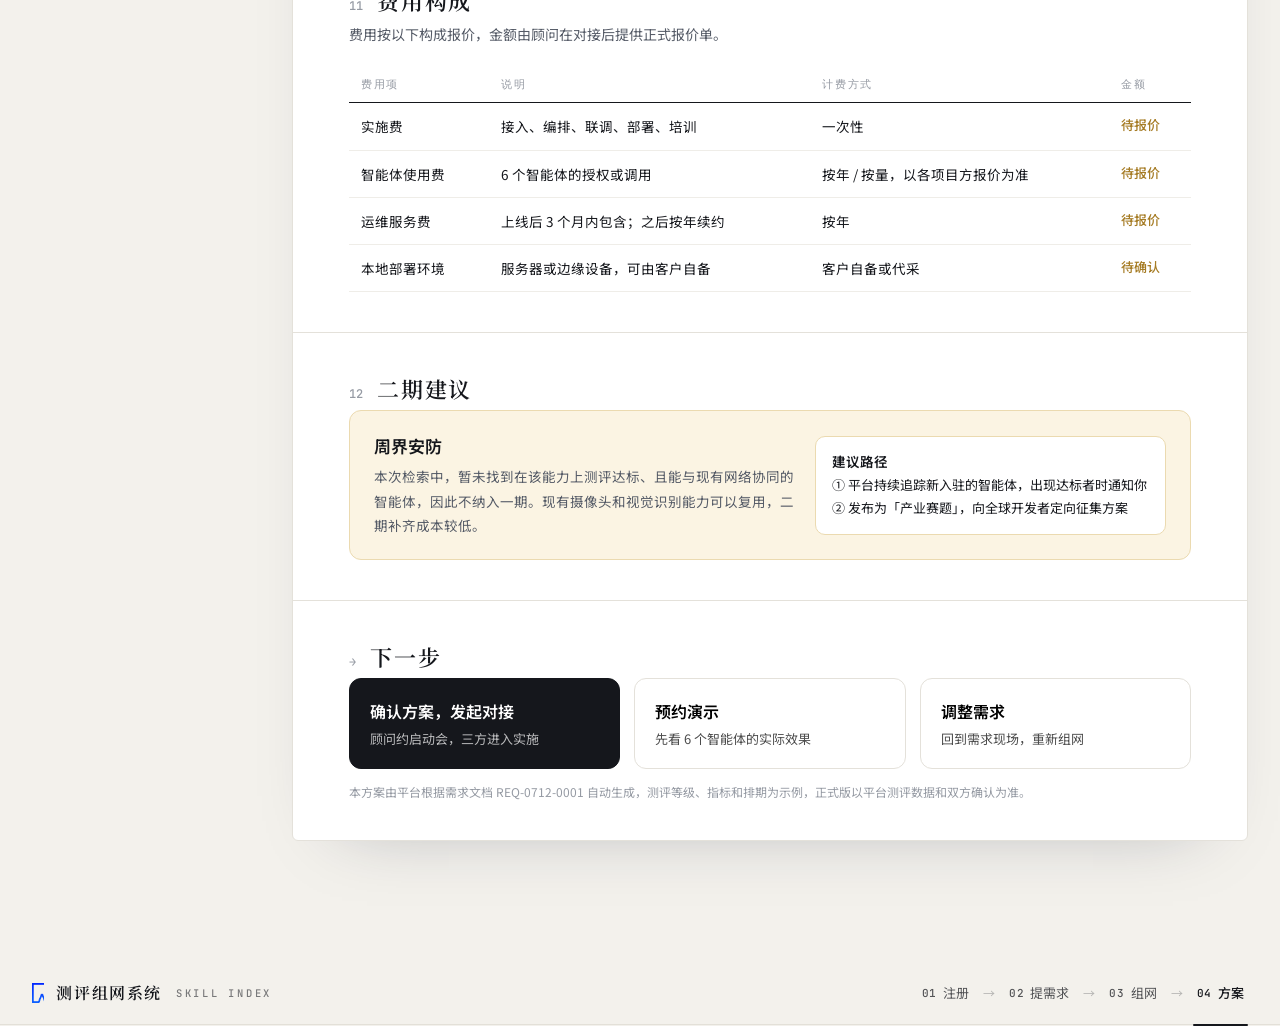
<file: step4-组网方案.html>
<!doctype html>
<html lang="zh-CN">
<head>
<meta charset="utf-8">
<title>组网方案 · PLAN-0712-0001 · Demo v1</title>
<style>
@font-face{font-family:"NR";src:url(fonts/newsreader-400.woff2) format("woff2");font-weight:400}
@font-face{font-family:"NSerif";src:url(fonts/noto-serif-sc-400.woff2) format("woff2");font-weight:400}
@font-face{font-family:"NSerif";src:url(fonts/noto-serif-sc-600.woff2) format("woff2");font-weight:600}
@font-face{font-family:"NSans";src:url(fonts/NotoSansSC-var.ttf) format("truetype");font-weight:100 900}
@font-face{font-family:"JBM";src:url(fonts/JetBrainsMono-var.ttf) format("truetype");font-weight:100 800}
:root{--bg:#F3F1EC;--sheet:#FFFFFF;--ink:#15171C;--ink2:#545A66;--ink3:#959AA3;--rule:#E4E1DA;--rule2:#EFEDE8;
  --blue:#0D3BE8;--blue-t:#EEF2FF;--gold:#A67C25;--gold-t:#FBF4E3;--gold-r:#EBDAB0;--red:#B4442E;--red-t:#FBEDE8;--green:#1F7A5A;--green-t:#E8F4EE}
*{box-sizing:border-box}
html{scroll-behavior:smooth}
body{margin:0;background:var(--bg);color:var(--ink);font-family:NSans,"PingFang SC","Microsoft YaHei",system-ui,sans-serif;-webkit-font-smoothing:antialiased}
a{color:inherit}
button{font:inherit;cursor:pointer}
/* 顶栏 */
.bar{position:sticky;top:0;z-index:20;height:62px;display:flex;align-items:center;justify-content:space-between;padding:0 32px;background:rgba(243,241,236,.92);backdrop-filter:blur(8px);border-bottom:1px solid var(--rule)}
.brand{display:flex;align-items:center;gap:12px;font:600 16px NSerif;letter-spacing:.1em}.brand img{height:20px}
.steps{display:flex;gap:26px;font:400 13px NSans;color:var(--ink3)}.steps i{font:500 11px JBM;font-style:normal;margin-right:6px}
.steps b{color:var(--ink);font-weight:500;position:relative}.steps b::after{content:"";position:absolute;left:0;right:0;bottom:-21px;height:2px;background:var(--ink)}
.acts{display:flex;gap:8px}
.btn{border:1px solid var(--rule);background:#fff;color:var(--ink);font:500 13px NSans;padding:8px 14px;border-radius:9px}
.btn:hover{border-color:var(--ink3)}
.btn.pri{background:var(--ink);color:#fff;border-color:var(--ink)}
/* 布局 */
.wrap{display:grid;grid-template-columns:220px minmax(0,1fr);gap:40px;max-width:1280px;margin:0 auto;padding:36px 32px 120px}
.toc{position:sticky;top:96px;align-self:start}
.toc .t{font:500 10.5px JBM;letter-spacing:.28em;color:var(--ink3);margin-bottom:12px}
.toc a{display:flex;gap:10px;padding:7px 0;font:400 13.5px NSans;color:var(--ink3);text-decoration:none;border-left:2px solid transparent;padding-left:12px;margin-left:-14px}
.toc a i{font:500 11px JBM;font-style:normal;width:18px}
.toc a.on{color:var(--ink);border-left-color:var(--ink)}
.toc .meta{margin-top:24px;padding-top:16px;border-top:1px solid var(--rule);font:400 12px/1.9 NSans;color:var(--ink3)}
.toc .meta b{color:var(--ink);font-weight:500}
.doc{background:var(--sheet);border:1px solid var(--rule);border-radius:6px;box-shadow:0 1px 0 #fff inset,0 30px 70px -50px rgba(30,35,60,.35)}
/* 方案头 */
.head{padding:44px 56px 30px;border-bottom:2px solid var(--ink);position:relative}
.head small{font:500 11px JBM;letter-spacing:.3em;color:var(--ink3)}
.head h1{margin:12px 0 6px;font:600 34px/1.3 NSerif;letter-spacing:.06em}
.head .sub{font:400 15px NSans;color:var(--ink2)}
.hmeta{display:grid;grid-template-columns:repeat(5,1fr);margin-top:26px;border:1px solid var(--rule);border-radius:8px}
.hmeta div{padding:12px 14px}.hmeta div+div{border-left:1px solid var(--rule)}
.hmeta span{display:block;font:500 10px JBM;letter-spacing:.2em;color:var(--ink3)}
.hmeta b{display:block;margin-top:5px;font:500 14px NSans}
.hmeta b.mono{font:500 13.5px JBM;letter-spacing:.06em}
.stamp{position:absolute;right:56px;top:38px;border:2px solid var(--gold);color:var(--gold);padding:8px 16px;transform:rotate(-4deg);text-align:center}
.stamp b{display:block;font:600 18px NSerif;letter-spacing:.3em;margin-right:-.3em}.stamp span{display:block;margin-top:2px;font:500 9.5px JBM;letter-spacing:.16em}
/* 章节 */
.sec{padding:40px 56px;border-bottom:1px solid var(--rule)}
.sec:last-child{border-bottom:0}
.sh{display:flex;align-items:baseline;gap:14px;margin-bottom:6px}
.sh i{font:500 12px JBM;font-style:normal;color:var(--ink3)}
.sh h2{margin:0;font:600 22px NSerif;letter-spacing:.08em}
.lead{margin:0 0 20px;font:400 14px/1.8 NSans;color:var(--ink2)}
p.b{margin:0 0 12px;font:400 15px/1.9 NSans}
.kpi{display:grid;grid-template-columns:repeat(4,1fr);gap:12px;margin:18px 0 6px}
.kpi div{border:1px solid var(--rule);border-radius:8px;padding:14px 16px}
.kpi span{display:block;font:500 10.5px JBM;letter-spacing:.2em;color:var(--ink3)}
.kpi b{display:block;margin-top:6px;font:400 30px NR}
.kpi b em{font:400 14px NSans;font-style:normal;color:var(--ink3);margin-left:4px}
.kpi small{display:block;margin-top:2px;font:400 12px NSans;color:var(--ink2)}
/* 表格 */
table{width:100%;border-collapse:collapse;font-size:13.5px}
th{text-align:left;font:500 10.5px JBM;letter-spacing:.16em;color:var(--ink3);padding:10px 12px;border-bottom:1.5px solid var(--ink);white-space:nowrap}
td{padding:12px;border-bottom:1px solid var(--rule2);vertical-align:top;line-height:1.65}
td.no{font:500 12px JBM;color:var(--ink3);width:36px}
.src{display:inline-block;font:500 10px JBM;letter-spacing:.1em;padding:2px 6px;border-radius:4px;white-space:nowrap}
.src.u{color:var(--blue);background:var(--blue-t)}.src.g{color:var(--gold);background:var(--gold-t)}
.ag{font-weight:500}
.ag small{display:block;font:400 12px NSans;color:var(--ink3)}
.gapr td{background:#FFFBF9}
.tag{display:inline-block;font:500 11.5px NSans;padding:2px 8px;border-radius:4px}
.tag.red{color:var(--red);background:var(--red-t)}.tag.green{color:var(--green);background:var(--green-t)}.tag.gold{color:var(--gold);background:var(--gold-t)}
.tbd{color:var(--gold);font-size:12px;white-space:nowrap}
/* 架构图 */
.arch{border:1px solid var(--rule);border-radius:10px;background:#FBFAF7;padding:8px 0 4px;margin-top:6px}
.arch svg{display:block;width:100%;height:auto}
.legend{display:flex;gap:18px;padding:6px 18px 10px;font:400 12px NSans;color:var(--ink3)}
.legend i{display:inline-block;width:18px;height:2px;vertical-align:middle;margin-right:6px}
/* 支持清单 */
.cl{display:grid;grid-template-columns:repeat(2,1fr);gap:14px}
.ci{border:1px solid var(--rule);border-radius:10px;padding:16px 18px}
.ci h4{margin:0 0 10px;display:flex;justify-content:space-between;align-items:center;font:600 15px NSans}
.ci h4 span{font:500 10.5px JBM;letter-spacing:.14em;color:var(--ink3)}
.ci ul{margin:0;padding:0;list-style:none}
.ci li{display:grid;grid-template-columns:16px 1fr auto;gap:8px;padding:6px 0;font:400 13.5px/1.6 NSans;border-top:1px dashed var(--rule2)}
.ci li:first-child{border-top:0}
.ci li i{width:12px;height:12px;border:1.5px solid var(--ink3);border-radius:3px;margin-top:5px}
.ci li em{font:500 11px NSans;font-style:normal;color:var(--ink3);white-space:nowrap}
.sv{display:grid;grid-template-columns:repeat(3,1fr);gap:14px}
.sv .ci h4{display:block}.sv .ci h4 small{display:block;margin-top:4px;font:400 12px NSans;color:var(--ink3)}
.sv .ci li{grid-template-columns:16px 1fr}
.sv .ci li i{border:0;width:auto;height:auto;margin:0;font:500 11px JBM;font-style:normal;color:var(--blue)}
/* 分工表 */
.raci td.c{text-align:center;width:120px}
.r{display:inline-grid;place-items:center;width:24px;height:24px;border-radius:50%;font:600 11px JBM}
.r.R{background:var(--ink);color:#fff}.r.C{border:1.5px solid var(--ink3);color:var(--ink2)}.r.S{background:var(--rule2);color:var(--ink3)}
/* 甘特 */
.gantt{border:1px solid var(--rule);border-radius:10px;overflow:hidden}
.gr{display:grid;grid-template-columns:220px 1fr;border-top:1px solid var(--rule2)}
.gr:first-child{border-top:0;background:#FBFAF7}
.gr .l{padding:12px 16px;font:400 13.5px NSans}.gr .l small{display:block;font:400 11.5px NSans;color:var(--ink3);margin-top:2px}
.gr .tl{position:relative;display:grid;grid-template-columns:repeat(8,1fr)}
.gr .tl span{border-left:1px solid var(--rule2);font:500 10.5px JBM;color:var(--ink3);padding:13px 0 0 8px}
.gr .bar2{position:absolute;top:13px;height:22px;border-radius:5px;background:var(--ink);color:#fff;font:500 11px NSans;display:flex;align-items:center;padding:0 8px;white-space:nowrap}
.gr .bar2.b{background:var(--blue)}.gr .bar2.g{background:var(--gold)}.gr .bar2.gr2{background:var(--green)}
.ms{position:absolute;top:16px;width:14px;height:14px;transform:rotate(45deg);background:var(--gold)}
/* 列表 */
.two{display:grid;grid-template-columns:1fr 1fr;gap:16px}
.box{border:1px solid var(--rule);border-radius:10px;padding:16px 18px}
.box h4{margin:0 0 10px;font:600 14.5px NSans;display:flex;gap:8px;align-items:center}
.box ul{margin:0;padding-left:18px;font:400 13.5px/1.9 NSans;color:var(--ink)}
.box.in h4::before{content:"包含";font:500 10.5px NSans;color:var(--green);background:var(--green-t);padding:2px 7px;border-radius:4px}
.box.out h4::before{content:"不包含";font:500 10.5px NSans;color:var(--red);background:var(--red-t);padding:2px 7px;border-radius:4px}
.fee td:last-child{font:500 13px NSans;color:var(--gold);white-space:nowrap}
.p2{display:grid;grid-template-columns:1.2fr 1fr;gap:20px;align-items:center;border:1px solid var(--gold-r);background:var(--gold-t);border-radius:12px;padding:22px 24px}
.p2 h4{margin:0 0 6px;font:600 17px NSans}.p2 p{margin:0;font:400 13.5px/1.8 NSans;color:var(--ink2)}
.p2 .opt{background:#fff;border:1px solid var(--gold-r);border-radius:10px;padding:14px 16px;font:400 13px/1.8 NSans}
.p2 .opt b{display:block;font:600 13.5px NSans;margin-bottom:2px}
.next{display:grid;grid-template-columns:repeat(3,1fr);gap:14px}
.nx{border:1px solid var(--rule);border-radius:12px;padding:20px;text-align:left;background:#fff;transition:all .2s}
.nx:hover{border-color:var(--ink);transform:translateY(-2px)}
.nx.pri{background:var(--ink);color:#fff;border-color:var(--ink)}
.nx b{display:block;font:600 16px NSans}.nx span{display:block;margin-top:6px;font:400 13px NSans;opacity:.7}
.note{margin-top:14px;font:400 12px NSans;color:var(--ink3)}
.toast{position:fixed;left:50%;bottom:30px;transform:translateX(-50%) translateY(20px);background:var(--ink);color:#fff;font:400 14px NSans;padding:13px 20px;border-radius:10px;opacity:0;transition:all .3s;z-index:50}
.toast.on{opacity:1;transform:translateX(-50%)}
@media print{.bar,.toc,.next,.toast{display:none}.wrap{display:block;padding:0}.doc{border:0;box-shadow:none}body{background:#fff}.sec{break-inside:avoid}}
</style>
<link rel="stylesheet" href="shell.css">
<script src="shell.js"></script>
</head>
<body>
<div class="bar">
  <div class="brand"><img src="mark.png" alt="">测评组网系统</div>
  <div class="steps"><span><i>01</i>领取身份</span><span><i>02</i>讲需求</span><span><i>03</i>组网</span><b><i>04</i>组网方案</b></div>
  <div class="acts"><button class="btn" onclick="print()">导出 PDF</button><button class="btn" id="shareB">分享给同事</button><button class="btn pri" id="okB">确认方案，发起对接</button></div>
</div>

<div class="wrap">
  <aside class="toc">
    <div class="t">目录</div>
    <a href="#s1"><i>01</i>方案概述</a><a href="#s2"><i>02</i>需求对照</a><a href="#s3"><i>03</i>组网架构</a><a href="#s4"><i>04</i>客户需要提供</a>
    <a href="#s5"><i>05</i>我们提供的服务</a><a href="#s6"><i>06</i>三方分工</a><a href="#s7"><i>07</i>实施计划</a><a href="#s8"><i>08</i>验收标准</a>
    <a href="#s9"><i>09</i>范围与边界</a><a href="#s10"><i>10</i>风险与应对</a><a href="#s11"><i>11</i>费用构成</a><a href="#s12"><i>12</i>二期建议</a>
    <div class="meta"><b>方案编号</b><br>PLAN-0712-0001 · v1.0<br><b>状态</b><br>待客户确认<br><b>有效期</b><br>签发后 30 天</div>
  </aside>

  <main class="doc">
    <div class="head">
      <small>NETWORKED SOLUTION · 组网方案</small>
      <h1>建筑消防管理智能体组网方案</h1>
      <div class="sub">6 个智能体协同，覆盖 11 项需求中的 10 项；1 项建议列入二期</div>
      <div class="stamp"><b>已签发</b><span>2026.11.04 · 待确认</span></div>
      <div class="hmeta">
        <div><span>需求方</span><b>全球数源中心（广州南沙）有限公司</b></div>
        <div><span>发起人</span><b>陈思远 · 消防信息化负责人</b></div>
        <div><span>账号</span><b class="mono">U · 0712</b></div>
        <div><span>关联需求</span><b class="mono">REQ-0712-0001</b></div>
        <div><span>偏好</span><b>上线快</b></div>
      </div>
    </div>

    <section class="sec" id="s1">
      <div class="sh"><i>01</i><h2>方案概述</h2></div>
      <p class="b">在不更换现有消防报警系统和视频监控的前提下，接入 6 个已通过平台测评的智能体，组成一张「感知 → 研判 → 处置 → 留痕」的协作网络：自动识别值班脱岗、通道占用等人为干扰，研判并过滤烟感误报，按时限逐级升级告警，并自动生成巡查记录和月报。视频在园区本地分析，原始画面不出内网。</p>
      <div class="kpi">
        <div><span>需求覆盖</span><b>10<em>/ 11</em></b><small>周界安防建议二期</small></div>
        <div><span>入网智能体</span><b>6<em>个</em></b><small>均已通过平台测评</small></div>
        <div><span>建议周期</span><b>7<em>周</em></b><small>接入 → 联调 → 试运行 → 验收</small></div>
        <div><span>硬件改动</span><b>0<em>项</em></b><small>沿用现有报警主机与摄像头</small></div>
      </div>
    </section>

    <section class="sec" id="s2">
      <div class="sh"><i>02</i><h2>需求对照</h2></div>
      <p class="lead">每一项需求都对应到负责的智能体、交付的能力和验收方式。来源标注「你提出」或「平台补全」。</p>
      <table>
        <thead><tr><th>#</th><th>需求</th><th>来源</th><th>负责智能体</th><th>交付能力</th><th>验收方式</th></tr></thead>
        <tbody id="reqRows"></tbody>
      </table>
    </section>

    <section class="sec" id="s3">
      <div class="sh"><i>03</i><h2>组网架构</h2></div>
      <p class="lead">数据从客户现有系统流入，经接入、感知、研判、处置四层智能体，最终以告警通知和巡查记录交付到人。连线上标注的是交接的数据。</p>
      <div class="arch"><svg viewBox="0 0 1000 380" id="arch"></svg>
        <div class="legend"><span><i style="background:#15171C"></i>数据交接</span><span><i style="background:#0D3BE8"></i>智能体之间协作</span><span><i style="background:#A67C25"></i>交付给人</span></div></div>
      <table style="margin-top:22px">
        <thead><tr><th>智能体</th><th>在网络中的角色</th><th>输入</th><th>输出</th><th>部署方式</th><th>测评</th></tr></thead>
        <tbody id="agRows"></tbody>
      </table>
    </section>

    <section class="sec" id="s4">
      <div class="sh"><i>04</i><h2>客户需要提供的支持</h2></div>
      <p class="lead">以下是方案落地需要客户侧准备的内容。右侧标注最晚需要在哪个阶段提供，缺项会影响对应需求的交付。</p>
      <div class="cl" id="needCl"></div>
    </section>

    <section class="sec" id="s5">
      <div class="sh"><i>05</i><h2>我们提供的服务</h2></div>
      <p class="lead">平台、炽光时代项目团队和各智能体项目方，各自承担的服务内容。</p>
      <div class="sv" id="svc"></div>
    </section>

    <section class="sec" id="s6">
      <div class="sh"><i>06</i><h2>三方分工</h2></div>
      <p class="lead"><span class="r R">主</span> 负责　<span class="r C">配</span> 配合　<span class="r S">知</span> 知会</p>
      <table class="raci"><thead><tr><th>工作项</th><th style="text-align:center">客户</th><th style="text-align:center">炽光时代</th><th style="text-align:center">智能体项目方</th></tr></thead><tbody id="raci"></tbody></table>
    </section>

    <section class="sec" id="s7">
      <div class="sh"><i>07</i><h2>实施计划</h2></div>
      <p class="lead">按「上线快」偏好排期，共 7 周。具体日期在启动会上确认。</p>
      <div class="gantt" id="gantt"></div>
    </section>

    <section class="sec" id="s8">
      <div class="sh"><i>08</i><h2>验收标准</h2></div>
      <p class="lead">以下为建议指标，具体数值以启动会双方确认为准。试运行期间按此口径统计。</p>
      <table><thead><tr><th>#</th><th>验收项</th><th>建议指标</th><th>统计口径</th><th>状态</th></tr></thead><tbody id="acc"></tbody></table>
    </section>

    <section class="sec" id="s9">
      <div class="sh"><i>09</i><h2>范围与边界</h2></div>
      <div class="two">
        <div class="box in"><h4>本方案的范围</h4><ul>
          <li>6 个智能体的接入、编排与联调</li><li>与现有报警主机、视频平台的数据对接</li><li>告警升级规则、巡查报表模板的配置</li><li>试运行期间的调优与问题处理</li><li>使用培训与上线后 3 个月运维支持</li></ul></div>
        <div class="box out"><h4>不在本方案内</h4><ul>
          <li>摄像头、报警主机等硬件的采购与更换</li><li>消防系统本体及联动逻辑的改造</li><li>消防设施检测、维保等现场服务</li><li>周界安防（列入二期）</li><li>超出上述 11 项需求的新增功能</li></ul></div>
      </div>
      <div class="box" style="margin-top:16px"><h4>方案成立的前提</h4><ul>
        <li>报警主机提供可用的数据接口或通讯协议说明</li><li>视频平台支持标准协议接入（如 GB/T 28181 或 RTSP）</li><li>园区内可提供一台满足要求的本地服务器或边缘设备</li><li>员工视频分析已完成内部告知与授权</li></ul></div>
    </section>

    <section class="sec" id="s10">
      <div class="sh"><i>10</i><h2>风险与应对</h2></div>
      <table><thead><tr><th>风险</th><th>影响</th><th>应对</th><th>责任方</th></tr></thead><tbody id="risk"></tbody></table>
    </section>

    <section class="sec" id="s11">
      <div class="sh"><i>11</i><h2>费用构成</h2></div>
      <p class="lead">费用按以下构成报价，金额由顾问在对接后提供正式报价单。</p>
      <table class="fee"><thead><tr><th>费用项</th><th>说明</th><th>计费方式</th><th>金额</th></tr></thead><tbody>
        <tr><td>实施费</td><td>接入、编排、联调、部署、培训</td><td>一次性</td><td>待报价</td></tr>
        <tr><td>智能体使用费</td><td>6 个智能体的授权或调用</td><td>按年 / 按量，以各项目方报价为准</td><td>待报价</td></tr>
        <tr><td>运维服务费</td><td>上线后 3 个月内包含；之后按年续约</td><td>按年</td><td>待报价</td></tr>
        <tr><td>本地部署环境</td><td>服务器或边缘设备，可由客户自备</td><td>客户自备或代采</td><td>待确认</td></tr>
      </tbody></table>
    </section>

    <section class="sec" id="s12">
      <div class="sh"><i>12</i><h2>二期建议</h2></div>
      <div class="p2">
        <div><h4>周界安防</h4><p>本次检索中，暂未找到在该能力上测评达标、且能与现有网络协同的智能体，因此不纳入一期。现有摄像头和视觉识别能力可以复用，二期补齐成本较低。</p></div>
        <div class="opt"><b>建议路径</b>① 平台持续追踪新入驻的智能体，出现达标者时通知你<br>② 发布为「产业赛题」，向全球开发者定向征集方案</div>
      </div>
    </section>

    <section class="sec">
      <div class="sh"><i>→</i><h2>下一步</h2></div>
      <div class="next">
        <button class="nx pri" id="ok2"><b>确认方案，发起对接</b><span>顾问约启动会，三方进入实施</span></button>
        <button class="nx" id="demo"><b>预约演示</b><span>先看 6 个智能体的实际效果</span></button>
        <button class="nx" onclick="window.UX?UX.goDemandAgain():(location.href='step2-补全.html')"><b>调整需求</b><span>回到需求现场，重新组网</span></button>
      </div>
      <div class="note">本方案由平台根据需求文档 REQ-0712-0001 自动生成，测评等级、指标和排期为示例，正式版以平台测评数据和双方确认为准。</div>
    </section>
  </main>
</div>
<div class="toast" id="toast"></div>
<script>
const $ = s => document.querySelector(s), $$ = s => [...document.querySelectorAll(s)];
const REQ = [
  ['值班人员脱岗', 'u', '发生了什么', 'WGAI 本地分析', '值班区离岗识别与提醒', '离岗超过设定时长自动告警，推送截图与时间'],
  ['通道被杂物占用', 'u', '发生了什么', '', '消防通道占用识别', '识别到占用后推送位置与照片，复查消除'],
  ['烟感误报多', 'u', 'FireMind 智慧消防', '', '误报研判与过滤', '试运行期误报占比较上线前下降，统计口径见 08'],
  ['夜间无人应答时的告警升级', 'g', 'AI安全卫士', '', '分级告警升级', '无人响应时按设定时限逐级通知，全程留痕'],
  ['对接现有报警主机', 'g', 'Thinglinks-IoT', '', '报警主机与设备数据接入', '报警事件实时接入，不更换现有硬件'],
  ['报警后视频二次确认', 'g', 'FireMind 智慧消防', '发生了什么 配合', '报警联动调取画面', '报警发生后自动推送附近摄像头画面'],
  ['视频数据不出园区', 'g', 'WGAI', '', '本地部署视觉分析', '原始视频不出内网，仅上传事件与截图'],
  ['检修窗口的临时防护', 'g', 'AI安全卫士', '', '检修影响提示与复核', '检修登记后提示受影响区域与时限，结束后复核'],
  ['自动生成巡查记录和月报', 'g', '消防Agent', '', '巡查记录与月报', '每月自动生成，可导出留存与报备'],
  ['预测性维护', 'g', 'FireMind 智慧消防', '', '设施状态预警', '对状态异常的烟感、喷淋提前提示'],
  ['周界安防', 'g', null, '', '—', '—'],
];
$('#reqRows').innerHTML = REQ.map((r, i) => r[2] ? `<tr><td class="no">${String(i + 1).padStart(2, '0')}</td><td>${r[0]}</td><td><span class="src ${r[1]}">${r[1] === 'u' ? '你提出' : '平台补全'}</span></td><td class="ag">${r[2]}${r[3] ? `<small>${r[3]}</small>` : ''}</td><td>${r[4]}</td><td>${r[5]}</td></tr>`
  : `<tr class="gapr"><td class="no">${String(i + 1).padStart(2, '0')}</td><td>${r[0]}</td><td><span class="src ${r[1]}">平台补全</span></td><td colspan="3"><span class="tag red">暂未覆盖</span>　暂无测评达标的智能体，建议列入二期，见 12</td></tr>`).join('');
const AG = [
  ['Thinglinks-IoT', '接入层 · 设备数据接入', '报警主机、物联设备信号', '标准化报警事件', '本地 / 云端', 'L3'],
  ['WGAI', '接入层 · 本地视觉分析', '摄像头视频流', '视觉事件（不含原始画面）', '本地部署', 'L3'],
  ['发生了什么', '感知层 · 视频事件识别', '视觉事件', '脱岗、通道占用等事件', '本地 / 云端', 'L4'],
  ['FireMind 智慧消防', '研判层 · 预测预警与误报研判', '报警事件、视频事件', '风险等级、误报判定、设施预警', '云端', 'L4'],
  ['AI安全卫士', '处置层 · 闭环处置与告警升级', '风险研判结果', '处置任务、分级通知', '云端', 'L3'],
  ['消防Agent', '留痕层 · 巡查记录与报备', '全部事件与处置记录', '巡查记录、月报', '云端', 'L3'],
];
$('#agRows').innerHTML = AG.map(a => `<tr><td class="ag">${a[0]}</td><td>${a[1]}</td><td>${a[2]}</td><td>${a[3]}</td><td>${a[4]}</td><td><span class="tag green">${a[5]} · 已测评</span></td></tr>`).join('');
// 架构图
(function () {
  const col = [70, 272, 472, 668, 862], L = (x, y, t, s, k = '') => `<g><rect x="${x - 78}" y="${y - 30}" width="156" height="60" rx="8" fill="${k === 'c' ? '#F3F1EC' : k === 'o' ? '#FBF4E3' : '#fff'}" stroke="${k === 'o' ? '#EBDAB0' : k === 'c' ? '#D9D5CC' : '#15171C'}" stroke-width="${k ? 1 : 1.3}"/><text x="${x}" y="${y - 4}" text-anchor="middle" font-family="NSans" font-size="13.5" font-weight="500" fill="#15171C">${t}</text><text x="${x}" y="${y + 15}" text-anchor="middle" font-family="NSans" font-size="11" fill="#959AA3">${s}</text></g>`;
  const head = (x, t) => `<text x="${x}" y="30" text-anchor="middle" font-family="JBM" font-size="10.5" letter-spacing="2.5" fill="#959AA3">${t}</text>`;
  const arrow = (x1, y1, x2, y2, c, lab) => { const mx = (x1 + x2) / 2; return `<path d="M${x1} ${y1}C${mx} ${y1} ${mx} ${y2} ${x2 - 6} ${y2}" fill="none" stroke="${c}" stroke-width="1.4"/><path d="M${x2 - 8} ${y2 - 4}l8 4-8 4" fill="none" stroke="${c}" stroke-width="1.4"/>${lab ? `<text x="${mx}" y="${(y1 + y2) / 2 - 6}" text-anchor="middle" font-family="NSans" font-size="10.5" fill="#545A66" paint-order="stroke" stroke="#FBFAF7" stroke-width="4">${lab}</text>` : ''}`; };
  let g = head(col[0] + 10, '客户现有系统') + head(col[1], '接入层') + head((col[2] + col[3]) / 2, '感知 · 研判 · 处置') + head(col[4], '交付');
  g += L(col[0] + 10, 120, '报警主机', '烟感 · 喷淋 · 手报', 'c') + L(col[0] + 10, 260, '视频监控', '现有摄像头', 'c');
  g += L(col[1], 120, 'Thinglinks-IoT', '设备数据接入') + L(col[1], 260, 'WGAI', '本地视觉分析');
  g += L(col[2], 260, '发生了什么', '视频事件识别') + L(col[2], 120, 'FireMind 智慧消防', '研判 · 预警') + L(col[3], 190, 'AI安全卫士', '闭环处置 · 升级') + L(col[3], 320, '消防Agent', '巡查记录 · 报备');
  g += L(col[4] + 20, 120, '值班人员 / 主管', '分级通知', 'o') + L(col[4] + 20, 250, '巡查记录 · 月报', '留存与报备', 'o');
  g += arrow(col[0] + 88, 120, col[1] - 78, 120, '#15171C', '报警信号') + arrow(col[0] + 88, 260, col[1] - 78, 260, '#15171C', '视频流');
  g += arrow(col[1] + 78, 120, col[2] - 78, 120, '#0D3BE8', '报警事件') + arrow(col[1] + 78, 260, col[2] - 78, 260, '#0D3BE8', '视觉事件');
  g += `<path d="M${col[2]} 230V150" stroke="#0D3BE8" stroke-width="1.4" fill="none"/><path d="M${col[2] - 4} 158l4-8 4 8" stroke="#0D3BE8" stroke-width="1.4" fill="none"/><text x="${col[2] + 8}" y="196" font-family="NSans" font-size="10.5" fill="#545A66">识别事件</text>`;
  g += arrow(col[2] + 78, 120, col[3] - 78, 190, '#0D3BE8', '风险研判') + arrow(col[2] + 78, 260, col[3] - 78, 190, '#0D3BE8', '');
  g += `<path d="M${col[3]} 220V284" stroke="#0D3BE8" stroke-width="1.4"/><path d="M${col[3] - 4} 278l4 8 4-8" stroke="#0D3BE8" stroke-width="1.4" fill="none"/><text x="${col[3] + 8}" y="258" font-family="NSans" font-size="10.5" fill="#545A66">处置记录</text>`;
  g += arrow(col[3] + 78, 190, col[4] + 20 - 78, 120, '#A67C25', '处置指令') + arrow(col[3] + 78, 320, col[4] + 20 - 78, 250, '#A67C25', '报表');
  $('#arch').innerHTML = g;
})();
// 客户需要提供
const CL = [
  ['数据与接口', '阶段 1', [['报警主机型号、通讯协议说明或数据接口', '第 1 周'], ['视频平台接入权限（GB/T 28181 或 RTSP）及摄像头点位清单', '第 1 周'], ['近 3 个月报警与误报记录（用于误报研判调优）', '第 2 周']]],
  ['部署环境', '阶段 1', [['本地服务器或边缘设备一台（配置由我方提供建议清单）', '第 2 周'], ['内网访问与必要的出网白名单', '第 2 周'], ['机房或弱电间的安装位置与供电', '第 2 周']]],
  ['人员与组织', '全程', [['项目对接人 1 名（建议即发起人）', '启动会'], ['消防值班负责人，参与规则确认与试运行', '第 3 周'], ['IT 运维人员，配合网络与部署', '第 1 周']]],
  ['制度与规则', '阶段 2', [['告警升级通讯录与各级响应时限', '第 3 周'], ['值班区域、消防通道的范围标注', '第 3 周'], ['巡查记录与月报的格式要求（如有模板）', '第 4 周']]],
  ['合规与授权', '阶段 1', [['员工视频行为分析的内部告知与授权', '第 2 周'], ['数据使用范围与保存期限的确认', '第 2 周']]],
  ['验收参与', '阶段 3', [['试运行期间的问题反馈', '第 5–6 周'], ['按 08 验收标准组织验收并签字', '第 7 周']]],
];
$('#needCl').innerHTML = CL.map(([h, s, li]) => `<div class="ci"><h4>${h}<span>${s}</span></h4><ul>${li.map(([t, w]) => `<li><i></i><span>${t}</span><em>${w}</em></li>`).join('')}</ul></div>`).join('');
const SV = [
  ['测评组网平台', '方案生成与持续匹配', ['需求文档与组网方案生成', '智能体测评报告与等级查询', '组网运行监控与覆盖率看板', '新智能体入驻后的二期匹配提醒']],
  ['炽光时代项目团队', '一对一顾问 + 实施交付', ['专属顾问，全程对接', '启动会、需求确认与排期', '多方智能体集成与联调', '部署实施、培训与验收组织', '上线后 3 个月运维支持']],
  ['智能体项目方（6 家）', '各自能力的交付与保障', ['智能体授权或调用服务', '接口文档与技术支持', '按验收标准完成能力调优', '版本升级与故障响应']],
];
$('#svc').innerHTML = SV.map(([h, s, li]) => `<div class="ci"><h4>${h}<small>${s}</small></h4><ul>${li.map((t, i) => `<li><i>${String(i + 1).padStart(2, '0')}</i><span>${t}</span></li>`).join('')}</ul></div>`).join('');
const RA = [['需求确认与启动会', 'C', 'R', 'S'], ['数据接口与接入权限', 'R', 'C', 'C'], ['本地部署环境', 'R', 'C', 'S'], ['智能体集成与联调', 'C', 'R', 'C'], ['各智能体能力调优', 'S', 'C', 'R'], ['告警规则与报表配置', 'C', 'R', 'C'], ['试运行与问题反馈', 'R', 'C', 'C'], ['验收', 'R', 'R', 'C'], ['上线后运维', 'S', 'R', 'C']];
const RT = { R: '主', C: '配', S: '知' };
$('#raci').innerHTML = RA.map(([t, ...v]) => `<tr><td>${t}</td>${v.map(x => `<td class="c"><span class="r ${x}">${RT[x]}</span></td>`).join('')}</tr>`).join('');
const GA = [['启动与准备', '启动会 · 资料提供', 0, 1, ''], ['数据接入', '报警主机 · 视频平台', .5, 2, 'b'], ['部署与集成', '本地环境 · 6 个智能体', 1.5, 2, 'b'], ['规则配置与联调', '告警升级 · 报表', 3, 1.5, ''], ['试运行', '调优 · 问题反馈', 4.5, 2, 'g'], ['验收上线', '按 08 验收', 6.5, .5, 'gr2']];
$('#gantt').innerHTML = `<div class="gr"><div class="l" style="font:500 10.5px JBM;letter-spacing:.16em;color:var(--ink3)">阶段</div><div class="tl">${Array.from({ length: 8 }, (_, i) => `<span>${i < 7 ? 'W' + (i + 1) : ''}</span>`).join('')}</div></div>` +
  GA.map(([n, s, a, d, c]) => `<div class="gr"><div class="l">${n}<small>${s}</small></div><div class="tl">${Array.from({ length: 8 }, () => '<span></span>').join('')}<div class="bar2 ${c}" style="left:${a / 8 * 100}%;width:${d / 8 * 100}%">${d >= 1 ? d + ' 周' : ''}</div>${n === '验收上线' ? `<div class="ms" style="left:calc(${7 / 8 * 100}% - 7px)"></div>` : ''}</div></div>`).join('');
const AC = [['值班脱岗识别', '离岗超过设定时长后 1 分钟内告警', '试运行期抽检人工比对'], ['通道占用识别', '占用持续超过设定时长后告警，漏报可追溯', '试运行期抽检'], ['烟感误报研判', '误报占比较上线前明显下降', '对比上线前 3 个月记录'], ['告警升级', '无人响应时按设定时限 100% 逐级通知', '系统日志'], ['数据合规', '原始视频 0 次出内网', '网络出口审计'], ['巡查月报', '每月按时自动生成', '系统记录']];
$('#acc').innerHTML = AC.map(([a, b, c], i) => `<tr><td class="no">${String(i + 1).padStart(2, '0')}</td><td>${a}</td><td>${b}</td><td>${c}</td><td><span class="tbd">待双方确认</span></td></tr>`).join('');
const RK = [['报警主机协议不开放或型号过旧', '设备数据接不进来，影响需求 05', '已纳入 Thinglinks-IoT；必要时加装协议转换网关', '炽光时代 · 客户'], ['摄像头点位不覆盖值班区或通道', '识别盲区', '启动后 1 周内完成点位核查，给出补点建议', '炽光时代'], ['识别初期误报偏高', '值班人员被打扰', '试运行 2 周内按现场调阈值，设灰度期', '项目方'], ['员工对视频分析有顾虑', '推进受阻', '本地分析、只传事件；提前完成告知与授权', '客户'], ['多家项目方协同效率', '联调延期', '炽光时代统一排期，每周例会', '炽光时代']];
$('#risk').innerHTML = RK.map(r => `<tr><td>${r[0]}</td><td>${r[1]}</td><td>${r[2]}</td><td style="white-space:nowrap">${r[3]}</td></tr>`).join('');
// 目录高亮
const secs = $$('.sec[id]'), links = $$('.toc a');
addEventListener('scroll', () => { let cur = secs[0].id; secs.forEach(s => { if (s.getBoundingClientRect().top < 160) cur = s.id; }); links.forEach(a => a.classList.toggle('on', a.getAttribute('href') === '#' + cur)); }, { passive: true });
dispatchEvent(new Event('scroll'));
const toast = m => { const t = $('#toast'); t.textContent = m; t.classList.add('on'); setTimeout(() => t.classList.remove('on'), 2600); };
['#okB', '#ok2'].forEach(s => $(s).onclick = () => toast('已提交确认。顾问将联系你约启动会，6 家项目方已同步收到方案（演示）'));
$('#demo').onclick = () => toast('已发起预约演示（演示）');
$('#shareB').onclick = () => { navigator.clipboard?.writeText(location.href); toast('方案链接已复制，同事可查看并评论（演示）'); };
document.body.classList.add('ux-unified');

(function applyPref(){
  let run={}, profile={};
  try { run = JSON.parse(sessionStorage.getItem('si_run')||'{}'); } catch(e){}
  try { profile = JSON.parse(sessionStorage.getItem('si_profile')||'{}'); } catch(e){}
  const prefLabel = run.preferenceLabel || ({fast:'上线快',cheap:'成本低',local:'本地部署'}[run.preference]||'上线快');
  const prefB = document.querySelector('.hmeta div:last-child b');
  if (prefB) prefB.textContent = prefLabel;
  const lead = document.querySelector('#s7 .lead');
  if (lead) lead.textContent = `按「${prefLabel}」偏好排期，共 7 周。具体日期在启动会上确认。`;
  if (profile.name) {
    const hm = document.querySelectorAll('.hmeta div');
    if (hm[0] && profile.org) hm[0].querySelector('b').textContent = profile.org;
    if (hm[1]) hm[1].querySelector('b').textContent = (profile.name||'陈思远') + ' · ' + (profile.role||'消防信息化负责人');
    if (hm[2] && profile.sid) hm[2].querySelector('b').textContent = profile.sid;
  }
  if (run.coverage != null) {
    const sub = document.querySelector('.head .sub');
    if (sub) sub.textContent = `6 个智能体协同，覆盖 11 项需求中的 ${run.coverage} 项；1 项建议列入二期`;
  }
})();

window.UX && UX.init(4, 'light');
</script>
</body>
</html>
</file>
<file: shell.css>
/* 融合原型 · 统一顶栏 */
@font-face{font-family:"NR";src:url(fonts/newsreader-400.woff2) format("woff2");font-weight:400}
@font-face{font-family:"NSerif";src:url(fonts/noto-serif-sc-400.woff2) format("woff2");font-weight:400}
@font-face{font-family:"NSerif";src:url(fonts/noto-serif-sc-600.woff2) format("woff2");font-weight:600}
@font-face{font-family:"NSans";src:url(fonts/NotoSansSC-var.ttf) format("truetype");font-weight:100 900}
@font-face{font-family:"JBM";src:url(fonts/JetBrainsMono-var.ttf) format("truetype");font-weight:100 800}

#ux-chrome{
  position:absolute;left:0;right:0;top:0;height:64px;z-index:90;
  display:flex;align-items:center;justify-content:space-between;padding:0 32px;
  font-family:NSans,"PingFang SC","Microsoft YaHei",system-ui,sans-serif;
  transition:background .45s,border-color .45s,color .45s,opacity .4s,transform .45s;
  pointer-events:none;
}
#ux-chrome *{pointer-events:auto}
#ux-chrome .ux-brand{
  display:flex;align-items:center;gap:12px;
  font:600 16px NSerif,"PingFang SC",serif;letter-spacing:.1em;
}
#ux-chrome .ux-brand img{height:20px}
#ux-chrome .ux-brand small{
  font:500 10.5px JBM,monospace;letter-spacing:.26em;opacity:.55;margin-left:2px;
}
#ux-chrome .ux-rail{
  display:flex;align-items:center;gap:8px;
  font:400 13px NSans,"PingFang SC",sans-serif;
}
#ux-chrome .ux-rail .s{
  display:flex;align-items:center;gap:6px;padding:6px 4px;position:relative;
  opacity:.42;transition:opacity .3s,color .3s;
}
#ux-chrome .ux-rail .s i{
  font:500 11px JBM,monospace;font-style:normal;letter-spacing:.06em;
}
#ux-chrome .ux-rail .s.on{opacity:1;font-weight:500}
#ux-chrome .ux-rail .s.on::after{
  content:"";position:absolute;left:0;right:0;bottom:-18px;height:2px;border-radius:1px;
}
#ux-chrome .ux-rail .s.done{opacity:.72}
#ux-chrome .ux-rail .sep{opacity:.28;padding:0 2px;font-size:12px}
#ux-chrome .ux-chip{
  display:none;align-items:center;gap:10px;
  padding:5px 14px 5px 5px;border-radius:999px;
}
#ux-chrome .ux-chip.on{display:flex;animation:uxPop .55s cubic-bezier(.2,1.4,.4,1)}
@keyframes uxPop{0%{transform:scale(.5);opacity:0}100%{transform:scale(1);opacity:1}}
#ux-chrome .ux-si{
  display:inline-grid;place-items:center;width:28px;height:33px;
  background:linear-gradient(160deg,#1543F2,#071B7A);color:#fff;
  font:400 16px NR,Georgia,serif;border-radius:3px;position:relative;flex:none;
}
#ux-chrome .ux-si::before{
  content:"14";position:absolute;left:3px;top:1px;font:500 6px JBM,monospace;
}
#ux-chrome .ux-chip b{display:block;font:500 13px NSans,"PingFang SC",sans-serif}
#ux-chrome .ux-chip span{display:block;font:500 10px JBM,monospace;letter-spacing:.14em;opacity:.65}

/* 暗色主题（领证后 / 组网） */
#ux-chrome.theme-dark{
  background:rgba(6,8,14,.78);backdrop-filter:blur(10px);
  border-bottom:1px solid rgba(255,255,255,.12);color:#ECEAE4;
}
#ux-chrome.theme-dark .ux-brand img{filter:brightness(1.35)}
#ux-chrome.theme-dark .ux-rail .s.on::after{background:#ECEAE4}
#ux-chrome.theme-dark .ux-chip{
  border:1px solid rgba(255,255,255,.14);background:rgba(12,15,24,.85);
}

/* 浅色主题（提需求 / 方案） */
#ux-chrome.theme-light{
  background:rgba(243,241,236,.94);backdrop-filter:blur(8px);
  border-bottom:1px solid #E3E0D8;color:#15171C;
}
#ux-chrome.theme-light .ux-brand img{filter:none}
#ux-chrome.theme-light .ux-rail .s.on::after{background:#15171C}
#ux-chrome.theme-light .ux-chip{
  border:1px solid #E3E0D8;background:#FBFAF7;
}

/* 领证前：仅 logo，弱化 */
#ux-chrome.pre{
  background:transparent;border-bottom-color:transparent;backdrop-filter:none;
}
#ux-chrome.pre .ux-rail,#ux-chrome.pre .ux-chip{visibility:hidden;opacity:0}

/* 桥接幕 */
#ux-bridge{
  position:fixed;inset:0;z-index:200;display:none;
  background:#06070A;color:#ECEAE4;
  font-family:NSans,"PingFang SC","Microsoft YaHei",system-ui,sans-serif;
  align-items:center;justify-content:center;flex-direction:column;text-align:center;
}
#ux-bridge.on{display:flex}
#ux-bridge .stars{
  position:absolute;inset:0;overflow:hidden;opacity:.9;pointer-events:none;
}
#ux-bridge .stars canvas{width:100%;height:100%;display:block}
#ux-bridge .card{
  position:relative;z-index:2;padding:36px 48px;border-radius:18px;
  border:1px solid rgba(255,255,255,.14);
  background:rgba(14,17,26,.72);backdrop-filter:blur(8px);
  box-shadow:0 30px 80px rgba(0,0,0,.45);
  opacity:0;transform:translateY(16px);transition:all .7s cubic-bezier(.2,.8,.2,1);
}
#ux-bridge.show .card{opacity:1;transform:none}
#ux-bridge .k{
  font:500 11px JBM,monospace;letter-spacing:.34em;color:#6F93FF;margin-bottom:16px;
}
#ux-bridge h2{
  margin:0;font:600 34px/1.35 NSerif,"PingFang SC",serif;letter-spacing:.12em;
}
#ux-bridge p{
  margin:14px 0 0;font:400 15px NSans,"PingFang SC",sans-serif;
  color:rgba(236,234,228,.62);letter-spacing:.04em;
}
#ux-bridge .barline{
  width:180px;height:2px;margin:28px auto 0;background:rgba(255,255,255,.1);border-radius:2px;overflow:hidden;
}
#ux-bridge .barline i{
  display:block;height:100%;width:0;background:linear-gradient(90deg,#1543F2,#6F93FF);
  transition:width 1.4s cubic-bezier(.2,.8,.2,1);
}
#ux-bridge.show .barline i{width:100%}
#ux-bridge.fade{opacity:0;transition:opacity .55s}


/* 隐藏各页自带顶栏，改由 #ux-chrome 接管（step4 保留右侧操作钮） */
.ux-unified #app > .bar { display:none !important; }
body.ux-unified > .bar {
  display:flex !important; justify-content:flex-end; align-items:center;
  position:fixed; top:0; right:0; left:auto; height:64px; width:auto;
  padding:0 28px 0 0; background:transparent !important; border:0 !important;
  backdrop-filter:none !important; z-index:95; pointer-events:none;
}
body.ux-unified > .bar .brand,
body.ux-unified > .bar .steps { display:none !important; }
body.ux-unified > .bar .acts { pointer-events:auto; margin-right:0; }
/* chip 给操作钮让位：step4 时 chrome 右侧留空 */
#ux-chrome.with-acts .ux-chip { margin-right: 340px; }
.ux-unified .top .brand { opacity:0; pointer-events:none; }
.ux-unified .top .chipme { display:none !important; }
.ux-unified .hd b { opacity:0; height:0; overflow:hidden; }
.ux-unified .hd small { margin-top:0; }

/* step3：给统一顶栏让位 */
.ux-unified .hd { top: 78px; }
.ux-unified .clock { top: 80px; }
.ux-unified .tr { top: 74px; }
.ux-unified .left { top: 170px; }
.ux-unified .needs { top: 160px; }
.ux-unified #done { top: 140px; }

/* step4：chrome 吸顶 */
#ux-chrome.sticky {
  position:sticky; top:0; left:0; right:0; width:100%;
}


/* 桥接幕已退役 */
#ux-bridge{display:none!important}
#app.demand-mode #ux-chrome{z-index:70}


/* 方案同页幕：chrome 挂在 body，随文档吸顶 */
body.scheme-live #ux-chrome{
  position:fixed; top:0; left:0; right:0; width:100%; z-index:98;
}
body.scheme-live #ux-chrome.with-acts .ux-chip{ margin-right:340px; }
body.match-live #app.demand-mode{ /* noop */ }
#app.match-mode #ux-chrome{z-index:70}
#app.enrich-mode #ux-chrome{z-index:70}
body.enrich-live #ux-chrome{z-index:70}


/* 全链路入口 / demo 快捷提示 */
.demo.demo-shortcut{z-index:120;max-width:min(920px,92vw);line-height:1.55}
.demo .demo-tip, #fullchainBar .demo-tip{
  display:inline-block;margin-right:10px;padding:3px 8px;border-radius:6px;
  background:rgba(233,180,76,.18);color:#E9B44C;font:500 11.5px NSans,"PingFang SC",sans-serif;
  border:1px solid rgba(233,180,76,.35);
}
.demo .demo-tip + a, #fullchainBar a[data-restart]{
  color:#9DB5FF !important;font-weight:600;
}
#fullchainBar{
  position:fixed;left:16px;right:16px;bottom:14px;z-index:9999;
  display:flex;flex-wrap:wrap;align-items:center;gap:10px;
  padding:10px 14px;border-radius:12px;
  background:rgba(8,10,16,.92);backdrop-filter:blur(10px);
  border:1px solid rgba(233,180,76,.4);
  box-shadow:0 10px 40px rgba(0,0,0,.45);
  font:400 12px NSans,"PingFang SC",sans-serif;color:rgba(236,234,228,.7);
  pointer-events:auto;
}
#fullchainBar a{
  color:rgba(236,234,228,.75);text-decoration:none;margin-left:2px;
}
#fullchainBar a[data-restart]{color:#9DB5FF;font-weight:600}
#fullchainBar code{font:500 11px JBM,monospace;color:#E9B44C}
</file>
<file: demand-act.css>
/* 需求幕 · 左整理/流程预览 + 右需求文档与输入（嵌在 step1） */
#demandAct{
  position:absolute;inset:0;z-index:55;
  background:#F3F1EC;color:#15171C;
  font-family:NSans,"PingFang SC","Microsoft YaHei",system-ui,sans-serif;
  -webkit-font-smoothing:antialiased;
  opacity:0;pointer-events:none;
  transform:translateY(28px) scale(.988);
  clip-path:inset(100% 0 0 0 round 0);
  transition:
    opacity .85s cubic-bezier(.2,.8,.2,1),
    transform 1.05s cubic-bezier(.2,.8,.2,1),
    clip-path 1.15s cubic-bezier(.22,.82,.2,1),
    background .6s;
  --bg:#F3F1EC;--sheet:#FBFAF7;--ink:#15171C;--ink2:#5B606B;--ink3:#9A9EA6;
  --rule:#E3E0D8;--line:#2A2D35;--blue:#0D3BE8;--blue-t:#EEF2FF;
  --user:#FFF7E0;--user-b:#F0E0B0;--ok:#1F7A4D;--ok-t:#E8F6EE;
  --warn:#A67C25;--warn-t:#FBF4E3;
}
#demandAct.on{
  opacity:1;pointer-events:auto;
  transform:none;
  clip-path:inset(0 0 0 0);
}
#demandAct.enter::before{
  content:"";position:absolute;left:0;right:0;top:0;height:42%;z-index:60;pointer-events:none;
  background:linear-gradient(180deg,#06070A 0%,rgba(6,7,10,.55) 45%,transparent 100%);
  animation:demandVeilOut 1s .15s forwards cubic-bezier(.2,.8,.2,1);
}
@keyframes demandVeilOut{to{opacity:0;transform:translateY(-12%)}}

#app.demand-mode > #bg,
#app.demand-mode > #earth,
#app.demand-mode > #lights,
#app.demand-mode > .grid,
#app.demand-mode > .topbeam,
#app.demand-mode > .credit,
#app.demand-mode > .top,
#app.demand-mode > .layer{
  opacity:0 !important;pointer-events:none !important;
  transition:opacity .7s cubic-bezier(.2,.8,.2,1) !important;
}
#app.demand-mode > #demandAct.on{opacity:1;pointer-events:auto}

#demandAct *{box-sizing:border-box}
#demandAct button{font:inherit;cursor:pointer}
#demandAct textarea{font:inherit}

#after.leaving{opacity:0 !important;transform:scale(.985) translateY(-10px);filter:blur(4px);transition:opacity .55s,transform .7s,filter .55s !important;pointer-events:none !important}
body.demand-live{background:#D9D6CF !important}

/* layout */
#demandAct .dm-shell{
  position:absolute;left:20px;right:20px;top:72px;bottom:28px;
  display:flex;gap:0;min-height:0;
}
#demandAct .dm-viz,
#demandAct .dm-panel{
  background:var(--sheet);
  border:1px solid var(--rule);
  border-radius:16px;
  display:flex;flex-direction:column;min-width:0;min-height:0;
  box-shadow:0 1px 0 #fff inset,0 24px 50px -36px rgba(30,35,60,.28);
}
#demandAct .dm-viz{flex:0 0 58%;width:58%;padding:0;overflow:hidden;position:relative}
#demandAct .dm-panel{flex:1 1 auto}
#demandAct .dm-split{
  width:10px;flex:none;cursor:col-resize;position:relative;z-index:2;
  margin:0 2px;
}
#demandAct .dm-split::before{
  content:"";position:absolute;left:4px;top:18%;bottom:18%;width:2px;
  border-radius:2px;background:#CFCBC2;transition:background .15s;
}
#demandAct .dm-split:hover::before,
#demandAct .dm-split.dragging::before{background:var(--blue)}

#demandAct .dm-kicker{
  font:500 10.5px JBM,ui-monospace,monospace;letter-spacing:.28em;color:var(--ink3);
}
#demandAct .dm-ghost{
  border:1px solid var(--rule);background:#fff;color:var(--ink2);
  font:500 12.5px NSans;padding:6px 10px;border-radius:8px;
}
#demandAct .dm-ghost:hover{border-color:var(--ink3);color:var(--ink)}

/* chat */
#demandAct .dm-chat-hd{
  display:flex;align-items:flex-start;justify-content:space-between;gap:12px;
  padding:16px 18px 14px;border-bottom:1px solid var(--rule);
}
#demandAct .dm-chat-title h2{
  margin:6px 0 0;font:600 16px/1.35 NSans;color:var(--ink);letter-spacing:.02em;
}
#demandAct .dm-log{
  flex:0 0 auto;max-height:128px;overflow:auto;padding:10px 14px 8px;scrollbar-width:thin;
  display:flex;flex-direction:column;gap:8px;
  border-top:1px solid var(--rule);background:#FFFEFB;
}
#demandAct .dm-log[hidden]{display:none !important}
#demandAct .dm-log .dm-bubble{
  padding:8px 12px;font-size:13px;line-height:1.6;
  display:-webkit-box;-webkit-line-clamp:4;-webkit-box-orient:vertical;overflow:hidden;
}
#demandAct .dm-log .dm-bubble .suggest{display:none}
#demandAct .dm-case.edu{
  background:#fff !important;color:#0F7A57 !important;border:1px solid #9CD9C2 !important;
}
#demandAct .dm-empty{
  margin:auto;max-width:360px;text-align:center;padding:28px 12px 40px;color:var(--ink2);
}
#demandAct .dm-empty b{display:block;font:600 16px NSans;color:var(--ink);margin-bottom:8px}
#demandAct .dm-empty p{margin:0 0 16px;font:400 13.5px/1.7 NSans;color:var(--ink3)}
#demandAct .dm-case{
  border:0;background:var(--ink);color:#fff;font:500 13.5px NSans;
  padding:10px 16px;border-radius:10px;
}
#demandAct .dm-msg{display:flex;flex-direction:column;gap:6px;max-width:92%;animation:dmIn .35s ease}
#demandAct .dm-msg.user{align-self:flex-end}
#demandAct .dm-msg.bot{align-self:flex-start}
@keyframes dmIn{from{opacity:0;transform:translateY(8px)}to{opacity:1;transform:none}}
#demandAct .dm-msg .who{font:500 11px JBM,ui-monospace,monospace;letter-spacing:.16em;color:var(--ink3)}
#demandAct .dm-msg.user .who{align-self:flex-end}
#demandAct .dm-bubble{
  border-radius:14px;padding:12px 14px;font:400 13.5px/1.75 NSans;color:var(--ink);
  white-space:pre-wrap;word-break:break-word;
}
#demandAct .dm-msg.user .dm-bubble{
  background:var(--user);border:1px solid var(--user-b);
  border-bottom-right-radius:4px;
}
#demandAct .dm-msg.bot .dm-bubble{
  background:#F6F5F1;border:1px solid var(--rule);
  border-bottom-left-radius:4px;
}
#demandAct .dm-bubble .suggest{
  margin-top:12px;padding-top:10px;border-top:1px dashed #D8D4CA;
}
#demandAct .dm-bubble .suggest b{
  display:block;font:500 12.5px NSans;color:var(--ink2);margin-bottom:6px;
}
#demandAct .dm-bubble .suggest ol{
  margin:0;padding-left:1.2em;color:var(--ink2);font:400 13px/1.65 NSans;
}
#demandAct .dm-typing{
  align-self:flex-start;display:inline-flex;gap:5px;align-items:center;
  background:#F6F5F1;border:1px solid var(--rule);border-radius:12px;
  padding:10px 14px;color:var(--ink3);font:400 12.5px NSans;
}
#demandAct .dm-typing i{
  width:6px;height:6px;border-radius:50%;background:#B6B9C0;
  animation:dmDot 1s infinite ease-in-out;
}
#demandAct .dm-typing i:nth-child(2){animation-delay:.15s}
#demandAct .dm-typing i:nth-child(3){animation-delay:.3s}
@keyframes dmDot{0%,80%,100%{opacity:.35;transform:translateY(0)}40%{opacity:1;transform:translateY(-3px)}}

#demandAct .dm-composer{
  border-top:1px solid var(--rule);padding:10px 12px 10px;background:#FFFEFB;
  flex:none;
}
#demandAct .dm-tools{display:flex;gap:8px;margin-bottom:8px}
#demandAct .dm-tool{
  border:1px solid var(--rule);background:#fff;color:var(--ink3);
  font:500 12px NSans;padding:5px 10px;border-radius:999px;
}
#demandAct .dm-tool:disabled{opacity:.55;cursor:default}
#demandAct .dm-tool.accent{color:var(--blue);border-color:#C9D4FF;background:var(--blue-t)}
#demandAct .dm-input-row{display:flex;gap:8px;align-items:flex-end}
#demandAct #dmInput{
  flex:1;resize:none;min-height:52px;max-height:140px;
  border:1px solid var(--rule);border-radius:12px;padding:10px 12px;
  background:#fff;color:var(--ink);outline:0;line-height:1.55;
}
#demandAct #dmInput:focus{border-color:#A8B6F5;box-shadow:0 0 0 3px rgba(13,59,232,.08)}
#demandAct .dm-send{
  width:40px;height:40px;border:0;border-radius:12px;
  background:var(--ink);color:#fff;font:600 18px NSans;flex:none;
}
#demandAct .dm-send:disabled{opacity:.28;cursor:default}

/* right panel */
#demandAct .dm-panel-hd{
  padding:16px 18px 14px;border-bottom:1px solid var(--rule);
}
#demandAct .dm-panel-title{
  display:flex;flex-wrap:nowrap;align-items:center;gap:8px 10px;
}
#demandAct .dm-panel-title h2{min-width:0;flex:1 1 auto;overflow:hidden;text-overflow:ellipsis;white-space:nowrap}
#demandAct .dm-panel-title .dm-kicker,
#demandAct .dm-panel-title .dm-ver,
#demandAct .dm-panel-title .dm-badge,
#demandAct .dm-panel-title .dm-ghost{flex:none;white-space:nowrap}
#demandAct .dm-panel-title .dm-ghost{margin-left:0}
#demandAct .dm-panel-title h2{
  margin:0;font:600 17px/1.35 NSans;color:var(--ink);flex:1 1 auto;min-width:180px;
}
#demandAct .dm-ver{
  font:500 11px JBM,ui-monospace,monospace;letter-spacing:.08em;
  color:var(--ink2);background:#F0EEE8;border:1px solid var(--rule);
  padding:2px 8px;border-radius:999px;
}
#demandAct .dm-badge{
  font:500 12px NSans;padding:3px 10px;border-radius:999px;
  border:1px solid var(--rule);background:#F6F5F1;color:var(--ink2);
}
#demandAct .dm-badge[data-st="idle"]{color:var(--ink3)}
#demandAct .dm-badge[data-st="working"]{color:var(--warn);background:var(--warn-t);border-color:#EBDAB0}
#demandAct .dm-badge[data-st="ready"]{color:var(--blue);background:var(--blue-t);border-color:#C9D4FF}
#demandAct .dm-badge[data-st="done"]{color:var(--ok);background:var(--ok-t);border-color:#BFE5CF}

#demandAct .dm-panel-body{flex:1;overflow:auto;padding:6px 18px 18px;scrollbar-width:thin}
#demandAct .dm-panel-empty{
  margin:36px auto 24px;max-width:360px;text-align:center;color:var(--ink3);font:400 14px NSans;
}
#demandAct .dm-panel-empty b{display:block;font:600 16px NSans;color:var(--ink);margin-bottom:8px}
#demandAct .dm-panel-empty p{margin:0 0 16px;font:400 13.5px/1.7 NSans;color:var(--ink3)}
#demandAct .dm-panel-empty .dm-case-row{justify-content:center}
#demandAct .dm-sec{margin-top:18px}
#demandAct .dm-sec h3{
  margin:0 0 10px;font:600 13px NSans;color:var(--ink);
  display:flex;align-items:baseline;gap:8px;
}
#demandAct .dm-sec h3 small{font:500 11px JBM,ui-monospace,monospace;letter-spacing:.14em;color:var(--ink3)}
#demandAct .dm-kv{margin:0;display:grid;gap:8px}
#demandAct .dm-kv > div{display:grid;grid-template-columns:88px 1fr;gap:10px;align-items:start}
#demandAct .dm-kv dt{margin:0;font:500 12px NSans;color:var(--ink3)}
#demandAct .dm-kv dd{margin:0;font:400 13.5px/1.55 NSans;color:var(--ink)}
#demandAct .dm-pill{
  display:inline-block;font:500 12.5px NSans;color:var(--blue);
  background:var(--blue-t);border:1px solid #D6DEFF;padding:3px 10px;border-radius:999px;
}
#demandAct .dm-summary{margin:0;font:400 13.5px/1.75 NSans;color:var(--ink)}

#demandAct .dm-task{
  border:1px solid var(--rule);border-radius:12px;background:#FFFEFB;overflow:hidden;
}
#demandAct .dm-task > summary{
  list-style:none;cursor:pointer;display:flex;gap:10px;align-items:flex-start;
  padding:12px 14px;font:500 14px NSans;
}
#demandAct .dm-task > summary::-webkit-details-marker{display:none}
#demandAct .dm-task > summary::after{
  content:"▾";margin-left:auto;color:var(--ink3);font-size:12px;transition:transform .2s;
}
#demandAct .dm-task:not([open]) > summary::after{transform:rotate(-90deg)}
#demandAct .dm-task-idx{
  font:500 10.5px JBM,ui-monospace,monospace;letter-spacing:.12em;color:var(--blue);
  background:var(--blue-t);padding:3px 7px;border-radius:6px;white-space:nowrap;margin-top:1px;
}
#demandAct .dm-task-name{flex:1;line-height:1.45}
#demandAct .dm-task-body{padding:0 14px 14px;border-top:1px solid var(--rule)}
#demandAct .dm-field{margin-top:12px}
#demandAct .dm-field label{
  display:block;font:500 11px JBM,ui-monospace,monospace;letter-spacing:.16em;
  color:var(--ink3);margin-bottom:5px;
}
#demandAct .dm-field p{margin:0;font:400 13.5px/1.7 NSans;color:var(--ink)}
#demandAct .dm-field p.clamp{
  display:-webkit-box;-webkit-line-clamp:3;-webkit-box-orient:vertical;overflow:hidden;
}
#demandAct .dm-field p.clamp.open{-webkit-line-clamp:unset;overflow:visible}
#demandAct .dm-more{
  margin-top:4px;border:0;background:none;color:var(--blue);
  font:500 12.5px NSans;padding:0;text-decoration:underline;text-underline-offset:3px;
}

#demandAct .dm-clarify{list-style:none;margin:0;padding:0;display:grid;gap:10px}
#demandAct .dm-clarify li{
  border:1px solid var(--rule);border-radius:12px;padding:12px 14px;background:#fff;
}
#demandAct .dm-clarify .q{font:400 13.5px/1.65 NSans;color:var(--ink);margin:0 0 8px}
#demandAct .dm-clarify .ans{
  font:400 12.5px NSans;color:var(--ok);margin:0 0 8px;display:none;
}
#demandAct .dm-clarify li.answered .ans{display:block}
#demandAct .dm-clarify li.answered .dm-btn-mini{display:none}
#demandAct .dm-btn-mini{
  border:1px solid #C9D4FF;background:var(--blue-t);color:var(--blue);
  font:500 12px NSans;padding:6px 10px;border-radius:8px;
}

#demandAct .dm-panel-ft{
  display:flex;align-items:center;justify-content:space-between;gap:12px;
  padding:12px 16px;border-top:1px solid var(--rule);background:#FFFEFB;
  border-radius:0 0 16px 16px;
}
#demandAct .dm-ft-left,#demandAct .dm-ft-right{display:flex;gap:8px;align-items:center}
#demandAct .dm-btn{
  border:1px solid var(--rule);background:#fff;color:var(--ink2);
  font:500 14px NSans;padding:10px 18px;border-radius:12px;
}
#demandAct .dm-btn:disabled{opacity:.35;cursor:default}
#demandAct .dm-btn.solid{background:#357784;color:#fff;border-color:#357784}
#demandAct .dm-btn.solid:disabled{opacity:.28}
#demandAct .dm-ft-right .dm-btn{min-width:108px}
#demandAct .dm-btn.is-lit{
  box-shadow:0 10px 22px -10px rgba(53,119,132,.7);
  animation:dmConfirmLit 1.4s ease-in-out 2;
}
@keyframes dmConfirmLit{
  0%,100%{box-shadow:0 10px 22px -10px rgba(53,119,132,.45);transform:scale(1)}
  50%{box-shadow:0 14px 28px -8px rgba(53,119,132,.75);transform:scale(1.03)}
}
#demandAct .dm-btn.is-done{
  background:#fff;color:#A5B4BB;border:1px solid #C1CCD1;
  opacity:1;cursor:default;
}
#demandAct .dm-btn.pending{
  background:#F4F6F7;color:#A5B4BB;border:1px solid #C1CCD1;
  opacity:1;box-shadow:none;
}
#demandAct .dm-btn.primary{
  background:#357784;color:#fff;border:1px solid #357784;
  box-shadow:0 10px 22px -10px rgba(53,119,132,.55);
}
#demandAct .dm-btn.primary.is-armed{
  animation:dmMatchPulse 1.15s ease-in-out 3;
}
@keyframes dmMatchPulse{
  0%,100%{transform:scale(1);box-shadow:0 10px 22px -10px rgba(53,119,132,.45)}
  50%{transform:scale(1.045);box-shadow:0 14px 30px -8px rgba(53,119,132,.8)}
}
#demandAct .dm-btn.primary:disabled{opacity:1;background:#357784;border-color:#357784}

#demandAct .dm-scan{
  position:absolute;inset:0;z-index:20;pointer-events:none;
  border-radius:inherit;overflow:hidden;opacity:0;
  transition:opacity .25s ease;
}
#demandAct .dm-scan.on{opacity:1}
#demandAct .dm-scan-veil{
  position:absolute;inset:0;
  background:linear-gradient(180deg,rgba(53,119,132,.06),transparent 28%,transparent 72%,rgba(53,119,132,.05));
}
#demandAct .dm-scan-beam{
  position:absolute;left:0;right:0;height:32%;
  background:linear-gradient(180deg,transparent,rgba(53,119,132,.1) 40%,rgba(53,119,132,.22) 50%,rgba(53,119,132,.1) 60%,transparent);
  transform:translateY(-120%);
}
#demandAct .dm-scan.on .dm-scan-beam{
  animation:dmScanSweep 1.8s cubic-bezier(.22,.8,.2,1) forwards;
}
#demandAct .dm-scan-line{
  position:absolute;left:6%;right:6%;height:2px;border-radius:2px;
  background:linear-gradient(90deg,transparent,#7BB8C2 18%,#357784 50%,#7BB8C2 82%,transparent);
  box-shadow:0 0 18px 3px rgba(53,119,132,.45);
  transform:translateY(-24px);
}
#demandAct .dm-scan.on .dm-scan-line{
  animation:dmScanLine 1.8s cubic-bezier(.22,.8,.2,1) forwards;
}
@keyframes dmScanSweep{to{transform:translateY(340%)}}
@keyframes dmScanLine{to{transform:translateY(calc(100vh))}}
/* line travel tied to viz height */
#demandAct .dm-scan.on .dm-scan-line{animation-name:dmScanLineVar}
@keyframes dmScanLineVar{
  from{top:0;transform:translateY(-8px)}
  to{top:100%;transform:translateY(8px)}
}
#demandAct .dm-scan-ok{
  position:absolute;left:50%;top:50%;
  transform:translate(-50%,-50%) scale(.92);
  opacity:0;pointer-events:none;
  background:#fff;color:#357784;border:1px solid rgba(53,119,132,.28);
  font:500 13px NSans;padding:9px 16px;border-radius:999px;
  letter-spacing:.04em;
  box-shadow:0 14px 32px -16px rgba(53,119,132,.55);
}
#demandAct .dm-scan.is-ok .dm-scan-ok{
  animation:dmScanOk .55s cubic-bezier(.2,1.1,.3,1) both;
}
@keyframes dmScanOk{
  from{opacity:0;transform:translate(-50%,-46%) scale(.92)}
  to{opacity:1;transform:translate(-50%,-50%) scale(1)}
}
#demandAct .dm-fv-node.is-scanning,
#demandAct .dm-fv-card.is-scanning{
  outline:2px solid rgba(53,119,132,.55);
  outline-offset:2px;
  box-shadow:0 0 0 6px rgba(53,119,132,.12);
  transition:outline-color .2s,box-shadow .2s;
}
#demandAct .dm-fv-node.is-scanned,
#demandAct .dm-fv-card.is-scanned{
  box-shadow:0 0 0 1px rgba(53,119,132,.22);
}

/* drawer + toast */
#demandAct .dm-drawer{position:absolute;inset:0;z-index:80}
#demandAct .dm-drawer[hidden]{display:none !important}
#demandAct .dm-drawer-mask{position:absolute;inset:0;background:rgba(21,23,28,.35)}
#demandAct .dm-drawer-card{
  position:absolute;right:24px;top:84px;bottom:36px;width:min(520px,46%);
  background:#fff;border-radius:16px;border:1px solid var(--rule);
  box-shadow:0 30px 70px -30px rgba(20,24,40,.45);
  display:flex;flex-direction:column;overflow:hidden;
}
#demandAct .dm-drawer-card header{
  display:flex;justify-content:space-between;align-items:flex-start;
  padding:16px 18px;border-bottom:1px solid var(--rule);
}
#demandAct .dm-drawer-card header small{font:500 10.5px JBM,ui-monospace,monospace;letter-spacing:.22em;color:var(--ink3)}
#demandAct .dm-drawer-card header h3{margin:6px 0 0;font:600 16px NSans}
#demandAct .dm-drawer-body{flex:1;overflow:auto;padding:16px 18px;font:400 13.5px/1.75 NSans;color:var(--ink2)}
#demandAct .dm-drawer-body h4{margin:14px 0 6px;font:600 13px NSans;color:var(--ink)}
#demandAct .dm-toast{
  position:absolute;left:50%;bottom:48px;transform:translateX(-50%);
  background:var(--ink);color:#fff;font:500 13px NSans;padding:10px 16px;
  border-radius:999px;z-index:90;box-shadow:0 12px 30px -12px rgba(0,0,0,.4);
}
#demandAct .dm-toast[hidden]{display:none !important}

#demandAct > .demo{
  position:absolute;left:24px;bottom:6px;font:400 11px NSans;color:var(--ink3);z-index:11;
}
#demandAct > .demo a{color:var(--ink2);margin-left:8px}

.dm-flow{border:1px solid #E8E4DB;border-radius:12px;padding:12px 14px;background:#FFFEFB}
.dm-flow-empty{font:400 13px/1.55 NSans;color:#9A9EA6}
.dm-flow-pending b{display:block;margin-bottom:6px;font:600 13px NSans}
.dm-flow-pending p{margin:4px 0;font:400 12.5px/1.5 NSans;color:#545A66}
.dm-flow-done .dm-flow-hd{font:600 13px NSans;margin-bottom:6px}
.dm-flow-done .dm-flow-task{font:400 12.5px NSans;color:#545A66;margin-bottom:10px}
.dm-flow-done .dm-sch{border-top:1px solid #EEEBE3;padding:8px 0}
.dm-flow-done .dm-sch b{display:block;font:600 13px NSans}
.dm-flow-done .dm-sch p{margin:3px 0 6px;font:400 12px NSans;color:#0D3BE8}
.dm-flow-done .dm-sch ul{margin:0;padding-left:16px}
.dm-flow-done .dm-sch li{font:400 12px/1.5 NSans;color:#545A66}
.dm-flow-done .dm-sch li.gap{color:#C4473A}
.dm-flow-sum{margin:8px 0 0;font:500 12px NSans;color:#A67C25}
.dm-match-card{border:1px solid #D7E2FF;background:linear-gradient(180deg,#F5F8FF,#EEF3FF);border-radius:12px;padding:12px 14px}
.dm-match-card .hd{font:600 13px NSans;margin-bottom:6px}
.dm-match-card .task{font:400 12.5px NSans;color:#545A66;margin-bottom:8px}
.dm-match-card .row{display:grid;grid-template-columns:110px 1fr;gap:4px 10px;padding:6px 0;border-top:1px solid rgba(13,59,232,.1);font:400 12px/1.45 NSans}
.dm-match-card .row b{color:#15171C}
.dm-match-card .row span{grid-column:2;color:#545A66}
.dm-match-card .row em{grid-column:2;font-style:normal;color:#0D3BE8;font-weight:500}

/* left visualization pane */
#demandAct .dm-viz-empty{
  margin:auto;max-width:420px;text-align:center;padding:28px 24px 40px;color:var(--ink2);
}
#demandAct .dm-viz-empty b{display:block;font:600 17px NSans;color:var(--ink);margin-bottom:8px}
#demandAct .dm-viz-empty p{margin:0;font:400 13.5px/1.75 NSans;color:var(--ink3)}

#demandAct .dm-org{
  flex:1;min-height:0;margin:16px;padding:22px 24px 18px;
  border:1px solid var(--rule);border-radius:16px;background:#FFFEFB;
  display:flex;flex-direction:column;overflow:auto;
}
#demandAct .dm-org[hidden],
#demandAct .dm-viz-empty[hidden],
#demandAct .dm-flowview[hidden]{display:none !important}
#demandAct .dm-org-hd{
  display:flex;align-items:flex-start;justify-content:space-between;gap:12px;margin-bottom:18px;
}
#demandAct .dm-org-hd h2{margin:0;font:600 18px/1.35 NSans;color:var(--ink)}
#demandAct .dm-org-timer{font:400 13px NSans;color:var(--ink3);padding-top:4px;white-space:nowrap}
#demandAct .dm-org-steps{list-style:none;margin:0;padding:0;display:grid;gap:12px}
#demandAct .dm-org-steps li{
  display:flex;align-items:center;gap:10px;
  font:400 14.5px/1.4 NSans;color:var(--ink3);
  transition:color .25s;
}
#demandAct .dm-org-steps li i{
  flex:none;width:22px;height:22px;border-radius:50%;
  display:inline-flex;align-items:center;justify-content:center;
  font:600 12px JBM,ui-monospace,monospace;font-style:normal;
  border:1.5px solid #D8D4CA;color:var(--ink3);background:#fff;
  transition:background .25s,border-color .25s,color .25s;
}
#demandAct .dm-org-steps li.is-on{color:var(--ink);font-weight:600}
#demandAct .dm-org-steps li.is-on i{
  background:var(--ink);border-color:var(--ink);color:#fff;
}
#demandAct .dm-org-steps li.is-done{color:var(--ink2)}
#demandAct .dm-org-steps li.is-done i{
  background:var(--blue);border-color:var(--blue);color:#fff;
  font-size:11px;
}
#demandAct .dm-org-skel{margin-top:18px;padding-top:16px;border-top:1px dashed #D8D4CA;display:grid;gap:10px}
#demandAct .dm-skel-bar,
#demandAct .dm-skel-block{
  display:block;border-radius:8px;
  background:linear-gradient(90deg,#ECE9E2 0%,#F8F6F1 45%,#ECE9E2 90%);
  background-size:200% 100%;
  animation:dmSkel 1.45s ease-in-out infinite;
}
#demandAct .dm-skel-bar{height:10px}
#demandAct .dm-skel-bar.w1{width:42%}
#demandAct .dm-skel-bar.w2{width:92%}
#demandAct .dm-skel-bar.w3{width:61%}
#demandAct .dm-skel-block{height:64px;border-radius:12px;margin-top:4px}
@keyframes dmSkel{0%{background-position:100% 0}100%{background-position:-100% 0}}
@media (prefers-reduced-motion:reduce){
  #demandAct .dm-skel-bar,#demandAct .dm-skel-block{animation:none;background:#ECE9E2}
}
#demandAct .dm-org-foot{
  margin:18px 0 0;text-align:center;font:400 13px/1.6 NSans;color:var(--ink3);
}

/* business process preview */
#demandAct .dm-flowview{
  flex:1;min-height:0;display:flex;flex-direction:column;overflow:hidden;
}
#demandAct .dm-fv-top{
  display:flex;align-items:center;gap:10px;
  padding:14px 16px 12px;border-bottom:1px solid var(--rule);flex:none;
}
#demandAct .dm-fv-top h2{margin:0;font:600 16px/1.35 NSans;color:var(--ink);flex:1;min-width:0}
#demandAct .dm-fv-demo{
  font:500 11px JBM,ui-monospace,monospace;letter-spacing:.08em;
  color:var(--warn);background:var(--warn-t);border:1px solid #EBDAB0;
  padding:2px 8px;border-radius:999px;flex:none;
}
#demandAct .dm-fv-back{
  flex:none;border:0;background:none;color:var(--ink2);
  font:500 12.5px/1 NSans;padding:4px 2px 4px 0;
  display:inline-flex;align-items:center;gap:4px;white-space:nowrap;
}
#demandAct .dm-fv-back span{font-size:13px;line-height:1}
#demandAct .dm-fv-back:hover{color:var(--blue)}
#demandAct .dm-fv-back:focus-visible{outline:2px solid var(--blue);outline-offset:2px;border-radius:6px}

#demandAct .dm-fv-overview{
  flex:1;min-height:0;overflow:auto;
  padding:16px 18px 20px;
}
#demandAct .dm-fv-ogroup{margin-bottom:18px}
#demandAct .dm-fv-ogroup:last-child{margin-bottom:0}
#demandAct .dm-fv-ogroup-hd{
  display:flex;align-items:center;gap:8px;
  margin:0 0 10px;
  font:600 13px/1.4 NSans;color:var(--ink);
}
#demandAct .dm-fv-ogroup-hd span{
  font:500 10.5px JBM,ui-monospace,monospace;letter-spacing:.04em;
  color:var(--ink3);background:#F0EEE8;border-radius:999px;
  padding:2px 8px;flex:none;
}
#demandAct .dm-fv-cards{
  display:grid;
  grid-template-columns:repeat(auto-fit,minmax(240px,1fr));
  gap:14px;
}
#demandAct .dm-fv-card{
  display:flex;flex-direction:column;align-items:stretch;
  text-align:left;background:#fff;color:var(--ink);
  border:1px solid var(--rule);border-radius:16px;
  padding:16px 16px 14px;
  box-shadow:0 8px 24px -18px rgba(20,24,40,.38);
  cursor:pointer;
  transition:transform .22s cubic-bezier(.2,.8,.2,1),box-shadow .22s,border-color .22s;
}
#demandAct .dm-fv-card:hover{
  transform:translateY(-3px);
  box-shadow:0 16px 32px -20px rgba(20,24,40,.42);
  border-color:#D0D7F0;
}
#demandAct .dm-fv-card:focus-visible{
  outline:2px solid var(--blue);outline-offset:2px;
}
#demandAct .dm-fv-card.was-sel{box-shadow:0 0 0 1px rgba(13,59,232,.16),0 10px 24px -18px rgba(20,24,40,.4)}
#demandAct .dm-fv-card-label{font:600 15px/1.35 NSans;color:var(--ink)}
#demandAct .dm-fv-card-sub{margin-top:4px;font:400 12px NSans;color:var(--ink2)}
#demandAct .dm-fv-card-title{margin-top:10px;font:600 13px/1.45 NSans;color:var(--ink)}
#demandAct .dm-fv-card-reason{
  margin:8px 0 0;font:400 12.5px/1.65 NSans;color:var(--ink2);
  display:-webkit-box;-webkit-line-clamp:2;-webkit-box-orient:vertical;overflow:hidden;
}
#demandAct .dm-fv-card-meta{margin-top:12px;font:500 12px NSans;color:var(--ink3)}
#demandAct .dm-fv-mini{
  display:flex;align-items:center;gap:0;
  margin-top:12px;padding-top:12px;border-top:1px solid #EFECE6;
  overflow:hidden;
}
#demandAct .dm-fv-mini-node{
  flex:none;max-width:76px;
  overflow:hidden;text-overflow:ellipsis;white-space:nowrap;
  font:500 10px/1.3 NSans;color:var(--ink2);
  background:#F7F6F2;border:1px solid #E3E0D8;border-radius:6px;
  padding:3px 6px;
}
#demandAct .dm-fv-mini-node.is-sys{
  border-style:dashed;border-color:#C9893A;background:#FFFEFB;color:#A67C25;
}
#demandAct .dm-fv-mini i{
  flex:none;width:10px;height:1px;background:rgba(13,59,232,.35);margin:0 2px;
}
#demandAct .dm-fv-mini-more{font:500 10px NSans;color:var(--ink3);margin-left:4px;flex:none}
#demandAct .dm-fv-mini.is-vert{
  flex-direction:column;align-items:flex-start;
}
#demandAct .dm-fv-mini.is-vert .dm-fv-mini-node{max-width:100%}
#demandAct .dm-fv-mini.is-vert i{
  width:1px;height:7px;margin:1px 0 1px 10px;
}
#demandAct .dm-fv-mini.is-vert .dm-fv-mini-more{margin:4px 0 0}

#demandAct .dm-fv-card.is-enter{
  animation:dmFvCardIn .48s cubic-bezier(.2,.8,.2,1) both;
  animation-delay:calc(var(--i,0) * 70ms);
}
@keyframes dmFvCardIn{
  from{opacity:0;transform:translateY(16px)}
  to{opacity:1;transform:none}
}
#demandAct .dm-fv-card.is-opening{
  transform:translateY(-4px) scale(1.03);
  box-shadow:0 18px 40px -24px rgba(20,24,40,.45);
  border-color:#C9D2F5;z-index:2;
  transition:transform .2s,opacity .2s,box-shadow .2s;
}
#demandAct .dm-fv-card.is-dismiss{
  opacity:0;transform:translateY(8px) scale(.98);
  pointer-events:none;
  transition:transform .2s,opacity .2s;
}
#demandAct .dm-flowview.is-opening-detail,
#demandAct .dm-flowview.is-leaving-detail{pointer-events:none}
#demandAct .dm-flowview.is-leaving-detail .dm-fv-body,
#demandAct .dm-flowview.is-leaving-detail .dm-fv-switch,
#demandAct .dm-flowview.is-leaving-detail .dm-fv-top .dm-fv-back{
  opacity:0;transform:translateY(6px);
  transition:opacity .2s ease,transform .2s ease;
}

#demandAct .dm-fv-switch{
  flex:none;overflow-x:auto;overflow-y:hidden;
  padding:8px 16px 10px;border-bottom:1px solid var(--rule);
  background:#FBFAF7;
}
#demandAct .dm-fv-switch-track{
  display:flex;align-items:stretch;gap:14px;min-width:min-content;
}
#demandAct .dm-fv-switch-gwrap{
  display:flex;align-items:center;gap:8px;flex:none;
}
#demandAct .dm-fv-switch-g{
  font:500 10.5px NSans;color:var(--ink3);
  white-space:nowrap;max-width:7.5em;
  overflow:hidden;text-overflow:ellipsis;padding-right:2px;
}
#demandAct .dm-fv-chip{
  text-align:left;border:1px solid var(--rule);background:#F7F6F2;
  color:var(--ink2);border-radius:12px;padding:7px 10px;min-width:124px;
  transition:transform .18s,box-shadow .18s,border-color .18s,background .18s;
}
#demandAct .dm-fv-chip b{display:block;font:600 12px/1.3 NSans;color:inherit}
#demandAct .dm-fv-chip span{display:block;margin-top:2px;font:400 10.5px NSans;color:var(--ink3)}
#demandAct .dm-fv-chip:hover{transform:translateY(-1px);border-color:#D0D7F0}
#demandAct .dm-fv-chip:focus-visible{outline:2px solid var(--blue);outline-offset:2px}
#demandAct .dm-fv-chip.on{
  background:#fff;color:var(--ink);
  border-color:#C9D2F5;
  box-shadow:0 0 0 1px rgba(13,59,232,.16),0 8px 18px -14px rgba(20,24,40,.4);
}

#demandAct .dm-fv-body{flex:1;min-height:0;display:flex;overflow:hidden}
#demandAct .dm-fv-body.is-detail{flex-direction:column}
#demandAct .dm-fv-main{
  flex:1;min-width:0;min-height:0;
  display:flex;flex-direction:column;padding:12px 14px 14px;
}
#demandAct .dm-fv-main.is-enter{animation:dmFvMainIn .4s cubic-bezier(.2,.8,.2,1) both}
@keyframes dmFvMainIn{from{opacity:0}to{opacity:1}}
#demandAct .dm-fv-hd{display:flex;align-items:flex-start;justify-content:space-between;gap:12px;margin-bottom:8px}
#demandAct .dm-fv-hd h3{margin:0 0 6px;font:600 13.5px/1.45 NSans;color:var(--ink)}
#demandAct .dm-fv-hd p{margin:0;font:400 12.5px/1.65 NSans;color:var(--ink2)}
#demandAct .dm-fv-score{
  flex:none;font:600 12px NSans;color:var(--ink);white-space:nowrap;padding-top:2px;
}
#demandAct .dm-fv-toolbar{
  display:flex;align-items:center;justify-content:space-between;gap:8px;margin:4px 0 8px;
}
#demandAct .dm-fv-toolbar .cnt{font:400 12px NSans;color:var(--ink3)}
#demandAct .dm-fv-zoom{display:flex;align-items:center;gap:4px}
#demandAct .dm-fv-zoom button{
  border:1px solid var(--rule);background:#fff;color:var(--ink2);
  font:500 11.5px NSans;padding:3px 8px;border-radius:6px;min-width:28px;
}
#demandAct .dm-fv-zoom button:hover{border-color:var(--ink3);color:var(--ink)}
#demandAct .dm-fv-zoom .pct{font:500 11.5px JBM,ui-monospace,monospace;color:var(--ink2);min-width:40px;text-align:center}
#demandAct .dm-fv-canvas-wrap{
  flex:1;min-height:0;overflow:auto;border:1px solid var(--rule);
  border-radius:12px;background:#F7F6F2;position:relative;
}
#demandAct .dm-fv-stage{position:relative;transform-origin:0 0}
#demandAct .dm-fv-node{
  position:absolute;width:240px;min-height:80px;box-sizing:border-box;
  background:#fff;border:1px solid #D8D4CA;border-radius:12px;
  padding:10px 12px 8px;display:flex;flex-direction:column;justify-content:center;gap:6px;
  box-shadow:0 8px 20px -16px rgba(20,24,40,.35);
  cursor:default;
}
#demandAct .dm-fv-node .nm{font:600 13px/1.4 NSans;color:var(--ink)}
#demandAct .dm-fv-node .tag{font:400 11px NSans;color:var(--ink3)}
#demandAct .dm-fv-node.is-user{border-color:#D8D4CA}
#demandAct .dm-fv-node.is-sys{
  border:1.5px dashed #C9893A;background:#FFFEFB;
}
#demandAct .dm-fv-node.is-sys .tag{color:#A67C25}
#demandAct .dm-fv-node.is-gap{border-color:#E2B4AE}
#demandAct .dm-fv-node.is-gap .tag{color:#C4473A}
#demandAct .dm-fv-node.is-on{box-shadow:0 0 0 2px rgba(13,59,232,.25)}
#demandAct .dm-fv-svg{position:absolute;left:0;top:0;pointer-events:none;overflow:visible}
#demandAct .dm-fv-pop{
  position:absolute;z-index:3;width:min(260px,70%);
  border:1px solid var(--rule);border-radius:12px;background:#fff;
  box-shadow:0 12px 30px rgba(15,23,42,.12);padding:12px;
  font:400 12px/1.5 NSans;color:var(--ink2);
}
#demandAct .dm-fv-pop b{display:block;font:600 13px NSans;color:var(--ink);margin-bottom:6px}
#demandAct .dm-fv-pop .out{margin-top:8px;color:var(--blue)}
#demandAct .dm-fv-pop button{margin-top:8px;border:0;background:none;color:var(--ink3);cursor:pointer;font:500 12px NSans}

#demandAct .dm-panel-body{flex:1;min-height:0}

#demandAct .dm-fv-node.is-enter{
  animation:dmFvNodeIn .45s cubic-bezier(.2,.8,.2,1) both;
  animation-delay:calc(var(--i,0) * 55ms);
}
@keyframes dmFvNodeIn{
  from{opacity:0;transform:translateY(16px)}
  to{opacity:1;transform:none}
}
#demandAct .dm-fv-node.is-enter.is-ahead{animation-name:dmFvNodeInAhead}
@keyframes dmFvNodeInAhead{
  from{opacity:0;transform:translateY(16px)}
  to{opacity:.55;transform:translateY(10px)}
}
#demandAct .dm-fv-node.is-ahead:not(.is-inview){
  opacity:.55;transform:translateY(10px);
}
#demandAct .dm-fv-node.is-ahead.is-inview{
  opacity:1;transform:none;
  transition:opacity .4s ease,transform .4s cubic-bezier(.2,.8,.2,1);
}
#demandAct .dm-fv-svg path.is-edge-fade{animation:dmFvEdgeFade .4s ease both}
@keyframes dmFvEdgeFade{from{opacity:0}to{opacity:1}}
#demandAct .dm-fv-pulse{
  stroke:rgba(13,59,232,.36);
  stroke-width:2.2;
  stroke-linecap:round;
  opacity:0;
  pointer-events:none;
}
#demandAct .dm-fv-pulse.is-live{
  opacity:1;
  transition:opacity .35s ease;
}
@keyframes dmFvTravel{
  to{stroke-dashoffset:var(--travel)}
}

#demandAct .dm-fv-spacer{position:relative;margin:0 auto}
#demandAct .dm-task-card .dm-dag{display:none}

@media (prefers-reduced-motion:reduce){
  #demandAct .dm-fv-card.is-enter,
  #demandAct .dm-fv-node.is-enter,
  #demandAct .dm-fv-node.is-enter.is-ahead,
  #demandAct .dm-fv-main.is-enter,
  #demandAct .dm-fv-svg path.is-edge-fade,
  #demandAct .dm-fv-pulse,
  #demandAct .dm-fv-pulse.is-live{animation:none}
  #demandAct .dm-fv-pulse,
  #demandAct .dm-fv-pulse.is-live{opacity:0}
  #demandAct .dm-fv-node.is-ahead,
  #demandAct .dm-fv-node.is-ahead:not(.is-inview),
  #demandAct .dm-fv-node.is-ahead.is-inview{opacity:1;transform:none;transition:none}
  #demandAct .dm-fv-card,
  #demandAct .dm-fv-chip,
  #demandAct .dm-fv-main,
  #demandAct .dm-fv-card.is-opening,
  #demandAct .dm-fv-card.is-dismiss,
  #demandAct .dm-flowview.is-leaving-detail .dm-fv-body,
  #demandAct .dm-flowview.is-leaving-detail .dm-fv-switch{transition:none}
  #demandAct .dm-fv-card:hover,
  #demandAct .dm-fv-chip:hover{transform:none}
  #demandAct .dm-btn.is-lit,
  #demandAct .dm-btn.primary.is-armed,
  #demandAct .dm-scan.on .dm-scan-beam,
  #demandAct .dm-scan.on .dm-scan-line,
  #demandAct .dm-scan.is-ok .dm-scan-ok{animation:none}
  #demandAct .dm-scan.on{opacity:0}
}
</file>
<file: demand-report.css>
/* 用户需求报告 · 右侧文档 + 全页查看（沿用浅米色壳，不用官方报告站蓝绿皮肤） */

#dmDoc{min-height:0}
#dmDoc .rpt-panel-doc{padding:4px 0 8px}
#dmDoc .rpt-doc-kicker{
  font:500 10.5px JBM,ui-monospace,monospace;letter-spacing:.22em;color:var(--ink3,#9A9EA6);
  margin:8px 0 8px;
}
#dmDoc .rpt-meta{margin:0 0 16px}
#dmDoc .rpt-overview{display:grid;gap:14px;margin:0 0 22px}
#dmDoc .rpt-prose{font:400 13.5px/1.8 NSans,sans-serif;white-space:pre-wrap}
#dmDoc .rpt-sec{margin:22px 0 0}
#dmDoc .rpt-sec-hd{gap:10px;margin-bottom:12px}
#dmDoc .rpt-sec-no{font-size:16px}
#dmDoc .rpt-sec-hd h2{font:600 15px/1.35 NSans,sans-serif}
#dmDoc .rpt-task{padding:14px 14px 12px;border-radius:12px;margin-bottom:12px}
#dmDoc .rpt-task-hd h3{margin:4px 0 12px;font:600 14.5px/1.45 NSans,sans-serif}
#dmDoc .rpt-field{margin:12px 0}
#dmDoc .rpt-list,#dmDoc .rpt-steps,#dmDoc .rpt-stages{font:400 13.5px/1.7 NSans,sans-serif}
#dmDoc .rpt-flow header h4{font-size:11px}
#dmDoc .rpt-persp h5{font:600 13px/1.45 NSans,sans-serif}
#dmDoc .rpt-table{font-size:12.5px}
#dmDoc .rpt-clarify li{background:#fff}

.rpt-meta{display:flex;flex-wrap:wrap;gap:6px 12px;align-items:center;font:500 12px/1.4 NSans,sans-serif;color:var(--ink2,#5B606B)}
.rpt-status{
  display:inline-flex;align-items:center;padding:2px 9px;border-radius:999px;
  border:1px solid var(--rule,#E3E0D8);background:#F6F5F1;color:var(--ink2,#5B606B);
}
.rpt-status[data-st="done"]{color:var(--ok,#1F7A4D);background:var(--ok-t,#E8F6EE);border-color:#BFE5CF}
.rpt-status[data-st="ready"]{color:var(--blue,#0D3BE8);background:var(--blue-t,#EEF2FF);border-color:#C9D4FF}
.rpt-status[data-st="working"]{color:var(--warn,#A67C25);background:var(--warn-t,#FBF4E3);border-color:#EBDAB0}
.rpt-meta-item{white-space:nowrap}

.rpt-field h4{
  margin:0 0 6px;font:500 11px JBM,ui-monospace,monospace;letter-spacing:.16em;color:var(--ink3,#9A9EA6);
}
.rpt-prose{margin:0;color:var(--ink,#15171C);white-space:pre-wrap;word-break:break-word}
.rpt-list,.rpt-steps,.rpt-stages{margin:0;padding-left:1.25em;color:var(--ink,#15171C)}
.rpt-list li,.rpt-steps li,.rpt-stages li{margin:0 0 4px}
.rpt-empty{margin:0;color:var(--ink3,#9A9EA6);font:400 13.5px/1.7 NSans,sans-serif}

.rpt-sec-hd{display:flex;gap:12px;align-items:flex-start}
.rpt-sec-no{font:500 18px/1 JBM,ui-monospace,monospace;color:var(--blue,#0D3BE8)}
.rpt-eyebrow{margin:0 0 3px;font:500 10px JBM,ui-monospace,monospace;letter-spacing:.2em;color:var(--ink3,#9A9EA6)}
.rpt-sec-hd h2{margin:0;color:var(--ink,#15171C)}

.rpt-task{
  background:#FFFEFB;border:1px solid var(--rule,#E3E0D8);
  box-shadow:0 1px 0 #fff inset;
}
.rpt-task-hd .rpt-eyebrow{display:block}

.rpt-flow{margin-top:16px;padding-top:12px;border-top:1px solid var(--rule,#E3E0D8)}
.rpt-flow header{display:flex;flex-wrap:wrap;gap:6px 12px;align-items:baseline;margin-bottom:10px}
.rpt-flow header h4{margin:0}
.rpt-flow-counts{font:500 12.5px NSans,sans-serif;color:var(--ink2,#5B606B)}
.rpt-flow-engine{margin-left:auto;font:500 11px JBM,ui-monospace,monospace;letter-spacing:.08em;color:var(--blue,#0D3BE8)}
.rpt-persp{margin:0 0 14px}
.rpt-persp h5{margin:0 0 6px;color:var(--ink,#15171C)}
.rpt-flow-match{margin:0 0 6px;font:500 12.5px NSans,sans-serif;color:var(--blue,#0D3BE8)}
.rpt-gap{color:#C4473A}
.rpt-agents{margin-top:8px}
.rpt-agents h4{margin:0 0 8px;font:500 11px JBM,ui-monospace,monospace;letter-spacing:.16em;color:var(--ink3,#9A9EA6)}
.rpt-table-wrap{overflow:auto;border:1px solid var(--rule,#E3E0D8);border-radius:10px;background:#fff}
.rpt-table{width:100%;border-collapse:collapse}
.rpt-table th{
  text-align:left;font:500 10.5px JBM,ui-monospace,monospace;letter-spacing:.08em;
  color:var(--ink3,#9A9EA6);background:#F6F5F1;padding:8px 10px;border-bottom:1px solid var(--rule,#E3E0D8);
  white-space:nowrap;
}
.rpt-table td{padding:9px 10px;border-bottom:1px solid #EEEBE3;vertical-align:top;color:var(--ink,#15171C)}
.rpt-table tr:last-child td{border-bottom:0}
.rpt-ag-name{font-weight:600;white-space:nowrap}
.rpt-ops{white-space:nowrap}
.rpt-op{
  margin:0 6px 0 0;border:1px solid var(--rule,#E3E0D8);background:#fff;color:var(--ink2,#5B606B);
  font:500 12px NSans,sans-serif;padding:4px 8px;border-radius:7px;cursor:pointer;
}
.rpt-op:hover{border-color:var(--blue,#0D3BE8);color:var(--blue,#0D3BE8)}

.rpt-clarify{list-style:none;margin:0;padding:0;display:grid;gap:10px}
.rpt-clarify li{border:1px solid var(--rule,#E3E0D8);border-radius:12px;padding:12px 14px}
.rpt-clarify .q{margin:0;font:400 13.5px/1.65 NSans,sans-serif;color:var(--ink,#15171C)}
.rpt-ans{margin:8px 0 0;font:400 12.5px NSans,sans-serif;color:var(--ok,#1F7A4D)}

/* 全页查看 */
#dmReportView{position:fixed;inset:0;z-index:240}
#dmReportView[hidden]{display:none !important}
#dmReportView .rpt-mask{position:absolute;inset:0;background:rgba(21,23,28,.46)}
#dmReportView .rpt-stage{
  position:absolute;inset:18px;background:#F3F1EC;color:#15171C;
  border:1px solid #E3E0D8;border-radius:16px;overflow:hidden;
  display:flex;flex-direction:column;
  box-shadow:0 30px 80px -24px rgba(20,24,40,.5);
  font-family:NSans,"PingFang SC","Microsoft YaHei",system-ui,sans-serif;
}
#dmReportView .rpt-toolbar{
  flex:none;display:flex;align-items:center;justify-content:space-between;gap:12px;
  padding:12px 18px;border-bottom:1px solid #E3E0D8;background:#FBFAF7;
}
#dmReportView .rpt-toolbar-title{font:600 14px NSans,sans-serif;color:#15171C;letter-spacing:.06em}
#dmReportView .rpt-toolbar-acts{display:flex;gap:8px}
#dmReportView .rpt-tb-btn{
  border:1px solid #E3E0D8;background:#fff;color:#5B606B;
  font:500 13px NSans,sans-serif;padding:8px 12px;border-radius:9px;cursor:pointer;
}
#dmReportView .rpt-tb-btn:hover{border-color:#9A9EA6;color:#15171C}
#dmReportView .rpt-tb-btn.solid{background:#15171C;color:#fff;border-color:#15171C}
#dmReportView .rpt-scroll{flex:1;min-height:0;overflow:auto;scrollbar-width:thin}
#dmReportView .rpt-view-doc{max-width:1100px;margin:0 auto;padding:36px 36px 80px}
#dmReportView .rpt-hero{margin-bottom:8px}
#dmReportView .rpt-brand{display:flex;align-items:center;gap:10px;color:#5B606B;font:500 12.5px NSans,sans-serif}
#dmReportView .rpt-brand img{width:22px;height:22px;object-fit:contain}
#dmReportView .rpt-brand b{
  font:600 15px/1 NSans,sans-serif;color:#15171C;letter-spacing:.14em;margin-left:6px;
}
#dmReportView .rpt-meta{margin:20px 0 16px;font-size:13px}
#dmReportView h1{
  margin:0 0 32px;font:600 34px/1.28 NSerif,"Songti SC","Noto Serif SC",serif;
  letter-spacing:.04em;color:#15171C;
}
#dmReportView .rpt-layout{display:grid;grid-template-columns:188px minmax(0,1fr);gap:40px;align-items:start}
#dmReportView .rpt-toc{position:sticky;top:16px}
#dmReportView .rpt-toc-t{font:500 11px JBM,ui-monospace,monospace;letter-spacing:.2em;color:#9A9EA6;margin-bottom:10px}
#dmReportView .rpt-toc a{
  display:flex;gap:8px;align-items:baseline;color:#15171C;text-decoration:none;
  padding:8px 0;border-bottom:1px solid #E3E0D8;font:500 13.5px/1.5 NSans,sans-serif;
}
#dmReportView .rpt-toc a span{color:#0D3BE8;font:500 11px JBM,ui-monospace,monospace}
#dmReportView .rpt-toc a:hover{color:#0D3BE8}
#dmReportView .rpt-overview{display:grid;gap:18px;margin-bottom:40px}
#dmReportView .rpt-prose{font:400 15.5px/1.85 NSans,sans-serif}
#dmReportView .rpt-sec{margin:40px 0 0}
#dmReportView .rpt-sec-no{font-size:24px}
#dmReportView .rpt-sec-hd h2{font:600 24px/1.3 NSans,sans-serif}
#dmReportView .rpt-task{padding:26px 26px 22px;border-radius:16px;margin-bottom:20px}
#dmReportView .rpt-task-hd h3{margin:6px 0 18px;font:600 20px/1.4 NSans,sans-serif}
#dmReportView .rpt-field{margin:16px 0}
#dmReportView .rpt-list,#dmReportView .rpt-steps,#dmReportView .rpt-stages{font:400 15px/1.75 NSans,sans-serif}
#dmReportView .rpt-persp h5{font:600 15.5px/1.45 NSans,sans-serif}
#dmReportView #dmReportToast{
  position:absolute;left:50%;bottom:28px;transform:translateX(-50%);
  background:#15171C;color:#fff;font:500 13px NSans,sans-serif;padding:10px 16px;
  border-radius:999px;z-index:2;box-shadow:0 12px 30px -12px rgba(0,0,0,.4);
}
#dmReportView #dmReportToast[hidden]{display:none !important}
body.report-view-open{overflow:hidden}

#dmDemoExtras{
  display:flex;flex-wrap:wrap;gap:8px;align-items:center;
  padding:8px 0 0;margin-top:4px;
}
#dmDemoExtras[hidden]{display:none !important}
#dmDemoExtras .dm-demo-lab{font:500 11.5px NSans,sans-serif;color:#9CA3AF}
#dmDemoExtras button{
  border:1px solid var(--rule,#E3E0D8);background:#fff;color:var(--ink2,#5B606B);
  font:500 12px NSans,sans-serif;padding:5px 10px;border-radius:8px;cursor:pointer;
}

@media (max-width: 900px){
  #dmReportView .rpt-layout{display:block}
  #dmReportView .rpt-toc{position:static;display:flex;flex-wrap:wrap;gap:0 16px;margin-bottom:20px}
  #dmReportView .rpt-stage{inset:0;border-radius:0}
  #dmReportView .rpt-view-doc{padding:24px 20px 64px}
  #dmReportView h1{font-size:26px}
}

#demandAct .rpt-ag-name strong, #dmReportView .rpt-ag-name strong{display:block;font-weight:600}
#demandAct .rpt-ag-org, #dmReportView .rpt-ag-org{
  display:block;margin-top:4px;font:500 12px NSans;color:var(--ink3,#9A9EA6);
}
</file>
<file: match-act.css>
/* 组网幕 · 嵌在 step1 同页 */
#matchAct{
  position:absolute;inset:0;z-index:56;
  background:#05060A;color:#ECEAE4;
  font-family:NSans,"PingFang SC","Microsoft YaHei",system-ui,sans-serif;
  -webkit-font-smoothing:antialiased;
  opacity:0;pointer-events:none;
  transform:translateY(36px) scale(.985);
  clip-path:inset(100% 0 0 0);
  transition:
    opacity .9s cubic-bezier(.2,.8,.2,1),
    transform 1.1s cubic-bezier(.2,.8,.2,1),
    clip-path 1.2s cubic-bezier(.22,.82,.2,1);
}
#matchAct.on{
  opacity:1;pointer-events:auto;
  transform:none;
  clip-path:inset(0 0 0 0);
}
#matchAct.enter::before{
  content:"";position:absolute;left:0;right:0;top:0;height:48%;z-index:70;pointer-events:none;
  background:linear-gradient(180deg,#F3F1EC 0%,rgba(243,241,236,.55) 40%,transparent 100%);
  animation:matchVeilOut 1.05s .1s forwards cubic-bezier(.2,.8,.2,1);
}
@keyframes matchVeilOut{to{opacity:0;transform:translateY(-10%)}}
#matchAct.leaving{
  opacity:0;pointer-events:none;
  transform:scale(1.02);
  transition:opacity .7s,transform .8s;
}
#demandAct.leaving{
  opacity:0;pointer-events:none;
  transform:translateY(-18px) scale(.99);
  clip-path:inset(0 0 8% 0);
  transition:opacity .65s,transform .85s,clip-path .85s;
}
#app.match-mode > #bg,
#app.match-mode > #earth,
#app.match-mode > #lights,
#app.match-mode > .grid,
#app.match-mode > .topbeam,
#app.match-mode > .credit,
#app.match-mode > .top,
#app.match-mode > .layer,
#app.match-mode > #demandAct,
#app.match-mode > #enrichAct{
  opacity:0 !important;pointer-events:none !important;
}
#app.match-mode > #demandAct,#app.match-mode > #enrichAct{display:none}
#matchAct{
  --ink:#ECEAE4;--mut:rgba(236,234,228,.58);--faint:rgba(236,234,228,.28);--line:rgba(255,255,255,.12);--blue:#4D7BFF;--gold:#E2B55A;--red:#FF6B5E;
}
#matchAct *{box-sizing:border-box}
#matchAct button{font:inherit;cursor:pointer}
#matchAct #mUi{position:absolute;inset:0;pointer-events:none}
#matchAct .p{pointer-events:auto}

#matchAct *{box-sizing:border-box}
#matchAct canvas{position:absolute;inset:0}
#matchAct #mUi{position:absolute;inset:0;pointer-events:none}
#matchAct .p{pointer-events:auto}
#matchAct button{font:inherit;cursor:pointer}
#matchAct .hd{position:absolute;left:36px;top:28px}
#matchAct .hd b{display:block;font:600 16px NSerif;letter-spacing:.14em}
#matchAct .hd small{display:block;margin-top:5px;font:500 10.5px JBM;letter-spacing:.24em;color:var(--mut)}
#matchAct .clock{position:absolute;left:50%;top:30px;transform:translateX(-50%);font:500 12.5px JBM;letter-spacing:.3em;color:var(--mut)}
#matchAct .clock b{color:var(--ink);font-weight:500}
#matchAct .tr{position:absolute;right:36px;top:24px}
#matchAct .tr button{background:rgba(255,255,255,.04);border:1px solid var(--line);color:var(--mut);font:400 13px NSans;padding:7px 14px;border-radius:999px}
#matchAct .left{position:absolute;left:36px;top:132px;width:228px;bottom:100px;overflow:hidden}
#matchAct .lt{font:500 10px JBM;letter-spacing:.3em;color:var(--faint);margin-bottom:12px}
#matchAct .ph{display:flex;gap:11px;padding:5px 0;opacity:.3;transition:opacity .4s}
#matchAct .ph.on{opacity:1}
#matchAct .ph.done{opacity:.6}
#matchAct .ph i{width:8px;height:8px;border-radius:50%;border:1.5px solid var(--mut);margin-top:6px;flex:none}
#matchAct .ph.on i{background:var(--blue);border-color:var(--blue);box-shadow:0 0 10px var(--blue)}
#matchAct .ph.done i{background:var(--gold);border-color:var(--gold)}
#matchAct .ph b{font:500 14px NSans}
#matchAct .num{margin-top:18px;padding-top:14px;border-top:1px solid var(--line)}
#matchAct .num div{margin-bottom:10px}
#matchAct .num small{display:block;font:500 10px JBM;letter-spacing:.24em;color:var(--faint)}
#matchAct .num b{display:block;margin-top:3px;font:400 32px/1.1 NR;letter-spacing:-.02em}
#matchAct .num b em{font:400 13px NSans;font-style:normal;color:var(--mut);margin-left:6px}
#matchAct .num b.na{font:400 16px/1.3 NSans;letter-spacing:0;margin-top:4px}
#matchAct .num .sk{margin:4px 0 0;font:400 17px NSans;color:var(--ink)}
#matchAct .num .snap{margin:4px 0 0;font:500 11px JBM;letter-spacing:.02em;color:var(--faint)}
#matchAct .num .hint{margin:3px 0 0;font:400 11px/1.45 NSans;color:var(--faint)}
#matchAct .num .note{margin:8px 0 0;font:400 11px/1.55 NSans;color:var(--faint)}
#matchAct #mSlogan{position:absolute;left:50%;bottom:108px;transform:translateX(-50%);width:min(640px,70%);text-align:center;pointer-events:none;transition:opacity .45s;z-index:8}
#matchAct #mSlogan b{display:block;font:500 28px NSerif;letter-spacing:.06em;color:#fff}
#matchAct #mSlogan p{margin:10px 0 0;font:400 13px/1.65 NSans;color:var(--mut)}
#matchAct .needs{position:absolute;right:32px;top:120px;width:268px}
#matchAct .needs .t{display:flex;justify-content:space-between;align-items:baseline;font:500 10px JBM;letter-spacing:.26em;color:var(--faint);margin-bottom:10px}
#matchAct .needs .t b{font:400 26px NR;color:var(--ink);letter-spacing:0}
#matchAct .needs .t b em{font:400 13px NR;font-style:normal;color:var(--mut)}
#matchAct .nd{display:flex;align-items:center;gap:9px;padding:7px 10px;margin-bottom:5px;border:1px solid var(--line);border-radius:8px;font:400 13px NSans;color:var(--mut);background:rgba(10,12,20,.6);
  opacity:0;transform:translateX(14px);transition:all .45s cubic-bezier(.2,.8,.2,1)}
#matchAct .nd.in{opacity:1;transform:none}
#matchAct .nd i{width:7px;height:7px;border-radius:50%;background:rgba(255,255,255,.25);flex:none;transition:all .3s}
#matchAct .nd.g i{background:rgba(226,181,90,.45)}
#matchAct .nd.match{color:var(--ink);border-color:rgba(77,123,255,.45)}
#matchAct .nd.match i{background:var(--blue);box-shadow:0 0 8px var(--blue)}
#matchAct .nd.cov{color:var(--ink);border-color:rgba(226,181,90,.6)}
#matchAct .nd.cov i{background:var(--gold);box-shadow:0 0 8px var(--gold)}
#matchAct .nd span{flex:1}
#matchAct .nd small{font:500 10px JBM;letter-spacing:.1em;color:var(--gold)}
#matchAct .nd.gap{border-color:rgba(255,107,94,.45);color:var(--ink)}
#matchAct .nd.gap i{background:var(--red)}
#matchAct .nd.gap small{color:var(--red)}
#matchAct .log{position:absolute;left:36px;bottom:24px;width:760px;height:66px;overflow:hidden;font:500 11.5px/22px JBM;letter-spacing:.05em;color:var(--faint);-webkit-mask:linear-gradient(transparent,#000 45%)}
#matchAct .log div:last-child{color:var(--mut)}
#matchAct .log b{color:var(--blue);font-weight:500;margin-right:12px}
#matchAct .lab{position:absolute;left:0;top:0;white-space:nowrap;opacity:0;will-change:transform,opacity}
#matchAct .beam{font:400 12px NSans;color:#C9D6FF;padding:3px 8px;border:1px solid rgba(77,123,255,.4);background:rgba(5,8,20,.75);border-radius:4px}
#matchAct .beam.g{color:var(--gold);border-color:rgba(226,181,90,.5)}
#matchAct .node{pointer-events:auto;cursor:pointer;width:200px;padding:10px 13px;border:1px solid rgba(120,150,255,.5);background:linear-gradient(160deg,rgba(18,24,48,.92),rgba(8,10,20,.92));border-radius:10px;
  box-shadow:0 0 30px rgba(77,123,255,.18);transition:border-color .3s}
#matchAct .node:hover{border-color:#fff}
#matchAct .node small{display:block;font:500 10px JBM;letter-spacing:.18em;color:var(--blue)}
#matchAct .node b{display:block;margin-top:4px;font:500 15px NSans;color:#fff}
#matchAct .node span{display:block;margin-top:3px;font:400 11.5px NSans;color:var(--mut)}
#matchAct .node .cv{display:flex;flex-wrap:wrap;gap:4px;margin-top:7px}
#matchAct .node .cv em{font:400 10.5px NSans;font-style:normal;color:var(--gold);border:1px solid rgba(226,181,90,.45);padding:1px 6px;border-radius:3px}
#matchAct .node .tg{display:inline-block;margin-top:6px;font:500 10px JBM;letter-spacing:.12em;color:#7FE0C3;border:1px solid rgba(127,224,195,.45);padding:1px 6px;border-radius:3px}
#matchAct .conflict{font:500 12px NSans;color:var(--red);padding:5px 10px;border:1px solid rgba(255,107,94,.5);background:rgba(30,8,8,.88);border-radius:6px}
#matchAct .why{font:400 11px NSans;color:var(--red)}
#matchAct #mAsk{position:absolute;left:50%;bottom:120px;width:540px;margin-left:-270px;background:rgba(10,12,22,.94);border:1px solid rgba(255,255,255,.18);border-radius:14px;padding:16px 20px;text-align:center;opacity:0;pointer-events:none;transition:opacity .4s}
#matchAct #mAsk.on{opacity:1;pointer-events:auto}
#matchAct #mAsk h4{margin:0 0 4px;font:500 16px NSans}
#matchAct #mAsk p{margin:0 0 12px;font:400 12px NSans;color:var(--mut)}
#matchAct #mAsk .o{display:flex;gap:8px}
#matchAct #mAsk .o button{flex:1;background:none;border:1px solid rgba(255,255,255,.22);color:var(--ink);padding:9px 0;border-radius:8px;font:500 14px NSans}
#matchAct #mAsk .o button:hover{border-color:var(--gold);color:var(--gold)}
#matchAct #mAsk .o button.sel{background:var(--gold);color:#111;border-color:var(--gold)}
#matchAct #mAsk .bar{height:2px;background:rgba(255,255,255,.1);margin-top:12px;border-radius:2px}
#matchAct #mAsk .bar i{display:block;height:100%;width:0;background:var(--gold)}
#matchAct #mPop{position:absolute;width:290px;background:#0C0F1A;border:1px solid rgba(255,255,255,.2);border-radius:12px;padding:16px 18px;display:none;box-shadow:0 20px 50px rgba(0,0,0,.6);pointer-events:auto;z-index:40}
#matchAct #mPop small{font:500 10px JBM;letter-spacing:.2em;color:var(--blue)}
#matchAct #mPop h5{margin:7px 0 6px;font:500 17px NSans}
#matchAct #mPop p{margin:0 0 10px;font:400 12.5px/1.65 NSans;color:var(--mut)}
#matchAct #mPop .st{font:500 11.5px NSans;padding:2px 8px;border:1px solid var(--gold);color:var(--gold);border-radius:4px}
#matchAct #mPop .st.out{border-color:var(--red);color:var(--red)}
#matchAct #mPop .x{position:absolute;right:10px;top:8px;background:none;border:0;color:var(--mut);font-size:16px}
#matchAct #mDone{position:absolute;left:50%;top:96px;transform:translateX(-50%);text-align:center;opacity:0;transition:opacity .6s}
#matchAct #mDone .s{display:inline-block;border:1.5px solid var(--gold);color:var(--gold);padding:8px 18px;border-radius:4px}
#matchAct #mDone .s b{display:block;font:600 20px NSerif;letter-spacing:.3em;margin-right:-.3em}
#matchAct #mDone .s small{display:block;margin-top:3px;font:500 10px JBM;letter-spacing:.2em}
#matchAct #mCta{position:absolute;left:50%;bottom:116px;transform:translateX(-50%);border:0;background:#ECEAE4;color:#111;font:500 15px NSans;padding:13px 26px;border-radius:10px;opacity:0;pointer-events:none;transition:opacity .5s}
#matchAct #mSheet{position:absolute;left:50%;top:50%;width:620px;height:760px;margin:-380px 0 0 -310px;background:#FBFAF7;border-radius:6px;transform-origin:center}
#matchAct #mSheet h3{margin:34px 40px 0;font:600 24px NSerif;color:#15171C;letter-spacing:.12em}
#matchAct #mSheet .l{margin:14px 40px 0;height:10px;background:#E9E6DE;border-radius:2px}
#matchAct .demo{position:absolute;right:32px;bottom:22px;font:400 11px NSans;color:var(--faint);pointer-events:auto}
#matchAct .demo button{background:none;border:1px solid var(--line);color:var(--mut);font:500 11px JBM;padding:3px 8px;border-radius:5px;margin-left:6px}
/* 顶栏让位：match 幕内 */
#matchAct .hd{top:78px}
#matchAct .clock{top:80px}
#matchAct .tr{top:74px}
#matchAct .left{top:170px}
#matchAct .needs{top:160px}
#matchAct #mDone{top:140px}
/* CTA 未就绪不可点 */
#matchAct #mCta:not(.ready){opacity:0!important;pointer-events:none!important}
#matchAct #mCta.ready{pointer-events:auto}
#matchAct #mDone:not(.ready){opacity:0!important}

/* 双方案结果层（收束后） */
#matchAct #mResult{
  position:absolute;left:50%;bottom:168px;transform:translateX(-50%);
  width:920px;max-height:280px;overflow:auto;
  background:rgba(8,10,18,.94);border:1px solid rgba(255,255,255,.16);
  border-radius:14px;padding:14px 16px 12px;opacity:0;pointer-events:none;
  transition:opacity .5s;z-index:30;
}
#matchAct #mResult.ready{pointer-events:auto}
#matchAct #mResult .mrhd{display:flex;flex-direction:column;gap:2px;margin-bottom:6px}
#matchAct #mResult .mrhd b{font:600 14px NSans;letter-spacing:.04em}
#matchAct #mResult .mrhd small{font:400 11.5px NSans;color:var(--mut)}
#matchAct #mResult .mrcov{font:500 12px NSans;color:var(--gold);margin-bottom:10px}
#matchAct #mResult .mrcov b{color:#fff;font-weight:600}
#matchAct #mResult .mrtabs{display:flex;gap:8px;margin-bottom:10px}
#matchAct #mResult .mrtab{
  flex:1;text-align:left;background:rgba(255,255,255,.04);border:1px solid var(--line);
  color:var(--mut);border-radius:10px;padding:8px 10px;pointer-events:auto;
}
#matchAct #mResult .mrtab small{display:block;margin-top:3px;font:500 10.5px JBM;letter-spacing:.04em;color:var(--faint)}
#matchAct #mResult .mrtab.on{border-color:rgba(77,123,255,.7);color:#fff;background:rgba(77,123,255,.12)}
#matchAct #mResult .mrdesc{margin:0 0 10px;font:400 12px/1.55 NSans;color:var(--mut)}
#matchAct #mResult .mrflow{display:flex;flex-wrap:wrap;align-items:stretch;gap:6px}
#matchAct #mResult .mrnode{
  min-width:118px;max-width:150px;flex:1;padding:8px 9px;border-radius:8px;
  border:1px solid rgba(120,150,255,.4);background:rgba(12,16,32,.9);cursor:pointer;pointer-events:auto;
}
#matchAct #mResult .mrnode b{display:block;font:500 12.5px NSans;color:#fff}
#matchAct #mResult .mrnode span{display:block;margin-top:3px;font:500 10.5px JBM;color:var(--blue)}
#matchAct #mResult .mrnode em{display:block;margin-top:4px;font:400 10.5px/1.4 NSans;font-style:normal;color:var(--mut)}
#matchAct #mResult .mrnode.gap{border-color:rgba(255,107,94,.55);border-style:dashed}
#matchAct #mResult .mrnode.gap span{color:var(--red)}
#matchAct #mResult .mrnode.bypass{border-color:rgba(226,181,90,.5)}
#matchAct #mResult .mrarr{align-self:center;color:var(--faint);font:500 12px JBM;padding:0 2px}
#matchAct #mResult .mrag{
  display:inline-block;margin-top:6px;background:none;border:1px solid rgba(226,181,90,.45);
  color:var(--gold);font:500 10.5px NSans;padding:1px 6px;border-radius:4px;pointer-events:auto;
}
#matchAct #mResult .mrgapnote{margin:8px 0 0;font:400 11.5px NSans;color:var(--red)}
#matchAct .node .cv em.ag{cursor:pointer;border-color:rgba(127,224,195,.5);color:#7FE0C3}
#matchAct #mCta{bottom:72px}
#matchAct #mAsk p{color:var(--mut)}
#matchAct .needs .t b{font-size:22px;line-height:1.15}

/* 结果层细节：真实 Agent / 四维评分 / 连线产出 */
#matchAct #mResult{max-height:min(520px,62vh);overflow:auto}
#matchAct #mResult .mrmeta{font:500 11px JBM;letter-spacing:.06em;color:var(--gold);margin:0 0 8px}
#matchAct #mResult .mrscore{margin:0 0 10px;border:1px solid var(--line);border-radius:10px;padding:8px 10px;background:rgba(255,255,255,.03)}
#matchAct #mResult .mrscore summary{cursor:pointer;font:500 12.5px NSans;color:#fff;list-style:none}
#matchAct #mResult .mrscore summary::-webkit-details-marker{display:none}
#matchAct #mResult .mrscore summary em{font-style:normal;color:var(--gold);margin-left:8px}
#matchAct #mResult .mrscore ul{margin:8px 0 0;padding:0;list-style:none;display:grid;gap:6px}
#matchAct #mResult .mrscore li{font:400 11.5px/1.45 NSans;color:var(--mut)}
#matchAct #mResult .mrscore li b{display:inline-block;min-width:5.5em;color:#fff;font-weight:500}
#matchAct #mResult .mrscore li span{color:var(--gold);margin-right:6px}
#matchAct #mResult .mrnode{min-width:148px;max-width:220px}
#matchAct #mResult .mrags{display:flex;flex-wrap:wrap;gap:4px;margin-top:6px}
#matchAct #mResult .mrag{margin-top:0;max-width:100%;white-space:nowrap;overflow:hidden;text-overflow:ellipsis}
#matchAct #mResult .mrout{display:block;margin-top:5px;font:400 10.5px/1.35 NSans;color:var(--faint)}
#matchAct #mResult .mredge{align-self:center;font:500 10px JBM;color:var(--gold);opacity:.85;max-width:88px;text-align:center;line-height:1.25}
#matchAct #mPop{width:340px;max-height:min(480px,70vh);overflow:auto}
#matchAct #mPop .pmeta{display:flex;flex-wrap:wrap;gap:6px;margin:0 0 8px;font:500 11px NSans;color:var(--mut)}
#matchAct #mPop .pmeta i{font-style:normal;padding:2px 7px;border:1px solid var(--line);border-radius:999px}
#matchAct #mPop .pmeta i.on{border-color:rgba(226,181,90,.55);color:var(--gold)}
#matchAct #mPop .pskills{display:flex;flex-wrap:wrap;gap:5px;margin:0 0 10px}
#matchAct #mPop .pskills i{font-style:normal;font:500 10.5px NSans;padding:3px 8px;border-radius:999px;background:rgba(77,123,255,.16);color:#c9d6ff}
#matchAct #mPop .pacts{display:flex;flex-wrap:wrap;align-items:center;gap:8px}
#matchAct #mPop .pbtn{background:rgba(255,255,255,.06);border:1px solid var(--line);color:var(--ink);font:500 12px NSans;padding:5px 10px;border-radius:8px}
#matchAct #mPop .pbtn:hover{border-color:rgba(77,123,255,.6)}
#matchAct #mToast{position:absolute;left:50%;bottom:28px;transform:translateX(-50%);background:rgba(12,15,26,.92);border:1px solid rgba(255,255,255,.18);color:#fff;font:500 12.5px NSans;padding:8px 14px;border-radius:999px;opacity:0;pointer-events:none;transition:opacity .25s;z-index:50}
#matchAct #mToast.on{opacity:1}
</file>
<file: enrich-act.css>
/* 完善信息 · 组网前同页幕
   布局：flex 文档流（顶栏 / 双栏卡片 / 底栏），避免 .eh/.e-grid/.foot 绝对定位叠层 */
#enrichAct{
  --bg:#F3F1EC;--sheet:#FBFAF7;--ink:#15171C;--ink2:#5B606B;--ink3:#9A9EA6;--rule:#E3E0D8;
  --blue:#0D3BE8;--blue-t:#EEF2FF;--gold:#A67C25;--gold-t:#FBF4E3;
  position:absolute;inset:0;z-index:57;
  background:var(--bg);color:var(--ink);
  font-family:NSans,"PingFang SC","Microsoft YaHei",system-ui,sans-serif;
  -webkit-font-smoothing:antialiased;
  display:flex;flex-direction:column;
  padding:72px 56px 0; /* 给 #ux-chrome(64px) 留空 */
  box-sizing:border-box;
  opacity:0;pointer-events:none;
  transform:translateY(28px) scale(.988);
  clip-path:inset(100% 0 0 0);
  transition:opacity .85s cubic-bezier(.2,.8,.2,1),transform 1.05s cubic-bezier(.2,.8,.2,1),clip-path 1.15s cubic-bezier(.22,.82,.2,1);
}
#enrichAct.on{opacity:1;pointer-events:auto;transform:none;clip-path:inset(0)}
#enrichAct.enter::before{
  content:"";position:absolute;left:0;right:0;top:0;height:40%;z-index:1;pointer-events:none !important;
  background:linear-gradient(180deg,#F3F1EC 0%,rgba(243,241,236,.7) 50%,transparent);
  opacity:1;animation:enrichVeil .9s .1s forwards cubic-bezier(.2,.8,.2,1);
}
@keyframes enrichVeil{to{opacity:0;transform:translateY(-8%)}}
#enrichAct.on:not(.enter)::before{content:none;opacity:0;pointer-events:none !important}
#enrichAct.leaving{opacity:0;pointer-events:none;transform:translateY(-14px);transition:opacity .6s,transform .75s}
#demandAct.leaving-to-enrich{
  opacity:0;pointer-events:none;transform:translateY(-16px) scale(.99);
  transition:opacity .65s,transform .8s;
}
#app.enrich-mode > #bg,
#app.enrich-mode > #earth,
#app.enrich-mode > #lights,
#app.enrich-mode > .grid,
#app.enrich-mode > .topbeam,
#app.enrich-mode > .credit,
#app.enrich-mode > .top,
#app.enrich-mode > .layer,
#app.enrich-mode > #demandAct,
#app.enrich-mode > #matchAct{opacity:0!important;pointer-events:none!important}
#enrichAct *{box-sizing:border-box}
#enrichAct button{font:inherit;cursor:pointer}

/* 标题区 · 文档流，不再 absolute */
#enrichAct .eh{
  position:relative;z-index:3;
  flex:0 0 auto;
  padding:8px 0 0;
  margin-bottom:8px;
}
#enrichAct .eh small{font:500 11px JBM;letter-spacing:.32em;color:var(--ink3)}
#enrichAct .eh h1{margin:10px 0 0;font:600 32px/1.3 NSerif;letter-spacing:.06em}
#enrichAct .eh p{margin:10px 0 0;font:400 15px NSans;color:var(--ink2);max-width:640px}

/* 勿用 .grid：会撞上 step1 地球装饰层的 .grid（pointer-events:none + -webkit-mask → 发雾且点不了） */
#enrichAct .e-grid{
  position:relative;z-index:2;
  flex:1 1 auto;min-height:0;
  display:grid;grid-template-columns:minmax(0,1.1fr) minmax(0,1fr);gap:22px;
  align-content:stretch;align-items:stretch;
  overflow:auto;padding:10px 0 16px;
  pointer-events:auto;
  background:none;background-image:none;
  -webkit-mask:none;mask:none;
}
#enrichAct .e-card{
  /* 覆盖 step1 全局 .card{position:absolute;width:600px;height:860px} */
  position:relative !important;left:auto !important;top:auto !important;
  width:auto !important;height:auto !important;max-width:none;transform:none !important;
  transform-origin:initial;overflow:visible;color:inherit;
  background:var(--sheet);border:1px solid var(--rule);border-radius:16px;padding:22px 24px;
  min-width:0;height:100%;
  box-shadow:0 1px 0 #fff inset,0 18px 40px -32px rgba(30,35,60,.22);
}
#enrichAct .e-card h3{margin:0 0 6px;font:600 16px NSans}
#enrichAct .e-card .hint{margin:0 0 14px;font:400 12.5px NSans;color:var(--ink3)}
#enrichAct .chips{display:flex;flex-wrap:wrap;gap:8px}
#enrichAct .chip{
  border:1px solid var(--rule);background:#fff;color:var(--ink);
  font:500 13.5px NSans;padding:8px 14px;border-radius:999px;transition:all .15s;
}
#enrichAct .chip:hover{border-color:var(--ink3)}
#enrichAct .chip.on{background:var(--ink);color:#fff;border-color:var(--ink)}
#enrichAct .chip.soft.on{background:var(--blue-t);color:var(--blue);border-color:#C9D4FF}
#enrichAct label.f{display:block;margin-top:14px}
#enrichAct label.f span{display:block;font:500 11px JBM;letter-spacing:.18em;color:var(--ink3);margin-bottom:6px}
#enrichAct label.f input, #enrichAct label.f select, #enrichAct label.f textarea{
  width:100%;border:1px solid var(--rule);background:#fff;border-radius:10px;
  font:400 14.5px NSans;padding:11px 12px;color:var(--ink);outline:0;
}
#enrichAct label.f textarea{min-height:72px;resize:vertical}
#enrichAct .sum{
  margin-top:16px;padding:14px 16px;border-radius:12px;background:var(--blue-t);border:1px solid #D6DEFF;
  font:400 13.5px/1.7 NSans;color:var(--ink2);
}
#enrichAct .sum b{color:var(--ink);font-weight:500}

/* 底栏 · 文档流 */
#enrichAct .foot{
  position:relative;z-index:4;
  flex:0 0 auto;
  display:flex;align-items:center;justify-content:space-between;gap:16px;
  min-height:88px;padding:16px 0;
  margin:0 -56px;padding-left:56px;padding-right:56px;
  border-top:1px solid var(--rule);background:rgba(243,241,236,.92);backdrop-filter:blur(6px);
}
#enrichAct .foot .note{font:400 13px NSans;color:var(--ink3)}
#enrichAct .foot .cta{
  border:0;background:var(--ink);color:#fff;font:500 15px NSans;
  padding:14px 22px;border-radius:12px;
}
#enrichAct .foot .cta:disabled{opacity:.35;cursor:default}
#enrichAct .foot .back{
  background:none;border:1px solid var(--rule);color:var(--ink2);
  font:500 13.5px NSans;padding:10px 14px;border-radius:10px;margin-right:10px;
}

/* 收听说明 · 轻量听控 */
#enrichAct .eh-top{
  display:flex;align-items:center;justify-content:space-between;gap:16px;
}
#enrichAct .listen-btn{
  flex:0 0 auto;
  display:inline-flex;align-items:center;gap:8px;
  border:1px solid var(--rule);background:#fff;color:var(--ink);
  font:500 13px NSans;padding:8px 14px 8px 12px;border-radius:999px;
  box-shadow:0 1px 0 rgba(21,23,28,.04);
  transition:background .15s,border-color .15s,color .15s,box-shadow .15s;
  position:relative;
}
#enrichAct .listen-btn:hover{border-color:var(--ink3);background:#FFFEFA}
#enrichAct .listen-btn:focus-visible{outline:2px solid var(--blue);outline-offset:2px}
#enrichAct .listen-ico{
  width:18px;height:18px;border-radius:50%;
  background:var(--ink);color:#fff;
  display:inline-flex;align-items:center;justify-content:center;
  position:relative;flex:0 0 auto;
}
#enrichAct .listen-ico::before{
  content:"";
  width:0;height:0;
  border-style:solid;border-width:5px 0 5px 8px;
  border-color:transparent transparent transparent #fff;
  margin-left:1px;
}
#enrichAct .listen-btn.playing .listen-ico::before{
  width:3px;height:10px;border:0;margin:0;
  background:#fff;box-shadow:5px 0 0 #fff;border-radius:1px;
}
#enrichAct .listen-btn.playing{
  background:var(--ink);color:#fff;border-color:var(--ink);
}
#enrichAct .listen-btn.playing .listen-ico{background:rgba(255,255,255,.18)}
#enrichAct .listen-btn.paused .listen-ico{background:var(--gold)}
#enrichAct .listen-btn.done .listen-lab::after{content:""}
#enrichAct .listen-hint{
  display:none;font:500 11px NSans;color:var(--gold);
  padding:2px 8px;border-radius:999px;background:var(--gold-t);
  letter-spacing:.02em;
}
#enrichAct .listen-btn.need-tap .listen-hint{display:inline-flex}
#enrichAct .listen-btn.playing .listen-hint,
#enrichAct .listen-btn.paused .listen-hint{display:none}

/* 窄屏：双栏改单列，避免挤压成「乱码」叠字 */
@media (max-width:1080px){
  #enrichAct{padding:72px 28px 0}
  #enrichAct .e-grid{grid-template-columns:1fr}
  #enrichAct .foot{margin:0 -28px;padding-left:28px;padding-right:28px}
  #enrichAct .eh h1{font-size:26px}
}
</file>
<file: scheme-act.css>
/* 方案幕 · 同页全屏文档（组网结束后连贯切入） */
#schemeAct{
  --bg:#F3F1EC;--sheet:#FFFFFF;--ink:#15171C;--ink2:#545A66;--ink3:#959AA3;--rule:#E4E1DA;--rule2:#EFEDE8;
  --blue:#0D3BE8;--blue-t:#EEF2FF;--gold:#A67C25;--gold-t:#FBF4E3;--gold-r:#EBDAB0;--red:#B4442E;--red-t:#FBEDE8;--green:#1F7A5A;--green-t:#E8F4EE;
  position:fixed;inset:0;z-index:85;overflow:auto;scroll-behavior:smooth;
  background:var(--bg);color:var(--ink);
  font-family:NSans,"PingFang SC","Microsoft YaHei",system-ui,sans-serif;
  -webkit-font-smoothing:antialiased;
  opacity:0;pointer-events:none;
  transform:translateY(24px);
  transition:opacity .85s cubic-bezier(.2,.8,.2,1),transform 1s cubic-bezier(.2,.8,.2,1);
}
#schemeAct.on{opacity:1;pointer-events:auto;transform:none}
#schemeAct.enter::before{
  content:"";position:fixed;left:0;right:0;top:0;height:100%;z-index:200;pointer-events:none;
  background:#05060A;
  animation:schemeVeilOut .95s .05s forwards cubic-bezier(.2,.8,.2,1);
}
@keyframes schemeVeilOut{to{opacity:0}}
#matchAct.leaving-to-scheme{
  opacity:0;pointer-events:none;transform:scale(1.03);
  transition:opacity .7s,transform .85s;
}
body.scheme-live{overflow:auto!important;background:#F3F1EC}
body.scheme-live #app{opacity:0;pointer-events:none;transition:opacity .6s}
#schemeAct .bar{position:sticky;top:0;z-index:96}
#schemeAct .bar .brand,#schemeAct .bar .steps{display:none!important}
#schemeAct .bar{
  display:flex!important;justify-content:flex-end;align-items:center;
  height:64px;padding:0 28px;background:transparent!important;border:0!important;
  backdrop-filter:none!important;
}
#schemeAct *{box-sizing:border-box}
#schemeAct button{font:inherit;cursor:pointer}
#schemeAct a{color:inherit}
#schemeAct *{box-sizing:border-box}
#schemeAct a{color:inherit}
#schemeAct button{font:inherit;cursor:pointer}
#schemeAct /* 顶栏 */
.bar{position:sticky;top:0;z-index:20;height:62px;display:flex;align-items:center;justify-content:space-between;padding:0 32px;background:rgba(243,241,236,.92);backdrop-filter:blur(8px);border-bottom:1px solid var(--rule)}
#schemeAct .brand{display:flex;align-items:center;gap:12px;font:600 16px NSerif;letter-spacing:.1em}
#schemeAct .brand img{height:20px}
#schemeAct .steps{display:flex;gap:26px;font:400 13px NSans;color:var(--ink3)}
#schemeAct .steps i{font:500 11px JBM;font-style:normal;margin-right:6px}
#schemeAct .steps b{color:var(--ink);font-weight:500;position:relative}
#schemeAct .steps b::after{content:"";position:absolute;left:0;right:0;bottom:-21px;height:2px;background:var(--ink)}
#schemeAct .acts{display:flex;gap:8px}
#schemeAct .btn{border:1px solid var(--rule);background:#fff;color:var(--ink);font:500 13px NSans;padding:8px 14px;border-radius:9px}
#schemeAct .btn:hover{border-color:var(--ink3)}
#schemeAct .btn.pri{background:var(--ink);color:#fff;border-color:var(--ink)}
#schemeAct /* 布局 */
.wrap{display:grid;grid-template-columns:220px minmax(0,1fr);gap:40px;max-width:1280px;margin:0 auto;padding:36px 32px 120px}
#schemeAct .toc{position:sticky;top:96px;align-self:start}
#schemeAct .toc .t{font:500 10.5px JBM;letter-spacing:.28em;color:var(--ink3);margin-bottom:12px}
#schemeAct .toc a{display:flex;gap:10px;padding:7px 0;font:400 13.5px NSans;color:var(--ink3);text-decoration:none;border-left:2px solid transparent;padding-left:12px;margin-left:-14px}
#schemeAct .toc a i{font:500 11px JBM;font-style:normal;width:18px}
#schemeAct .toc a.on{color:var(--ink);border-left-color:var(--ink)}
#schemeAct .toc .meta{margin-top:24px;padding-top:16px;border-top:1px solid var(--rule);font:400 12px/1.9 NSans;color:var(--ink3)}
#schemeAct .toc .meta b{color:var(--ink);font-weight:500}
#schemeAct .doc{background:var(--sheet);border:1px solid var(--rule);border-radius:6px;box-shadow:0 1px 0 #fff inset,0 30px 70px -50px rgba(30,35,60,.35)}
#schemeAct /* 方案头 */
.head{padding:44px 56px 30px;border-bottom:2px solid var(--ink);position:relative}
#schemeAct .head small{font:500 11px JBM;letter-spacing:.3em;color:var(--ink3)}
#schemeAct .head h1{margin:12px 0 6px;font:600 34px/1.3 NSerif;letter-spacing:.06em}
#schemeAct .head .sub{font:400 15px NSans;color:var(--ink2)}
#schemeAct .hmeta{display:grid;grid-template-columns:repeat(5,1fr);margin-top:26px;border:1px solid var(--rule);border-radius:8px}
#schemeAct .hmeta div{padding:12px 14px}
#schemeAct .hmeta div+div{border-left:1px solid var(--rule)}
#schemeAct .hmeta span{display:block;font:500 10px JBM;letter-spacing:.2em;color:var(--ink3)}
#schemeAct .hmeta b{display:block;margin-top:5px;font:500 14px NSans}
#schemeAct .hmeta b.mono{font:500 13.5px JBM;letter-spacing:.06em}
#schemeAct .stamp{position:absolute;right:56px;top:38px;border:2px solid var(--gold);color:var(--gold);padding:8px 16px;transform:rotate(-4deg);text-align:center}
#schemeAct .stamp b{display:block;font:600 18px NSerif;letter-spacing:.3em;margin-right:-.3em}
#schemeAct .stamp span{display:block;margin-top:2px;font:500 9.5px JBM;letter-spacing:.16em}
#schemeAct /* 章节 */
.sec{padding:40px 56px;border-bottom:1px solid var(--rule)}
#schemeAct .sec:last-child{border-bottom:0}
#schemeAct .sh{display:flex;align-items:baseline;gap:14px;margin-bottom:6px}
#schemeAct .sh i{font:500 12px JBM;font-style:normal;color:var(--ink3)}
#schemeAct .sh h2{margin:0;font:600 22px NSerif;letter-spacing:.08em}
#schemeAct .lead{margin:0 0 20px;font:400 14px/1.8 NSans;color:var(--ink2)}
#schemeAct p.b{margin:0 0 12px;font:400 15px/1.9 NSans}
#schemeAct .kpi{display:grid;grid-template-columns:repeat(4,1fr);gap:12px;margin:18px 0 6px}
#schemeAct .kpi div{border:1px solid var(--rule);border-radius:8px;padding:14px 16px}
#schemeAct .kpi span{display:block;font:500 10.5px JBM;letter-spacing:.2em;color:var(--ink3)}
#schemeAct .kpi b{display:block;margin-top:6px;font:400 30px NR}
#schemeAct .kpi b em{font:400 14px NSans;font-style:normal;color:var(--ink3);margin-left:4px}
#schemeAct .kpi small{display:block;margin-top:2px;font:400 12px NSans;color:var(--ink2)}
#schemeAct /* 表格 */
table{width:100%;border-collapse:collapse;font-size:13.5px}
#schemeAct th{text-align:left;font:500 10.5px JBM;letter-spacing:.16em;color:var(--ink3);padding:10px 12px;border-bottom:1.5px solid var(--ink);white-space:nowrap}
#schemeAct td{padding:12px;border-bottom:1px solid var(--rule2);vertical-align:top;line-height:1.65}
#schemeAct td.no{font:500 12px JBM;color:var(--ink3);width:36px}
#schemeAct .src{display:inline-block;font:500 10px JBM;letter-spacing:.1em;padding:2px 6px;border-radius:4px;white-space:nowrap}
#schemeAct .src.u{color:var(--blue);background:var(--blue-t)}
#schemeAct .src.g{color:var(--gold);background:var(--gold-t)}
#schemeAct .ag{font-weight:500}
#schemeAct .ag small{display:block;font:400 12px NSans;color:var(--ink3)}
#schemeAct .gapr td{background:#FFFBF9}
#schemeAct .tag{display:inline-block;font:500 11.5px NSans;padding:2px 8px;border-radius:4px}
#schemeAct .tag.red{color:var(--red);background:var(--red-t)}
#schemeAct .tag.green{color:var(--green);background:var(--green-t)}
#schemeAct .tag.gold{color:var(--gold);background:var(--gold-t)}
#schemeAct .tbd{color:var(--gold);font-size:12px;white-space:nowrap}
#schemeAct /* 架构图 */
.arch{border:1px solid var(--rule);border-radius:10px;background:#FBFAF7;padding:8px 0 4px;margin-top:6px}
#schemeAct .arch svg{display:block;width:100%;height:auto}
#schemeAct .legend{display:flex;gap:18px;padding:6px 18px 10px;font:400 12px NSans;color:var(--ink3)}
#schemeAct .legend i{display:inline-block;width:18px;height:2px;vertical-align:middle;margin-right:6px}
#schemeAct /* 支持清单 */
.cl{display:grid;grid-template-columns:repeat(2,1fr);gap:14px}
#schemeAct .ci{border:1px solid var(--rule);border-radius:10px;padding:16px 18px}
#schemeAct .ci h4{margin:0 0 10px;display:flex;justify-content:space-between;align-items:center;font:600 15px NSans}
#schemeAct .ci h4 span{font:500 10.5px JBM;letter-spacing:.14em;color:var(--ink3)}
#schemeAct .ci ul{margin:0;padding:0;list-style:none}
#schemeAct .ci li{display:grid;grid-template-columns:16px 1fr auto;gap:8px;padding:6px 0;font:400 13.5px/1.6 NSans;border-top:1px dashed var(--rule2)}
#schemeAct .ci li:first-child{border-top:0}
#schemeAct .ci li i{width:12px;height:12px;border:1.5px solid var(--ink3);border-radius:3px;margin-top:5px}
#schemeAct .ci li em{font:500 11px NSans;font-style:normal;color:var(--ink3);white-space:nowrap}
#schemeAct .sv{display:grid;grid-template-columns:repeat(3,1fr);gap:14px}
#schemeAct .sv .ci h4{display:block}
#schemeAct .sv .ci h4 small{display:block;margin-top:4px;font:400 12px NSans;color:var(--ink3)}
#schemeAct .sv .ci li{grid-template-columns:16px 1fr}
#schemeAct .sv .ci li i{border:0;width:auto;height:auto;margin:0;font:500 11px JBM;font-style:normal;color:var(--blue)}
#schemeAct /* 分工表 */
.raci td.c{text-align:center;width:120px}
#schemeAct .r{display:inline-grid;place-items:center;width:24px;height:24px;border-radius:50%;font:600 11px JBM}
#schemeAct .r.R{background:var(--ink);color:#fff}
#schemeAct .r.C{border:1.5px solid var(--ink3);color:var(--ink2)}
#schemeAct .r.S{background:var(--rule2);color:var(--ink3)}
#schemeAct /* 甘特 */
.gantt{border:1px solid var(--rule);border-radius:10px;overflow:hidden}
#schemeAct .gr{display:grid;grid-template-columns:220px 1fr;border-top:1px solid var(--rule2)}
#schemeAct .gr:first-child{border-top:0;background:#FBFAF7}
#schemeAct .gr .l{padding:12px 16px;font:400 13.5px NSans}
#schemeAct .gr .l small{display:block;font:400 11.5px NSans;color:var(--ink3);margin-top:2px}
#schemeAct .gr .tl{position:relative;display:grid;grid-template-columns:repeat(8,1fr)}
#schemeAct .gr .tl span{border-left:1px solid var(--rule2);font:500 10.5px JBM;color:var(--ink3);padding:13px 0 0 8px}
#schemeAct .gr .bar2{position:absolute;top:13px;height:22px;border-radius:5px;background:var(--ink);color:#fff;font:500 11px NSans;display:flex;align-items:center;padding:0 8px;white-space:nowrap}
#schemeAct .gr .bar2.b{background:var(--blue)}
#schemeAct .gr .bar2.g{background:var(--gold)}
#schemeAct .gr .bar2.gr2{background:var(--green)}
#schemeAct .ms{position:absolute;top:16px;width:14px;height:14px;transform:rotate(45deg);background:var(--gold)}
#schemeAct /* 列表 */
.two{display:grid;grid-template-columns:1fr 1fr;gap:16px}
#schemeAct .box{border:1px solid var(--rule);border-radius:10px;padding:16px 18px}
#schemeAct .box h4{margin:0 0 10px;font:600 14.5px NSans;display:flex;gap:8px;align-items:center}
#schemeAct .box ul{margin:0;padding-left:18px;font:400 13.5px/1.9 NSans;color:var(--ink)}
#schemeAct .box.in h4::before{content:"包含";font:500 10.5px NSans;color:var(--green);background:var(--green-t);padding:2px 7px;border-radius:4px}
#schemeAct .box.out h4::before{content:"不包含";font:500 10.5px NSans;color:var(--red);background:var(--red-t);padding:2px 7px;border-radius:4px}
#schemeAct .fee td:last-child{font:500 13px NSans;color:var(--gold);white-space:nowrap}
#schemeAct .p2{display:grid;grid-template-columns:1.2fr 1fr;gap:20px;align-items:center;border:1px solid var(--gold-r);background:var(--gold-t);border-radius:12px;padding:22px 24px}
#schemeAct .p2 h4{margin:0 0 6px;font:600 17px NSans}
#schemeAct .p2 p{margin:0;font:400 13.5px/1.8 NSans;color:var(--ink2)}
#schemeAct .p2 .opt{background:#fff;border:1px solid var(--gold-r);border-radius:10px;padding:14px 16px;font:400 13px/1.8 NSans}
#schemeAct .p2 .opt b{display:block;font:600 13.5px NSans;margin-bottom:2px}
#schemeAct .next{display:grid;grid-template-columns:repeat(3,1fr);gap:14px}
#schemeAct .nx{border:1px solid var(--rule);border-radius:12px;padding:20px;text-align:left;background:#fff;transition:all .2s}
#schemeAct .nx:hover{border-color:var(--ink);transform:translateY(-2px)}
#schemeAct .nx.pri{background:var(--ink);color:#fff;border-color:var(--ink)}
#schemeAct .nx b{display:block;font:600 16px NSans}
#schemeAct .nx span{display:block;margin-top:6px;font:400 13px NSans;opacity:.7}
#schemeAct .note{margin-top:14px;font:400 12px NSans;color:var(--ink3)}
#schemeAct .toast{position:fixed;left:50%;bottom:30px;transform:translateX(-50%) translateY(20px);background:var(--ink);color:#fff;font:400 14px NSans;padding:13px 20px;border-radius:10px;opacity:0;transition:all .3s;z-index:50}
#schemeAct .toast.on{opacity:1;transform:translateX(-50%)}
@media print{.bar,.toc,.next,.toast{display:none}.wrap{display:block;padding:0}.doc{border:0;box-shadow:none}body{background:#fff}.sec{break-inside:avoid}}
/* 双方案 tabs */
#schemeAct .scheme-tabs{margin-top:22px;border:1px solid #E4E0D7;border-radius:12px;padding:14px 16px;background:#FFFEFB}
#schemeAct .st-tabs{display:flex;gap:8px;margin-bottom:12px}
#schemeAct .st-tab{flex:1;text-align:left;border:1px solid #E4E0D7;background:#fff;border-radius:10px;padding:10px 12px;cursor:pointer;font:500 14px NSans;color:#545A66}
#schemeAct .st-tab small{display:block;margin-top:4px;font:500 11px JBM;color:#959AA3}
#schemeAct .st-tab.on{border-color:#0D3BE8;color:#15171C;box-shadow:0 0 0 1px rgba(13,59,232,.15)}
#schemeAct .st-body h4{margin:0 0 10px;font:600 15px NSans}
#schemeAct .st-flow{display:flex;flex-wrap:wrap;align-items:stretch;gap:8px}
#schemeAct .st-flow > i{align-self:center;color:#C3C0B7;font-style:normal}
#schemeAct .st-node{min-width:130px;flex:1;border:1px solid #E4E0D7;border-radius:10px;padding:10px;background:#fff}
#schemeAct .st-node b{display:block;font:500 13px NSans}
#schemeAct .st-node span{display:block;margin-top:4px;font:500 11px JBM;color:#0D3BE8}
#schemeAct .st-node em{display:block;margin-top:4px;font:400 11px NSans;font-style:normal;color:#A67C25}
#schemeAct .st-node small{display:block;margin-top:6px;font:400 11px/1.4 NSans;color:#959AA3}
#schemeAct .st-node.gap{border-style:dashed;border-color:#E8B4AE;background:#FDF6F5}
#schemeAct .st-node.gap span{color:#C4473A}
#schemeAct .st-note{margin:10px 0 0;font:400 12.5px NSans;color:#545A66}
</file>
<file: checklist-proto.css>
/* 清单补全层 · 登录 / 工作台 / 多任务卡 / DAG / 组网三态 / 轮播 */

/* 登录层与开场星图同一套视觉：深色可透视玻璃、顶栏品牌、浅色胶囊主按钮 */
#loginAct{
  position:fixed;inset:0;z-index:110;display:flex;align-items:center;justify-content:center;
  opacity:0;pointer-events:none;color:var(--ink,#ECEAE4);
  background:radial-gradient(ellipse 55% 65% at 50% 52%,rgba(5,6,8,.38),rgba(5,6,8,.1) 72%,rgba(5,6,8,.06));
  transition:opacity .55s ease;
  padding-top:72px;box-sizing:border-box;
}
#loginAct.on{opacity:1;pointer-events:auto}
#loginAct .lp{
  width:min(400px,92vw);padding:36px 36px 22px;text-align:left;
  border-radius:20px;
  background:rgba(8,10,16,.42);
  -webkit-backdrop-filter:blur(22px) saturate(1.25);
  backdrop-filter:blur(22px) saturate(1.25);
  border:1px solid var(--line,rgba(255,255,255,.14));
  box-shadow:0 24px 80px rgba(0,0,0,.4);
  transform:translateY(12px);
  transition:transform .5s cubic-bezier(.2,.8,.2,1);
}
#loginAct.on .lp{transform:none}
#loginAct .lg-mark{
  display:flex;align-items:center;justify-content:center;gap:12px;margin:0 0 26px;
}
#loginAct .lg-mark img{height:20px;filter:brightness(1.4)}
#loginAct .lg-mark b{
  display:flex;align-items:baseline;gap:8px;
  font:600 15px/1 NSans,"PingFang SC",sans-serif;letter-spacing:.02em;color:var(--ink,#ECEAE4);font-weight:600;
}
#loginAct .lg-mark small{
  font:500 10.5px JBM,ui-monospace,monospace;letter-spacing:.26em;color:var(--faint,rgba(236,234,228,.3));
}
#loginAct .kick{
  margin:0 0 12px;text-align:center;
  font:500 11px JBM,ui-monospace,monospace;letter-spacing:.32em;color:rgba(255,255,255,.45);
}
#loginAct h2{
  margin:0 0 8px;text-align:center;
  font:600 28px/1.2 NSans,"PingFang SC",sans-serif;letter-spacing:-.02em;color:var(--ink,#ECEAE4);
}
#loginAct .sub{
  margin:0 0 26px;text-align:center;
  font:400 14px/1.55 NSans;color:var(--mut,rgba(236,234,228,.58));
}
#loginAct .f{margin-bottom:16px}
#loginAct .f label{
  display:block;font:500 11px JBM,ui-monospace,monospace;letter-spacing:.2em;
  color:var(--faint,rgba(236,234,228,.3));margin-bottom:8px;
}
#loginAct .f input{
  width:100%;box-sizing:border-box;
  border:1px solid var(--line,rgba(255,255,255,.14));border-radius:12px;
  background:rgba(14,17,26,.45);color:var(--ink,#ECEAE4);
  padding:12px 14px;font:400 15px NSans,"PingFang SC",sans-serif;
  outline:none;transition:border-color .15s,box-shadow .15s;
}
#loginAct .f input::placeholder{color:var(--faint,rgba(236,234,228,.3))}
#loginAct .f input:focus{
  border-color:rgba(111,147,255,.5);box-shadow:0 0 0 3px rgba(111,147,255,.16);
  background:rgba(14,17,26,.6);
}
#loginAct .f input:-webkit-autofill,
#loginAct .f input:-webkit-autofill:hover,
#loginAct .f input:-webkit-autofill:focus{
  -webkit-text-fill-color:var(--ink,#ECEAE4);
  -webkit-box-shadow:0 0 0 30px rgba(14,17,26,.9) inset;
  caret-color:var(--ink,#ECEAE4);
  transition:background-color 9999s ease-out;
}
#loginAct .sign{
  width:100%;margin-top:8px;border:0;border-radius:999px;padding:14px 26px;cursor:pointer;
  background:#F5F5F2;color:#0A0B0E;
  font:600 15px NSans,"PingFang SC",sans-serif;
  box-shadow:0 0 0 1px rgba(255,255,255,.15),0 10px 40px -10px rgba(120,150,255,.35);
}
#loginAct .sign:hover{filter:brightness(1.06)}
#loginAct .switch{
  margin:18px 0 0;text-align:center;font:400 13px NSans;color:var(--mut,rgba(236,234,228,.58));
}
#loginAct .switch button{
  background:none;border:0;padding:0;margin:0;cursor:pointer;
  color:var(--ink,#ECEAE4);font:500 13px NSans;
}
#loginAct .switch button:hover{color:#A9BEFF}
#loginAct .back{
  display:block;margin:10px auto 0;background:none;border:0;cursor:pointer;
  color:var(--faint,rgba(236,234,228,.3));font:400 12px NSans;
}
#loginAct .back:hover{color:var(--ink,#ECEAE4)}

/* 登录淡入时，欢迎幕底部 CTA 让位，标题与星图留在玻璃后 */
#welcome.on.login-up .ctaw,
#welcome.ready.login-up .ctaw,
#welcome.login-up .ctaw{
  opacity:0!important;
  transform:translateY(12px)!important;
  pointer-events:none!important;
  transition:opacity .45s ease,transform .5s cubic-bezier(.2,.8,.2,1)!important;
}

#workbenchAct{position:fixed;inset:0;z-index:42;display:none;align-items:center;justify-content:center;
  background:radial-gradient(1200px 700px at 50% -10%,rgba(21,67,242,.22),transparent 55%),#06070A;color:#ECEAE4}
#workbenchAct.on{display:flex}
#workbenchAct .wb{width:min(920px,92vw);max-height:min(860px,90vh);overflow:auto;
  border:1px solid rgba(255,255,255,.12);border-radius:18px;background:rgba(14,17,26,.92);
  box-shadow:0 30px 80px rgba(0,0,0,.45);padding:36px 36px 28px}
#workbenchAct h2{margin:0 0 8px;font:600 28px/1.3 NSerif,"PingFang SC",serif;letter-spacing:.08em}
#workbenchAct .sub{margin:0 0 22px;font:400 13.5px/1.6 NSans;color:rgba(236,234,228,.55)}

#workbenchAct .wb-hd{display:flex;align-items:flex-end;justify-content:space-between;gap:16px;margin-bottom:18px}
#workbenchAct .wb-acts{display:flex;gap:8px;flex-wrap:wrap}
#workbenchAct .wb-acts button{border:1px solid rgba(255,255,255,.16);background:rgba(255,255,255,.04);color:#ECEAE4;
  border-radius:10px;padding:10px 14px;font:500 13px NSans;cursor:pointer}
#workbenchAct .wb-acts button.primary{border:0;background:linear-gradient(160deg,#1543F2,#0A2AB8);color:#fff}
#workbenchAct .wb-list{display:grid;gap:12px}
#workbenchAct .wb-card{border:1px solid rgba(255,255,255,.12);border-radius:14px;padding:16px 18px;background:rgba(255,255,255,.03);cursor:pointer}
#workbenchAct .wb-card:hover{border-color:rgba(111,147,255,.55)}
#workbenchAct .wb-card b{display:block;font:600 15px NSans;margin-bottom:6px}
#workbenchAct .wb-card span{display:block;font:400 12.5px/1.55 NSans;color:rgba(236,234,228,.55)}
#workbenchAct .wb-card em{display:inline-block;margin-top:10px;font:500 11px JBM;font-style:normal;letter-spacing:.06em;
  padding:4px 8px;border-radius:999px;border:1px solid rgba(255,255,255,.14);color:rgba(236,234,228,.7)}
#workbenchAct .wb-card em.ok{border-color:rgba(90,200,150,.45);color:#8BE0B5}
#workbenchAct .wb-card em.partial{border-color:rgba(226,181,90,.5);color:#E2B55A}
#workbenchAct .wb-card em.fail{border-color:rgba(255,107,94,.5);color:#FF8E82}
#workbenchAct .wb-card em.draft{border-color:rgba(111,147,255,.45);color:#9BB4FF}

/* demand task cards + DAG */
#demandAct .dm-task-stack{display:grid;gap:14px}
#demandAct .dm-task-card{border:1px solid rgba(15,23,42,.12);border-radius:14px;background:#fff;overflow:hidden}
#demandAct .dm-task-card > summary,#demandAct .dm-task-card .dm-task-hd{
  display:flex;align-items:center;gap:10px;padding:12px 14px;cursor:pointer;list-style:none;background:#F7F8FA}
#demandAct .dm-task-card .dm-task-idx{font:600 11px JBM;letter-spacing:.08em;color:#6B7280}
#demandAct .dm-task-card .dm-task-name{font:600 14px NSans;color:#111827;flex:1}
#demandAct .dm-task-card .dm-dep{font:500 11px NSans;color:#9CA3AF}
#demandAct .dm-task-body{padding:12px 14px 14px;display:grid;gap:10px}
#demandAct .dm-aud{display:flex;flex-wrap:wrap;gap:6px}
#demandAct .dm-aud button{border:1px solid #E5E7EB;background:#fff;color:#4B5563;border-radius:999px;padding:6px 11px;
  font:500 12px NSans;cursor:pointer}
#demandAct .dm-aud button.on{border-color:#1543F2;background:rgba(21,67,242,.08);color:#1543F2}
#demandAct .dm-expect{margin:0;font:400 13px/1.55 NSans;color:#374151}
#demandAct .dm-fold{border:1px solid #EEF0F3;border-radius:10px;padding:8px 10px;background:#FAFBFC}
#demandAct .dm-fold summary{cursor:pointer;font:500 12px NSans;color:#6B7280}
#demandAct .dm-fold p{margin:8px 0 0;font:400 12.5px/1.55 NSans;color:#4B5563}
#demandAct .dm-dag{border:1px solid #EEF0F3;border-radius:12px;padding:12px;background:#FCFCFD;min-height:180px;position:relative}
#demandAct .dm-dag-canvas{width:100%;height:220px;display:block}
#demandAct .dm-dag-meta{display:flex;justify-content:space-between;gap:8px;margin-bottom:8px;font:500 11px JBM;color:#9CA3AF}
#demandAct .dm-node-pop{position:absolute;z-index:5;right:12px;top:40px;width:min(260px,70%);border:1px solid #E5E7EB;
  border-radius:12px;background:#fff;box-shadow:0 12px 30px rgba(15,23,42,.12);padding:12px;font:400 12px/1.5 NSans;color:#374151}
#demandAct .dm-node-pop b{display:block;font:600 13px NSans;color:#111827;margin-bottom:6px}
#demandAct .dm-node-pop .out{margin-top:8px;color:#1543F2}
#demandAct .dm-node-pop button{margin-top:8px;border:0;background:none;color:#6B7280;cursor:pointer;font:500 12px NSans}
#demandAct .dm-actions-row{display:flex;flex-wrap:wrap;gap:8px;margin-top:4px}
#demandAct .dm-actions-row .dm-btn{font-size:12.5px}
#demandAct #dmConfirmAll{min-width:180px}
#demandAct .dm-case-row{display:flex;gap:8px;flex-wrap:wrap;margin-top:10px}
#demandAct .dm-case{border:1px solid rgba(21,67,242,.35)!important}
#demandAct .dm-case.edu{border-color:rgba(16,185,129,.45)!important;color:#059669}
#demandAct .dm-demo-outcomes{display:flex;flex-wrap:wrap;gap:6px;margin-top:8px}
#demandAct .dm-demo-outcomes button{border:1px dashed #D1D5DB;background:#fff;border-radius:8px;padding:6px 9px;
  font:500 11.5px NSans;color:#6B7280;cursor:pointer}

/* match wait carousel + outcome banner */
#matchAct #mCarousel{position:absolute;left:50%;bottom:118px;transform:translateX(-50%);z-index:8;width:min(560px,86%);
  text-align:center;pointer-events:none;opacity:0;transition:opacity .35s}
#matchAct #mCarousel.on{opacity:1}
#matchAct #mCarousel b{display:block;font:600 20px/1.35 NSerif,"PingFang SC",serif;letter-spacing:.06em;color:#fff;text-shadow:0 8px 30px rgba(0,0,0,.45)}
#matchAct #mCarousel span{display:block;margin-top:8px;font:400 13px/1.6 NSans;color:rgba(236,234,228,.72)}
#matchAct #mOutcomeBanner{position:absolute;top:78px;left:50%;transform:translateX(-50%);z-index:9;
  display:none;align-items:center;gap:10px;padding:10px 16px;border-radius:999px;border:1px solid rgba(255,255,255,.18);
  background:rgba(10,12,18,.78);backdrop-filter:blur(10px);font:500 13px NSans;color:#fff}
#matchAct #mOutcomeBanner.on{display:flex}
#matchAct #mOutcomeBanner.success{border-color:rgba(90,200,150,.55)}
#matchAct #mOutcomeBanner.partial{border-color:rgba(226,181,90,.55)}
#matchAct #mOutcomeBanner.fail{border-color:rgba(255,107,94,.55)}
#matchAct .mrnode .sk{display:block;margin-top:3px;font:400 10px NSans;color:rgba(236,234,228,.45)}
#matchAct .mrnode .why{display:block;margin-top:4px;font:400 10.5px/1.4 NSans;color:#FF8E82}
#matchAct .mroutcome-fail{padding:18px;border:1px dashed rgba(255,107,94,.5);border-radius:12px;color:#FFB4AC;font:400 13px/1.6 NSans}

/* chrome workbench entry */
#ux-chrome .ux-wb{margin-left:8px;border:1px solid rgba(255,255,255,.16);background:rgba(255,255,255,.04);color:inherit;
  border-radius:999px;padding:6px 10px;font:500 11px NSans;cursor:pointer;display:none}
#ux-chrome .ux-wb.on{display:inline-flex}
#ux-chrome.theme-light .ux-wb{border-color:rgba(15,23,42,.14);background:#fff}
</file>
